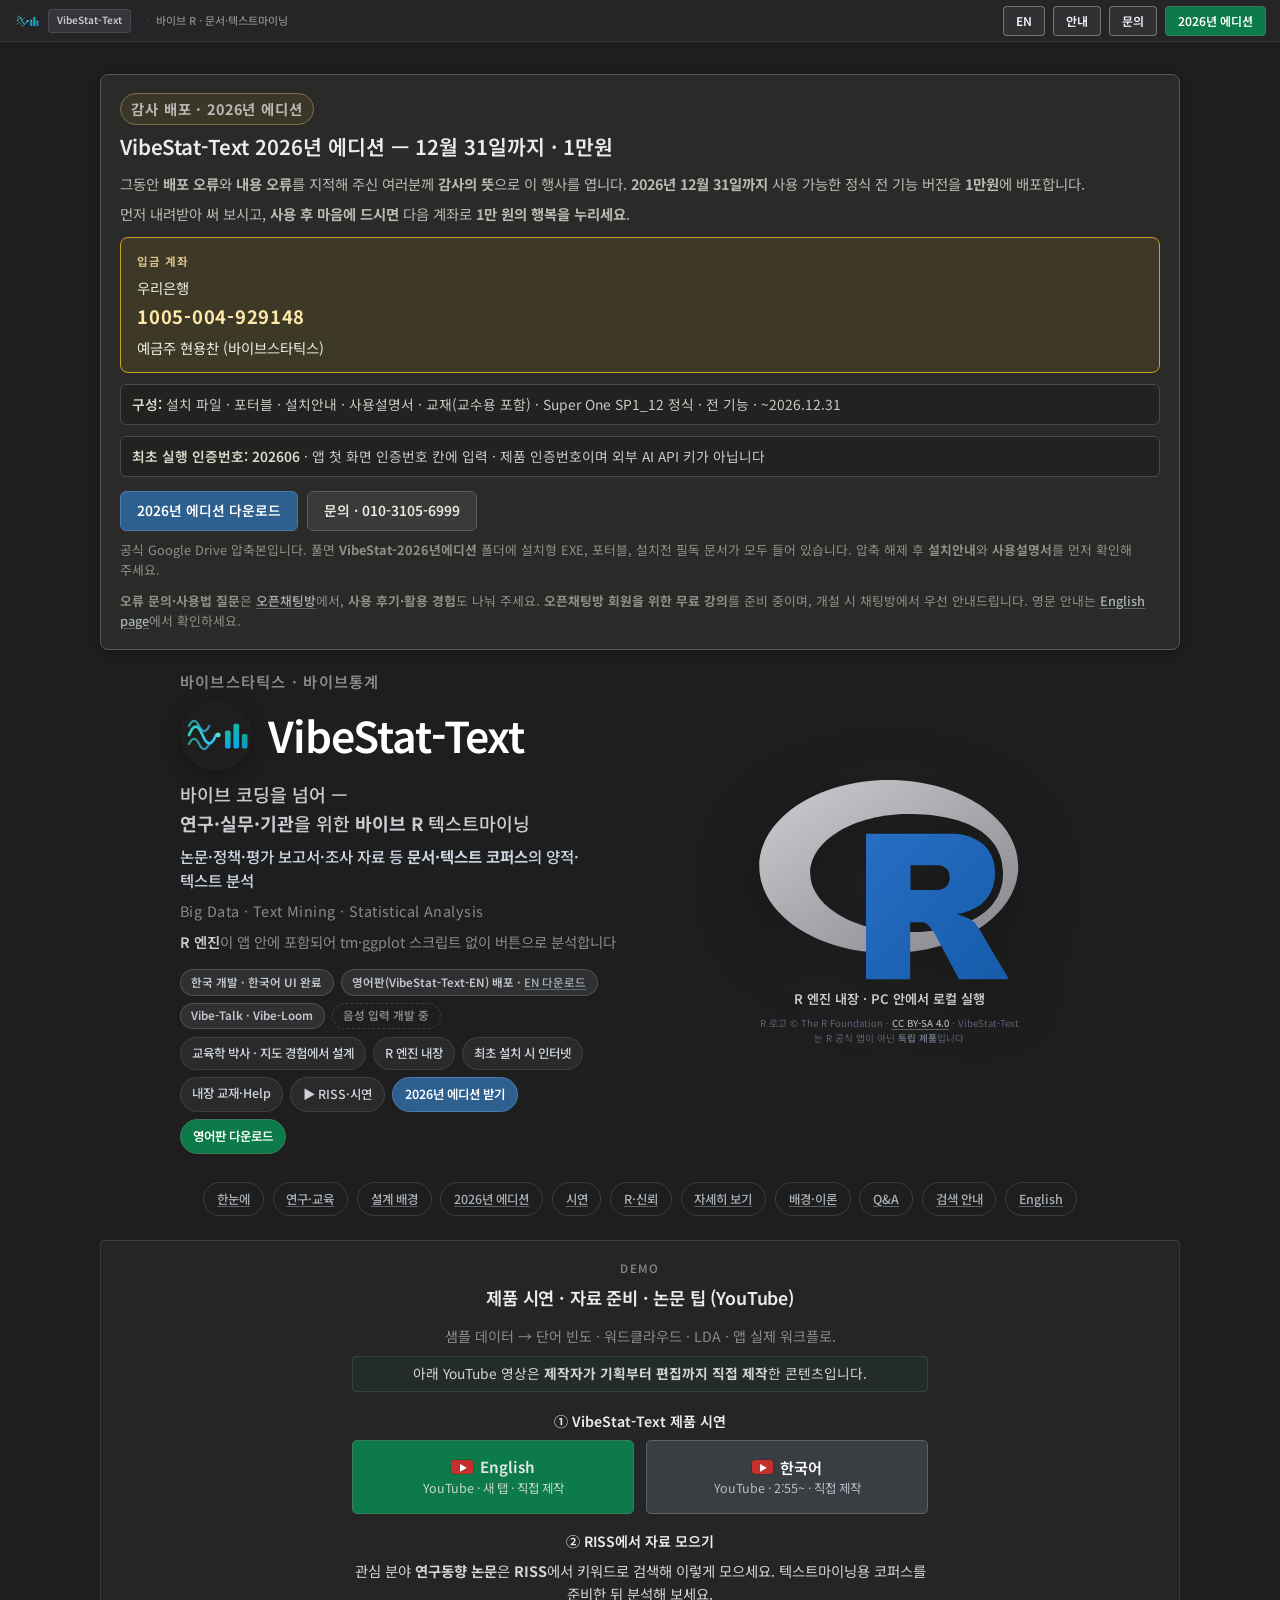
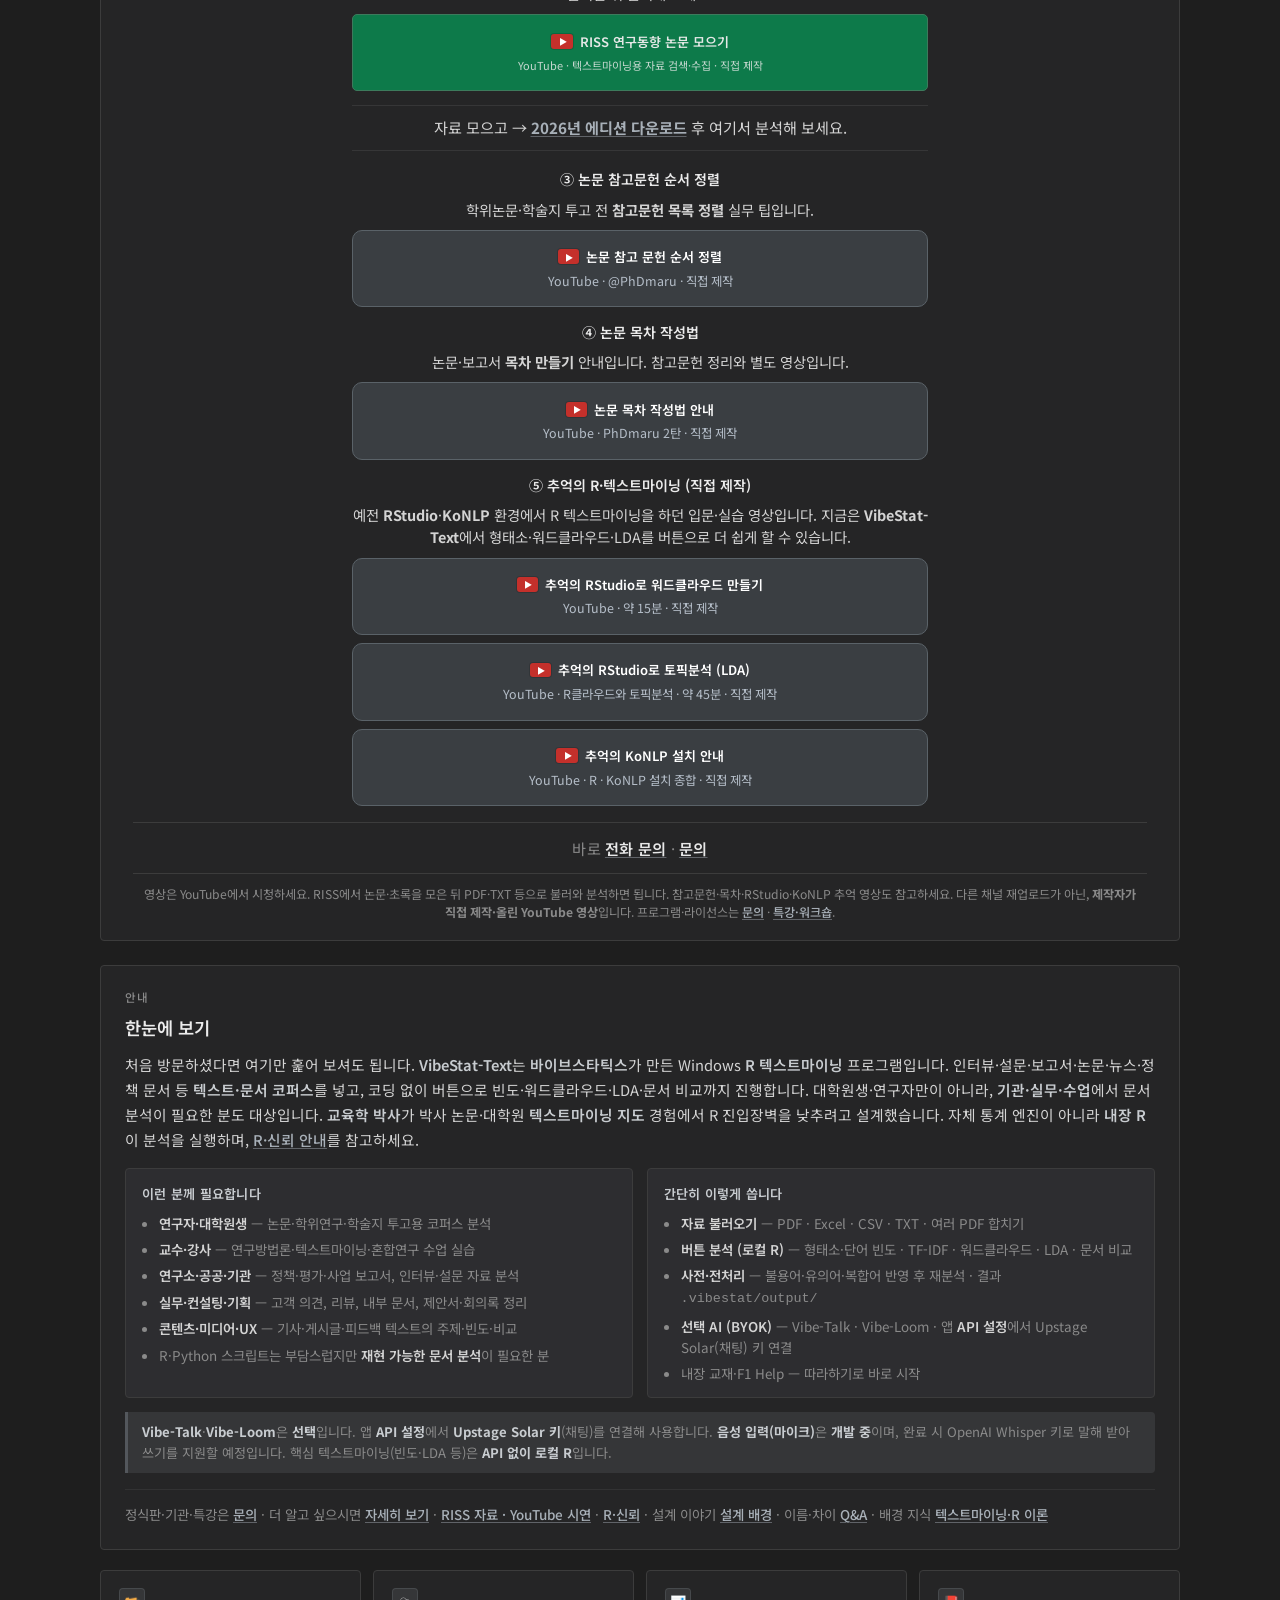
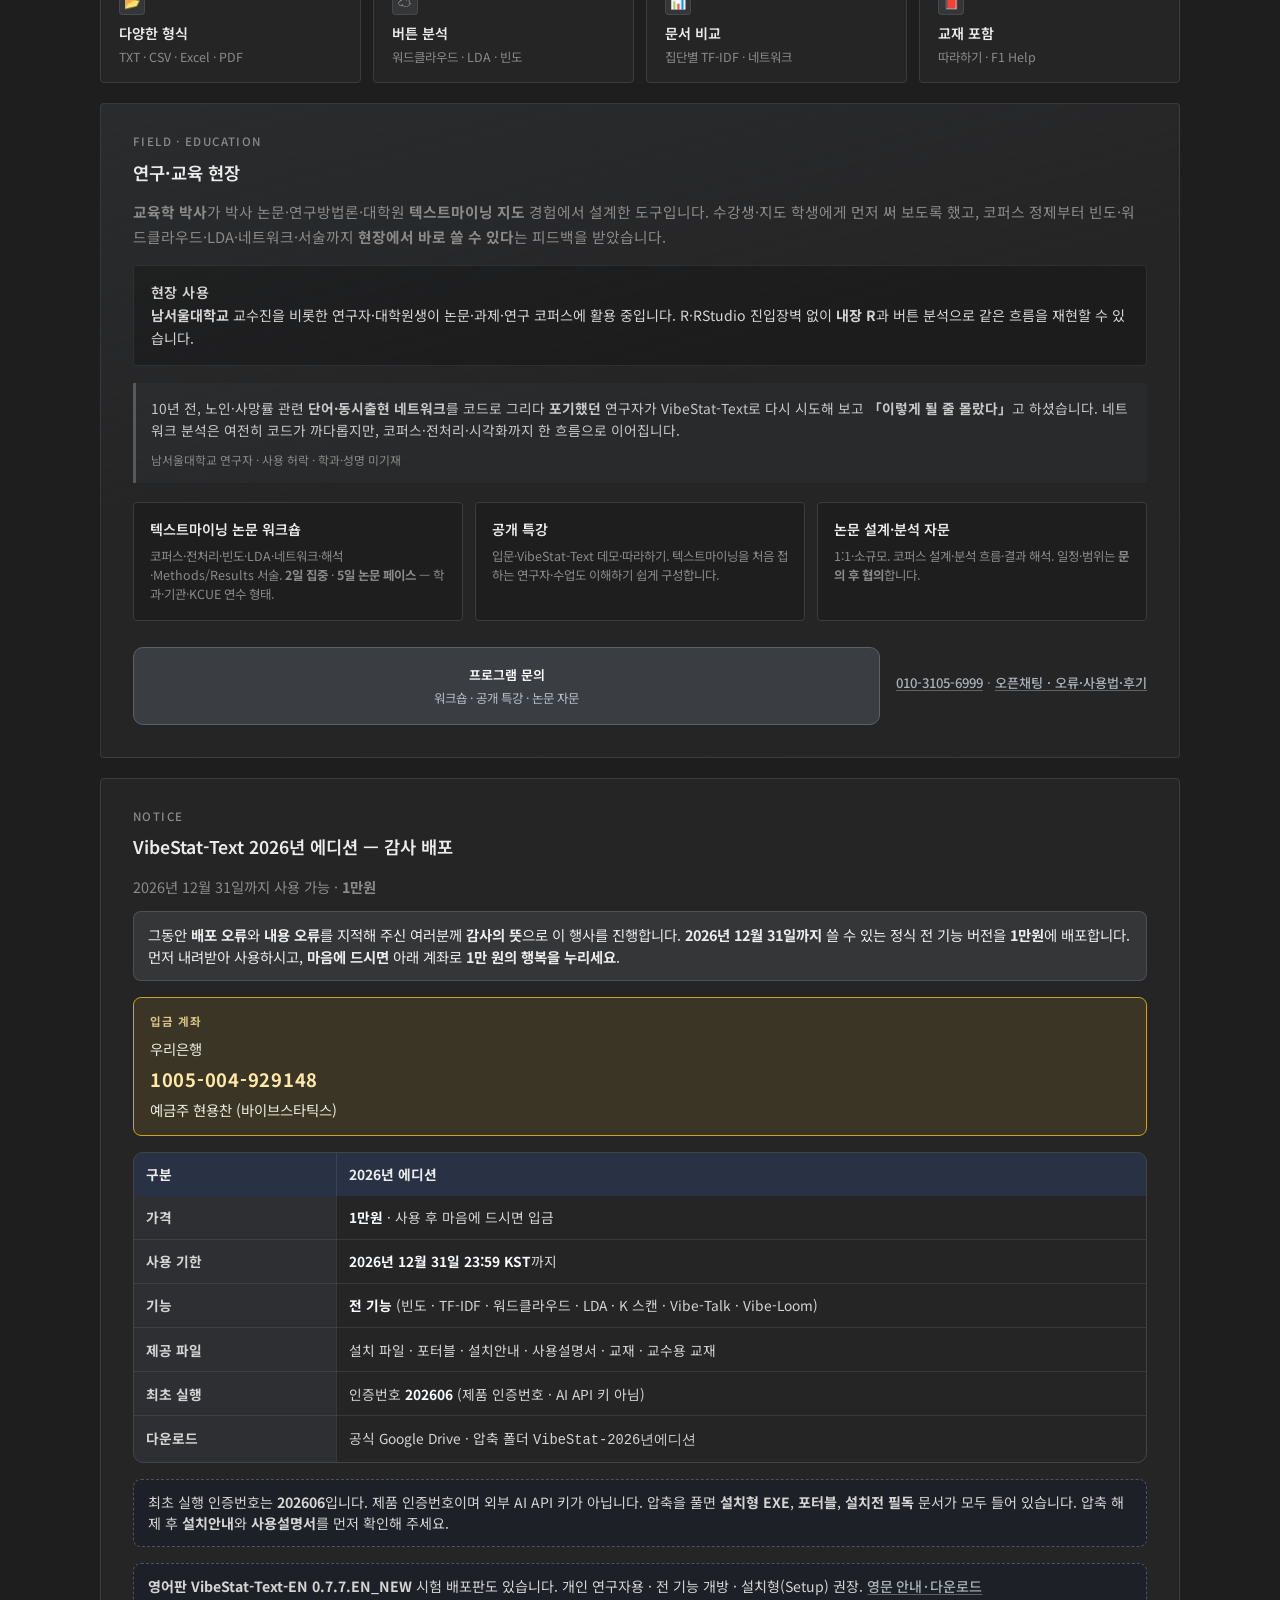
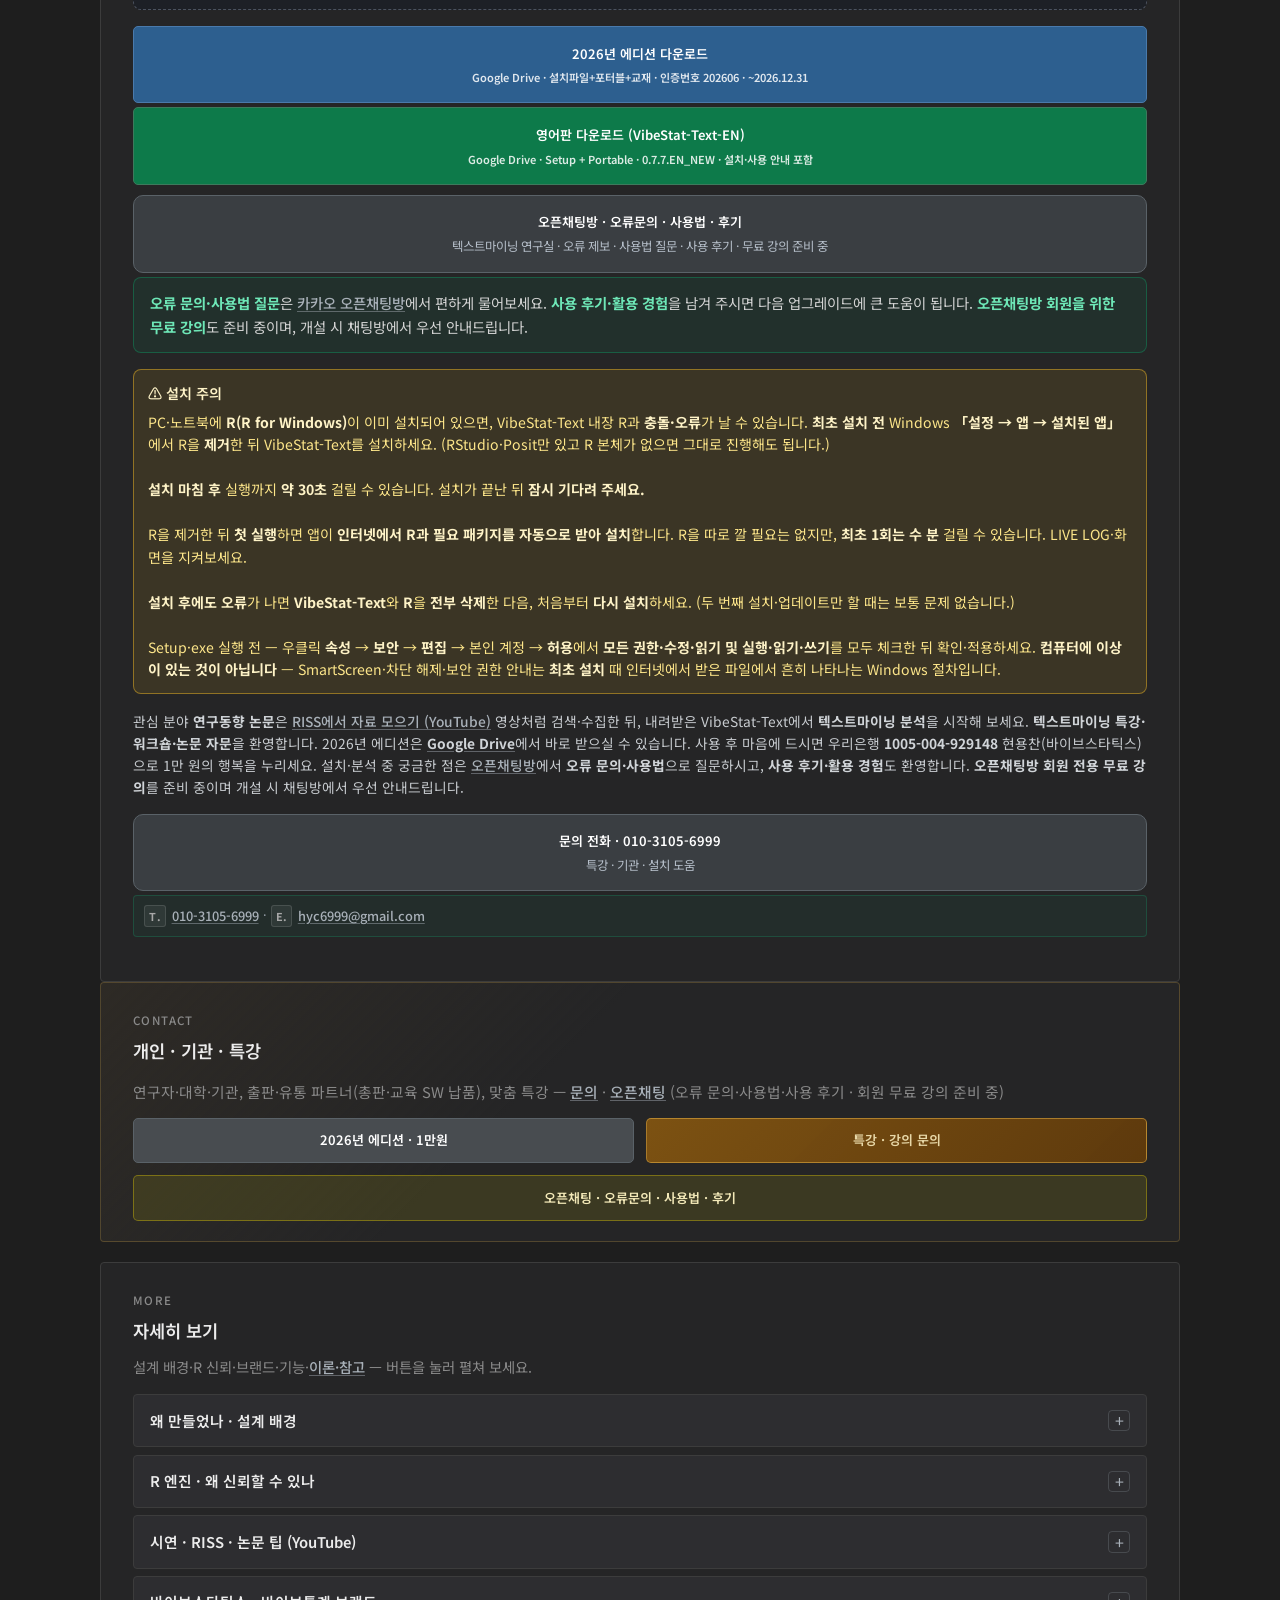
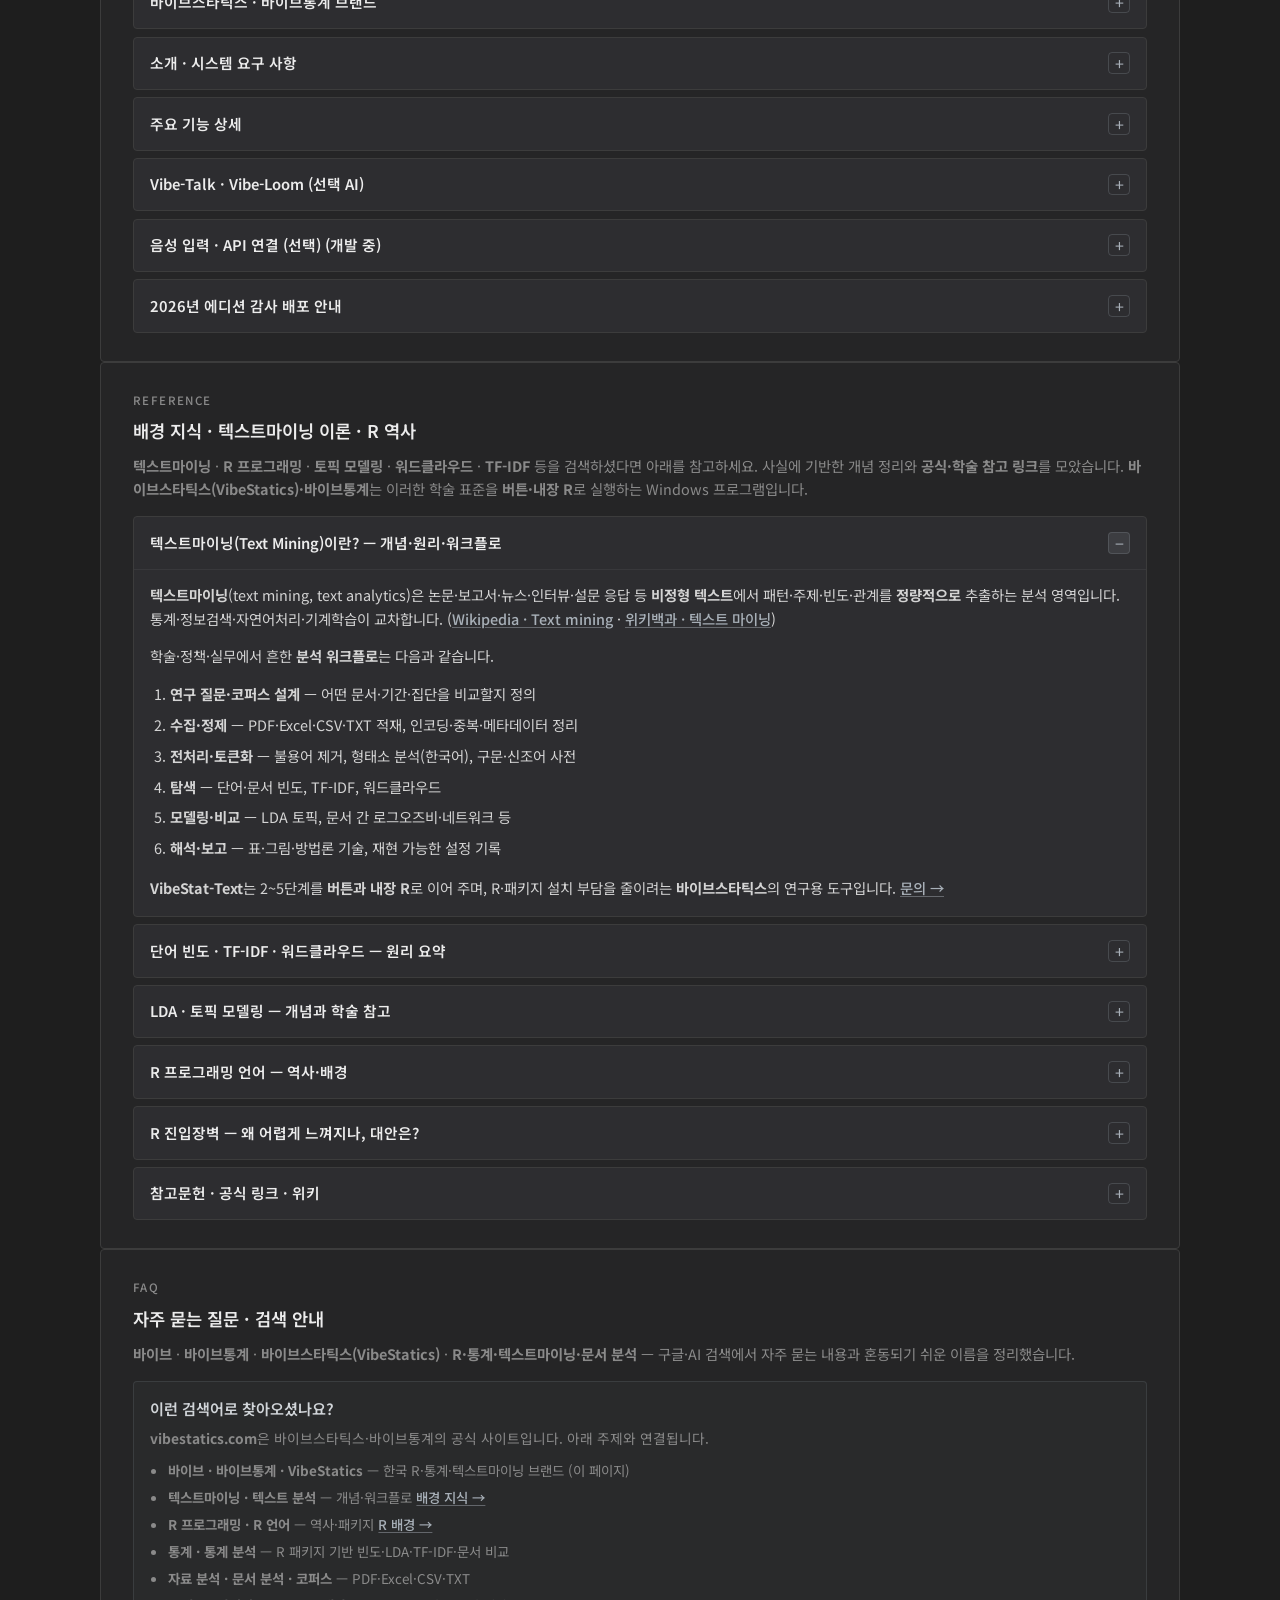
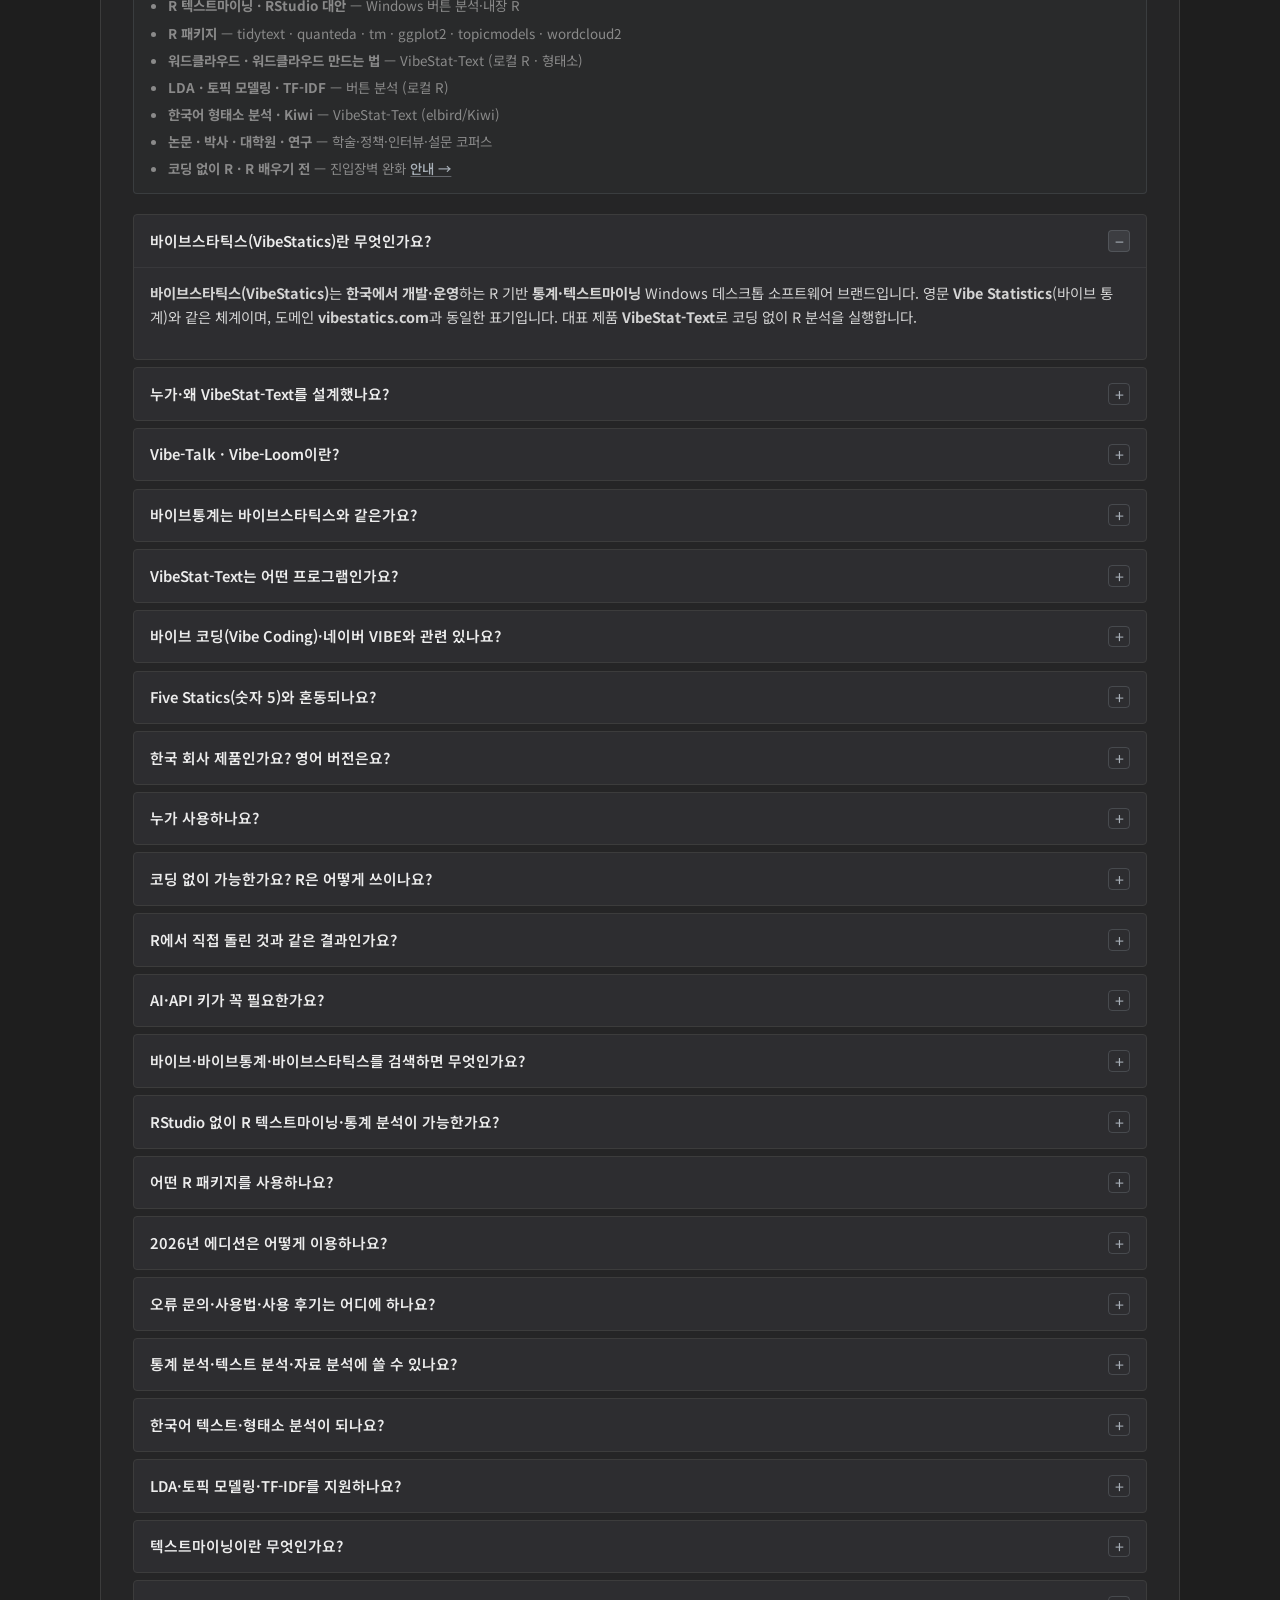
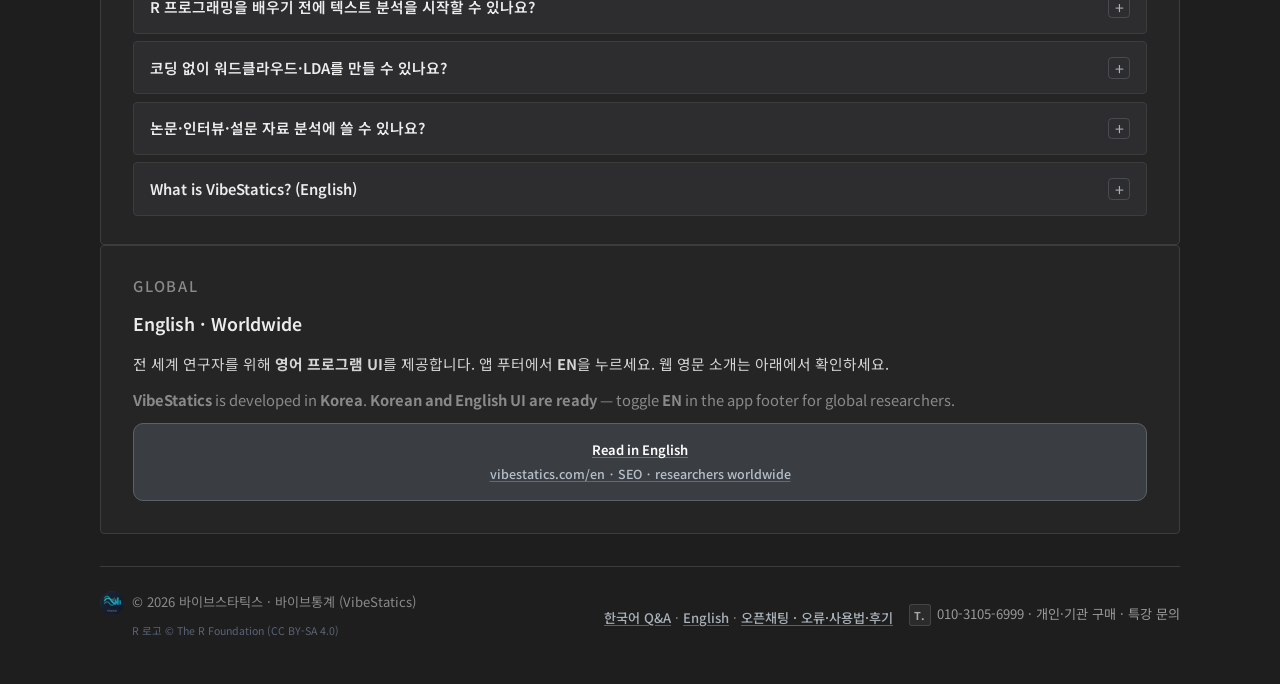
<file: index.html>
<!DOCTYPE html>
<html lang="ko">
<head>
  <meta charset="UTF-8" />
  <meta name="viewport" content="width=device-width, initial-scale=1.0" />
  <meta name="robots" content="index, follow" />
  <meta name="description" content="바이브스타틱스(VibeStatics)·바이브통계 — R·통계·텍스트마이닝·문서 분석 Windows 프로그램 VibeStat-Text. RStudio 없이 tidytext·quanteda·ggplot2 패키지로 로컬 분석. 워드클라우드·LDA·형태소 빈도. 연구·기관·실무. vibestatics.com" />
  <meta name="keywords" content="바이브스타틱스, 바이브통계, 바이브, VibeStatics, Vibe Statistics, VibeStat-Text, 바이브 R, R 텍스트마이닝, RStudio, R 패키지, tidytext, quanteda, ggplot2, topicmodels, 통계, 통계 분석, 텍스트마이닝, 텍스트 분석, 자료 분석, 문서 분석, 워드클라우드, 워드클라우드 만들기, LDA, 토픽 모델링, TF-IDF, 형태소 분석, 한국어 텍스트마이닝, Vibe-Talk, Vibe-Loom, 연구자, 논문, 대학원, 바이브 코딩" />
  <link rel="canonical" href="https://vibestatics.com/" />
  <link rel="alternate" hreflang="ko" href="https://vibestatics.com/" />
  <link rel="alternate" hreflang="en" href="https://vibestatics.com/en/" />
  <link rel="alternate" hreflang="x-default" href="https://vibestatics.com/" />
  <meta property="og:title" content="VibeStat-Text · 바이브통계 · 바이브스타틱스" />
  <meta property="og:description" content="바이브·바이브통계·VibeStatics — R·통계·텍스트 분석·문서 분석. 내장 R·R 패키지 로컬 실행. 워드클라우드·LDA·형태소·TF-IDF. 연구·기관·실무." />
  <meta property="og:url" content="https://vibestatics.com/" />
  <meta property="og:type" content="website" />
  <meta property="og:locale" content="ko_KR" />
  <meta property="og:locale:alternate" content="en_US" />
  <meta property="og:image" content="https://vibestatics.com/assets/app-icon.png?v=5" />
  <meta name="theme-color" content="#1e1e1e" />
  <title>바이브스타틱스 · VibeStatics | VibeStat-Text — R·통계 텍스트마이닝 · 워드클라우드 · 문서 분석</title>
  <link rel="preconnect" href="https://fonts.googleapis.com" />
  <link rel="preconnect" href="https://fonts.gstatic.com" crossorigin />
  <link href="https://fonts.googleapis.com/css2?family=Noto+Sans+KR:wght@400;500;600;700&display=swap" rel="stylesheet" />
  <link rel="icon" href="assets/app-icon.png?v=5" type="image/png" />
  <link rel="stylesheet" href="styles.css?v=98" />
  <script type="application/ld+json">
  {
    "@context": "https://schema.org",
    "@graph": [
      {
        "@type": "WebSite",
        "@id": "https://vibestatics.com/#website",
        "url": "https://vibestatics.com/",
        "name": "VibeStatics",
        "alternateName": ["바이브스타틱스", "바이브통계", "Vibe Statistics", "VibeStat-Text"],
        "publisher": { "@id": "https://vibestatics.com/#organization" },
        "inLanguage": ["ko", "en"]
      },
      {
        "@type": "Organization",
        "@id": "https://vibestatics.com/#organization",
        "name": "VibeStatics",
        "alternateName": ["바이브스타틱스", "바이브통계", "Vibe Statistics"],
        "url": "https://vibestatics.com/",
        "email": "hyc6999@gmail.com",
        "telephone": "+82-10-3105-6999",
        "description": "한국에서 개발한 R 기반 학술 텍스트마이닝·통계 분석 소프트웨어 브랜드(바이브통계). 한국어·영어 UI 완료.",
        "knowsAbout": [
          "R text mining",
          "statistical analysis",
          "word clouds",
          "LDA topic modeling",
          "Korean morphological analysis",
          "document analysis",
          "tidytext",
          "quanteda",
          "RStudio alternative"
        ]
      },
      {
        "@type": "WebPage",
        "@id": "https://vibestatics.com/#webpage",
        "url": "https://vibestatics.com/",
        "name": "바이브스타틱스 · VibeStat-Text — R·통계 텍스트마이닝",
        "description": "바이브·바이브통계·VibeStatics 공식 소개. R 패키지 기반 텍스트마이닝·통계·문서 분석.",
        "isPartOf": { "@id": "https://vibestatics.com/#website" },
        "about": { "@id": "https://vibestatics.com/#vibestat-text" },
        "inLanguage": "ko"
      },
      {
        "@type": "SoftwareApplication",
        "@id": "https://vibestatics.com/#vibestat-text",
        "name": "VibeStat-Text",
        "alternateName": ["바이브통계", "바이브 R", "VibeStatics Text Mining"],
        "applicationCategory": "EducationalApplication",
        "operatingSystem": "Windows 10, Windows 11",
        "inLanguage": ["ko", "en"],
        "offers": [
          {
            "@type": "Offer",
            "name": "VibeStat-Text 2026년 에디션",
            "price": "10000",
            "priceCurrency": "KRW",
            "description": "감사 배포 · 2026년 12월 31일까지 사용 가능 · 최초 실행 인증번호 202606 · 설치파일·포터블·교재·안내 포함 · 사용 후 마음에 드시면 우리은행 1005-004-929148 현용찬(바이브스타틱스)"
          }
        ],
        "publisher": { "@id": "https://vibestatics.com/#organization" },
        "description": "교육학 박사가 박사 논문·대학원 텍스트마이닝 지도 경험에서 설계. 워드클라우드, LDA, 형태소 빈도, 문서 비교, Vibe-Talk, Vibe-Loom. Korean and English UI ready (footer KO/EN toggle).",
        "featureList": [
          "한국어·영문 텍스트 문서 분석",
          "단어 빈도·TF-IDF",
          "워드클라우드",
          "LDA 토픽 모델링",
          "문서 비교",
          "한국어 형태소 분석(elbird/Kiwi)",
          "PDF·Excel·CSV·TXT 불러오기",
          "내장 R 엔진·R 코드 보기"
        ],
        "keywords": "바이브, 바이브통계, 바이브스타틱스, VibeStatics, R 텍스트마이닝, RStudio, R packages, tidytext, quanteda, ggplot2, 통계, 통계 분석, 텍스트 분석, 문서 분석, 워드클라우드, LDA"
      },
      {
        "@type": "FAQPage",
        "@id": "https://vibestatics.com/#faq",
        "mainEntity": [
          {
            "@type": "Question",
            "name": "바이브스타틱스(VibeStatics)란?",
            "acceptedAnswer": {
              "@type": "Answer",
              "text": "바이브스타틱스(VibeStatics)는 한국에서 개발·운영하는 R 기반 통계·텍스트마이닝 Windows 소프트웨어 브랜드입니다. 대표 제품은 VibeStat-Text입니다."
            }
          },
          {
            "@type": "Question",
            "name": "바이브통계는 바이브스타틱스와 같은가요?",
            "acceptedAnswer": {
              "@type": "Answer",
              "text": "네, 같습니다. 바이브통계는 바이브스타틱스의 한국어 약칭이며 고유 상호·제품 브랜드를 가리킵니다."
            }
          },
          {
            "@type": "Question",
            "name": "누가·왜 VibeStat-Text를 설계했나요?",
            "acceptedAnswer": {
              "@type": "Answer",
              "text": "교육학 박사가 박사 논문과 대학원 텍스트마이닝 지도 경험을 바탕으로 설계했습니다. R·패키지·스크립트 진입장벽을 직접 겪고 지도 현장에서도 같은 어려움이 반복되어, 연구자가 코퍼스·질문·해석에 집중하도록 버튼·내장 R·교재를 갖춘 도구를 만들었습니다."
            }
          },
          {
            "@type": "Question",
            "name": "Vibe-Talk과 Vibe-Loom이란?",
            "acceptedAnswer": {
              "@type": "Answer",
              "text": "Vibe-Talk은 대화형 분석 도우미, Vibe-Loom은 논문·보고서 서술 직조를 돕는 선택 AI 기능입니다. 본인 API 키(BYOK)로 사용하며, 핵심 텍스트마이닝은 API 없이 로컬 R로 실행됩니다. 마이크 음성 입력(OpenAI Whisper)은 개발 중입니다."
            }
          },
          {
            "@type": "Question",
            "name": "VibeStat-Text는 어떤 프로그램인가요?",
            "acceptedAnswer": {
              "@type": "Answer",
              "text": "연구·기관·실무용 텍스트마이닝 Windows 프로그램입니다. PDF·Excel·CSV·TXT를 불러와 단어 빈도·워드클라우드·LDA·문서 비교를 버튼으로 실행하며, R 엔진이 앱에 내장되어 로컬 PC에서 동작합니다."
            }
          },
          {
            "@type": "Question",
            "name": "누가 사용하나요?",
            "acceptedAnswer": {
              "@type": "Answer",
              "text": "연구자·대학원생, 교수·강사, 연구소·공공·기관, 실무·컨설팅·콘텐츠·미디어 등 문서·텍스트 코퍼스 분석이 필요한 분을 위한 도구입니다."
            }
          },
          {
            "@type": "Question",
            "name": "바이브 코딩·네이버 VIBE와 다른가요?",
            "acceptedAnswer": {
              "@type": "Answer",
              "text": "네. 바이브스타틱스는 바이브 코딩(AI 코드 생성)이나 네이버 VIBE(음원)와 무관한 독립 데스크톱 연구 소프트웨어 브랜드입니다."
            }
          },
          {
            "@type": "Question",
            "name": "Five Statics(숫자 5)와 혼동되나요?",
            "acceptedAnswer": {
              "@type": "Answer",
              "text": "VibeStatics는 Five Statics가 아닙니다. Vibe(연구 몰입·분석의 흐름)와 Statistics(통계)의 합성어이며 vibestatics.com 도메인과 같은 표기입니다."
            }
          },
          {
            "@type": "Question",
            "name": "코딩 없이 R 텍스트마이닝이 가능한가요?",
            "acceptedAnswer": {
              "@type": "Answer",
              "text": "핵심 분석은 버튼으로 실행됩니다. tm·ggplot 등 R 스크립트를 직접 작성하지 않아도 빈도·워드클라우드·LDA·문서 비교가 가능하며, R 엔진은 앱에 내장되어 PC에서 로컬 실행됩니다."
            }
          },
          {
            "@type": "Question",
            "name": "AI·API 키가 꼭 필요한가요?",
            "acceptedAnswer": {
              "@type": "Answer",
              "text": "아니요. 핵심 텍스트마이닝은 API 키 없이 로컬 R로 실행됩니다. Vibe-Talk·Vibe-Loom은 선택이며, 앱 API 설정에서 Upstage Solar(채팅) 키를 연결합니다. 음성 입력(마이크·Whisper)은 개발 중입니다."
            }
          },
          {
            "@type": "Question",
            "name": "R에서 직접 분석한 것과 같은가요?",
            "acceptedAnswer": {
              "@type": "Answer",
              "text": "핵심 텍스트마이닝은 사용자 PC의 R(Rscript)에서 tidytext·quanteda·topicmodels 등 학술용 패키지로 실행됩니다. 버튼은 UI이며, R 코드·콘솔을 열람할 수 있습니다. 패키지 버전·전처리·시드 설정에 따라 숫자는 달라질 수 있으나, 연산 경로는 표준 R입니다."
            }
          },
          {
            "@type": "Question",
            "name": "영어 UI는 사용할 수 있나요?",
            "acceptedAnswer": {
              "@type": "Answer",
              "text": "네. VibeStat-Text 앱 푸터에서 EN을 누르면 영어 UI·F1 Help·Greenfield 순서 안내를 사용할 수 있습니다. 한국어·영어 UI 모두 완료되었습니다."
            }
          },
          {
            "@type": "Question",
            "name": "바이브·바이브통계·바이브스타틱스를 검색하면 무엇인가요?",
            "acceptedAnswer": {
              "@type": "Answer",
              "text": "바이브스타틱스(VibeStatics)·바이브통계는 같은 한국 R·통계·텍스트마이닝 소프트웨어 브랜드입니다. vibestatics.com이 공식 사이트이며 대표 제품은 VibeStat-Text입니다. 바이브 코딩(AI 코드 생성)이나 네이버 VIBE(음원)와는 무관합니다."
            }
          },
          {
            "@type": "Question",
            "name": "RStudio 없이 R 텍스트마이닝·통계 분석이 가능한가요?",
            "acceptedAnswer": {
              "@type": "Answer",
              "text": "네. VibeStat-Text는 RStudio를 따로 설치하지 않아도 Windows에서 버튼으로 R 텍스트마이닝·통계 분석을 실행합니다. R 엔진과 tidytext·quanteda·ggplot2·topicmodels 등 R 패키지가 앱에 내장되어 PC에서 로컬로 동작합니다. R 코드·콘솔 보기도 가능합니다."
            }
          },
          {
            "@type": "Question",
            "name": "어떤 R 패키지를 사용하나요?",
            "acceptedAnswer": {
              "@type": "Answer",
              "text": "텍스트마이닝·통계 분석에 tm·tidytext·quanteda·topicmodels·wordcloud2·ggplot2 등 학술 현장에서 쓰이는 표준 R 패키지를 사용합니다. 버튼은 UI이며 실제 연산은 사용자 PC의 R(Rscript)에서 실행됩니다. LIVE LOG·콘솔에서 사용 패키지를 확인할 수 있습니다."
            }
          },
          {
            "@type": "Question",
            "name": "2026년 에디션은 어떻게 이용하나요?",
            "acceptedAnswer": {
              "@type": "Answer",
              "text": "그동안 배포 오류와 내용 오류를 지적해 주신 분들께 감사의 뜻으로, 2026년 12월 31일까지 사용 가능한 VibeStat-Text 2026년 에디션(전 기능)을 1만원에 배포합니다. Google Drive에서 바로 내려받으며 설치파일·포터블·설치안내·사용설명서·교재가 모두 들어 있습니다. 최초 실행 인증번호는 202606입니다(제품 인증번호이며 외부 AI API 키가 아닙니다). 사용 후 마음에 드시면 우리은행 1005-004-929148 현용찬(바이브스타틱스)으로 1만 원의 행복을 누리세요."
            }
          },
          {
            "@type": "Question",
            "name": "통계 분석·텍스트 분석·자료 분석에 쓸 수 있나요?",
            "acceptedAnswer": {
              "@type": "Answer",
              "text": "네. 논문·정책 보고서·설문·인터뷰·뉴스·기사 등 텍스트·문서 코퍼스의 빈도·워드클라우드·LDA 토픽·TF-IDF·문서 비교 등 양적·텍스트 분석에 사용합니다. 연구자·대학원생·교수·기관·실무자를 위한 R 기반 통계·텍스트마이닝 도구입니다."
            }
          },
          {
            "@type": "Question",
            "name": "한국어 텍스트·형태소 분석이 되나요?",
            "acceptedAnswer": {
              "@type": "Answer",
              "text": "VibeStat-Text에서는 elbird(Kiwi) 등 한국어 형태소 분석기로 단어 빈도·워드클라우드·LDA를 실행합니다."
            }
          },
          {
            "@type": "Question",
            "name": "LDA·토픽 모델링·TF-IDF를 지원하나요?",
            "acceptedAnswer": {
              "@type": "Answer",
              "text": "네. VibeStat-Text에서 LDA 토픽 모델링·TF-IDF·단어 빈도·워드클라우드·문서 비교를 버튼으로 실행합니다. topicmodels·tidytext·quanteda 등 R 패키지로 로컬 PC에서 처리됩니다."
            }
          },
          {
            "@type": "Question",
            "name": "텍스트마이닝이란 무엇인가요?",
            "acceptedAnswer": {
              "@type": "Answer",
              "text": "텍스트마이닝은 논문·보고서·인터뷰·설문 등 비정형 텍스트에서 빈도·주제·패턴을 정량적으로 추출하는 분석입니다. VibeStat-Text는 빈도·TF-IDF·워드클라우드·LDA·문서 비교를 내장 R로 실행하는 바이브스타틱스 제품입니다."
            }
          },
          {
            "@type": "Question",
            "name": "R 프로그래밍을 배우기 전에 텍스트 분석을 시작할 수 있나요?",
            "acceptedAnswer": {
              "@type": "Answer",
              "text": "VibeStat-Text는 R 스크립트 없이 버튼으로 빈도·워드클라우드·LDA를 실행합니다. 내부는 표준 R 패키지(tidytext·quanteda·topicmodels 등)이며 R 코드·콘솔 열람이 가능합니다."
            }
          },
          {
            "@type": "Question",
            "name": "코딩 없이 워드클라우드·LDA를 만들 수 있나요?",
            "acceptedAnswer": {
              "@type": "Answer",
              "text": "네. VibeStat-Text에서 자료를 불러온 뒤 형태소 분석·빈도·워드클라우드·LDA를 버튼으로 실행합니다. 연산은 PC 안의 내장 R에서 로컬로 처리됩니다."
            }
          },
          {
            "@type": "Question",
            "name": "R 프로그래밍 언어는 어떤 배경에서 만들어졌나요?",
            "acceptedAnswer": {
              "@type": "Answer",
              "text": "R은 1990년대 Ross Ihaka·Robert Gentleman(뉴질랜드 오클랜드 대학)이 개발한 오픈 소스 통계 언어입니다. 1995년 공개, The R Foundation(2000)이 관리합니다. 학술 통계·텍스트마이닝 패키지 생태계(CRAN)가 큽니다."
            }
          }
        ]
      }
    ]
  }
  </script>
  <script async src="https://www.googletagmanager.com/gtag/js?id=G-GG4RV46FB1"></script>
  <script>
    window.dataLayer = window.dataLayer || [];
    function gtag(){dataLayer.push(arguments);}
    gtag("js", new Date());
    gtag("config", "G-GG4RV46FB1");
  </script>
</head>
<body>
  <a class="skip-link" href="#main">본문으로 건너뛰기</a>

  <header class="app-bar">
    <div class="app-bar-left">
      <img src="assets/vibestatics-mark.svg?v=3" alt="" class="app-icon" width="26" height="26" />
      <span class="brand-mark">VibeStat-Text</span>
      <span class="app-bar-slogan">바이브 R · 문서·텍스트마이닝</span>
    </div>
    <div class="app-bar-right">
      <a class="app-bar-cta app-bar-cta-ghost" href="en/" hreflang="en" lang="en">EN</a>
      <a class="app-bar-cta app-bar-cta-ghost" href="#guide">안내</a>
      <a class="app-bar-cta app-bar-cta-ghost" href="#contact">문의</a>
      <a class="app-bar-cta" href="#download">2026년 에디션</a>
    </div>
  </header>

  <main class="page" id="main">
    <header class="hero">
      <div class="hero-free-trial" role="region" aria-label="2026년 에디션 감사 배포 안내">
        <p class="hero-free-trial-kicker">감사 배포 · 2026년 에디션</p>
        <h2>VibeStat-Text 2026년 에디션 — 12월 31일까지 · 1만원</h2>
        <p>
          그동안 <strong>배포 오류</strong>와 <strong>내용 오류</strong>를 지적해 주신 여러분께
          <strong>감사의 뜻</strong>으로 이 행사를 엽니다.
          <strong>2026년 12월 31일까지</strong> 사용 가능한 정식 전 기능 버전을
          <strong>1만원</strong>에 배포합니다.
        </p>
        <p>
          먼저 내려받아 써 보시고, <strong>사용 후 마음에 드시면</strong>
          다음 계좌로 <strong>1만 원의 행복을 누리세요</strong>.
        </p>
        <div class="bank-box" role="group" aria-label="입금 계좌">
          <p class="bank-box-label">입금 계좌</p>
          <p class="bank-box-bank">우리은행</p>
          <p class="bank-box-num">1005-004-929148</p>
          <p class="bank-box-name">예금주 현용찬 (바이브스타틱스)</p>
        </div>
        <p class="hero-free-trial-meta">
          <strong>구성:</strong> 설치 파일 · 포터블 · 설치안내 · 사용설명서 · 교재(교수용 포함)
          · Super One SP1_12 정식 · 전 기능 · ~2026.12.31
        </p>
        <p class="hero-free-trial-meta">
          <strong>최초 실행 인증번호:</strong> <strong>202606</strong>
          · 앱 첫 화면 인증번호 칸에 입력 · 제품 인증번호이며 외부 AI API 키가 아닙니다
        </p>
        <div class="hero-free-trial-actions">
          <a
            class="hero-free-trial-btn hero-free-trial-btn-ko"
            href="https://drive.google.com/file/d/1_cbd0NpLUossLZuX8n1BC9wk6oAOP1hy/view?usp=sharing"
            target="_blank"
            rel="noopener noreferrer"
          >2026년 에디션 다운로드</a>
          <a
            class="hero-free-trial-btn"
            href="tel:01031056999"
          >문의 · 010-3105-6999</a>
        </div>
        <p class="hero-free-trial-note">
          공식 Google Drive 압축본입니다. 풀면 <strong>VibeStat-2026년에디션</strong> 폴더에
          설치형 EXE, 포터블, 설치전 필독 문서가 모두 들어 있습니다.
          압축 해제 후 <strong>설치안내</strong>와 <strong>사용설명서</strong>를 먼저 확인해 주세요.
        </p>
        <p class="hero-free-trial-note hero-free-trial-community">
          <strong>오류 문의·사용법 질문</strong>은 <a href="https://open.kakao.com/o/gbsK4wCi" target="_blank" rel="noopener noreferrer">오픈채팅방</a>에서,
          <strong>사용 후기·활용 경험</strong>도 나눠 주세요.
          <strong>오픈채팅방 회원을 위한 무료 강의</strong>를 준비 중이며, 개설 시 채팅방에서 우선 안내드립니다.
          영문 안내는 <a href="en/#download" hreflang="en" lang="en">English page</a>에서 확인하세요.
        </p>
      </div>
      <div class="hero-grid">
        <div class="hero-copy">
          <p class="hero-brand-ko">바이브스타틱스 · 바이브통계</p>
          <div class="hero-title-row">
            <img src="assets/vibestatics-mark.svg?v=3" alt="" class="hero-icon" width="72" height="72" />
            <h1>VibeStat-Text</h1>
          </div>
          <p class="hero-motto">
            <span class="hero-motto-line">바이브 코딩을 넘어 —</span>
            <span class="hero-motto-line"><strong>연구·실무·기관</strong>을 위한 <strong>바이브 R</strong> 텍스트마이닝</span>
          </p>
          <p class="hero-research">논문·정책·평가 보고서·조사 자료 등 <strong>문서·텍스트 코퍼스</strong>의 양적·텍스트 분석</p>
          <p class="hero-tagline">Big Data · Text Mining · Statistical Analysis</p>
          <p class="hero-audience"><strong>R 엔진</strong>이 앱 안에 포함되어 tm·ggplot 스크립트 없이 버튼으로 분석합니다</p>
          <div class="status-pills" role="list" aria-label="언어·개발 현황">
            <span class="status-pill status-pill-done" role="listitem">한국 개발 · 한국어 UI 완료</span>
            <span class="status-pill status-pill-done" role="listitem">영어판(VibeStat-Text-EN) 배포 · <a href="en/#download" hreflang="en" lang="en">EN 다운로드</a></span>
            <span class="status-pill status-pill-done" role="listitem">Vibe-Talk · Vibe-Loom</span>
            <span class="status-pill status-pill-soon" role="listitem">음성 입력 개발 중</span>
          </div>
          <ul class="hero-chips">
            <li>교육학 박사 · 지도 경험에서 설계</li>
            <li>R 엔진 내장</li>
            <li>최초 설치 시 인터넷</li>
            <li>내장 교재·Help</li>
            <li class="hero-chip hero-chip-try"><a href="#video" class="hero-chip-link">▶ RISS·시연</a></li>
            <li class="hero-chip hero-chip-cta-ko"><a href="#download" class="hero-chip-link">2026년 에디션 받기</a></li>
            <li class="hero-chip hero-chip-cta-en"><a href="en/#download" class="hero-chip-link" hreflang="en" lang="en">영어판 다운로드</a></li>
          </ul>
        </div>
        <div class="hero-preview-wrap">
          <figure class="hero-preview" aria-labelledby="hero-r-caption">
            <img src="assets/r-logo-official.svg" alt="R 로고 (The R Foundation)" width="724" height="561" />
            <p class="hero-r-engine">R 엔진 내장 · PC 안에서 로컬 실행</p>
            <figcaption class="hero-r-credit" id="hero-r-caption">
              R 로고 © The R Foundation ·
              <a href="https://creativecommons.org/licenses/by-sa/4.0/" rel="license noopener">CC BY-SA 4.0</a>
              · VibeStat-Text는 R 공식 앱이 아닌 <strong>독립 제품</strong>입니다
            </figcaption>
          </figure>
        </div>
      </div>
    </header>

    <nav class="page-nav" aria-label="페이지 안내">
      <a href="#guide">한눈에</a>
      <a href="#programs">연구·교육</a>
      <a href="#origin">설계 배경</a>
      <a href="#download">2026년 에디션</a>
      <a href="#video">시연</a>
      <a href="#trust-r">R·신뢰</a>
      <a href="#more">자세히 보기</a>
      <a href="#primer">배경·이론</a>
      <a href="#faq">Q&amp;A</a>
      <a href="#search-topics">검색 안내</a>
      <a href="en/" hreflang="en" lang="en">English</a>
    </nav>

    <section class="card video-spot" id="video" aria-labelledby="demo-heading">
      <header class="demo-duo-header">
        <p class="card-eyebrow">Demo</p>
        <h2 id="demo-heading" class="demo-duo-title">제품 시연 · 자료 준비 · 논문 팁 (YouTube)</h2>
        <p class="demo-duo-lead">
          샘플 데이터 → 단어 빈도 · 워드클라우드 · LDA · 앱 실제 워크플로.
        </p>
        <p class="demo-self-made-note" role="note">
          아래 YouTube 영상은 <strong>제작자가 기획부터 편집까지 직접 제작</strong>한 콘텐츠입니다.
        </p>
      </header>

      <p class="demo-duo-subtitle">① VibeStat-Text 제품 시연</p>
      <div class="demo-youtube-actions">
        <a
          class="btn btn-zip"
          href="https://youtu.be/WgufmI_5kX8"
          target="_blank"
          rel="noopener noreferrer"
        >
          <span class="btn-label"><span class="yt-mark" aria-hidden="true">▶</span> English</span>
          <span class="btn-meta">YouTube · 새 탭 · 직접 제작</span>
        </a>
        <a
          class="btn btn-secondary-outline"
          href="https://youtu.be/WgufmI_5kX8?t=175"
          target="_blank"
          rel="noopener noreferrer"
        >
          <span class="btn-label"><span class="yt-mark" aria-hidden="true">▶</span> 한국어</span>
          <span class="btn-meta">YouTube · 2:55~ · 직접 제작</span>
        </a>
      </div>

      <p class="demo-duo-subtitle">② RISS에서 자료 모으기</p>
      <p class="demo-riss-lead">
        관심 분야 <strong>연구동향 논문</strong>은 <strong>RISS</strong>에서 키워드로 검색해 이렇게 모으세요.
        텍스트마이닝용 코퍼스를 준비한 뒤 분석해 보세요.
      </p>
      <a
        class="btn btn-zip btn-full demo-riss-btn"
        href="https://youtu.be/raVSDAsOsG8"
        target="_blank"
        rel="noopener noreferrer"
      >
        <span class="btn-label"><span class="yt-mark" aria-hidden="true">▶</span> RISS 연구동향 논문 모으기</span>
        <span class="btn-meta">YouTube · 텍스트마이닝용 자료 검색·수집 · 직접 제작</span>
      </a>

      <p class="demo-flow-line">
        자료 모으고 → <a href="#download"><strong>2026년 에디션 다운로드</strong></a> 후 여기서 분석해 보세요.
      </p>

      <p class="demo-duo-subtitle">③ 논문 참고문헌 순서 정렬</p>
      <p class="demo-riss-lead">
        학위논문·학술지 투고 전 <strong>참고문헌 목록 정렬</strong> 실무 팁입니다.
      </p>
      <a
        class="btn btn-secondary-outline btn-full demo-riss-btn"
        href="https://youtu.be/Qu7rHZ--nWI"
        target="_blank"
        rel="noopener noreferrer"
      >
        <span class="btn-label"><span class="yt-mark" aria-hidden="true">▶</span> 논문 참고 문헌 순서 정렬</span>
        <span class="btn-meta">YouTube · @PhDmaru · 직접 제작</span>
      </a>

      <p class="demo-duo-subtitle">④ 논문 목차 작성법</p>
      <p class="demo-riss-lead">
        논문·보고서 <strong>목차 만들기</strong> 안내입니다. 참고문헌 정리와 별도 영상입니다.
      </p>
      <a
        class="btn btn-secondary-outline btn-full demo-riss-btn"
        href="https://youtu.be/BbFxSxg0eBU"
        target="_blank"
        rel="noopener noreferrer"
      >
        <span class="btn-label"><span class="yt-mark" aria-hidden="true">▶</span> 논문 목차 작성법 안내</span>
        <span class="btn-meta">YouTube · PhDmaru 2탄 · 직접 제작</span>
      </a>

      <p class="demo-duo-subtitle">⑤ 추억의 R·텍스트마이닝 (직접 제작)</p>
      <p class="demo-riss-lead">
        예전 <strong>RStudio</strong>·<strong>KoNLP</strong> 환경에서 R 텍스트마이닝을 하던 입문·실습 영상입니다.
        지금은 <strong>VibeStat-Text</strong>에서 형태소·워드클라우드·LDA를 버튼으로 더 쉽게 할 수 있습니다.
      </p>
      <a
        class="btn btn-secondary-outline btn-full demo-riss-btn"
        href="https://youtu.be/8279WvOAPXs"
        target="_blank"
        rel="noopener noreferrer"
      >
        <span class="btn-label"><span class="yt-mark" aria-hidden="true">▶</span> 추억의 RStudio로 워드클라우드 만들기</span>
        <span class="btn-meta">YouTube · 약 15분 · 직접 제작</span>
      </a>
      <a
        class="btn btn-secondary-outline btn-full demo-riss-btn"
        href="https://youtu.be/tfK-uUIwrPw"
        target="_blank"
        rel="noopener noreferrer"
      >
        <span class="btn-label"><span class="yt-mark" aria-hidden="true">▶</span> 추억의 RStudio로 토픽분석 (LDA)</span>
        <span class="btn-meta">YouTube · R클라우드와 토픽분석 · 약 45분 · 직접 제작</span>
      </a>
      <a
        class="btn btn-secondary-outline btn-full demo-riss-btn"
        href="https://youtu.be/f-58_cwwFn8"
        target="_blank"
        rel="noopener noreferrer"
      >
        <span class="btn-label"><span class="yt-mark" aria-hidden="true">▶</span> 추억의 KoNLP 설치 안내</span>
        <span class="btn-meta">YouTube · R · KoNLP 설치 종합 · 직접 제작</span>
      </a>

      <p class="demo-contact-line">
        바로 <a href="tel:01031056999"><strong>전화 문의</strong></a>
        · <a href="#contact"><strong>문의</strong></a>
      </p>
      <p class="demo-duo-footnote">
        영상은 YouTube에서 시청하세요. RISS에서 논문·초록을 모은 뒤 PDF·TXT 등으로 불러와 분석하면 됩니다.
        참고문헌·목차·RStudio·KoNLP 추억 영상도 참고하세요.
        다른 채널 재업로드가 아닌, <strong>제작자가 직접 제작·올린 YouTube 영상</strong>입니다.
        프로그램·라이선스는 <a href="#contact">문의</a> · <a href="#programs">특강·워크숍</a>.
      </p>
    </section>

    <section class="card visitor-guide" id="guide" aria-labelledby="guide-heading">
      <p class="card-eyebrow">안내</p>
      <h2 id="guide-heading">한눈에 보기</h2>
      <p class="guide-lead">
        처음 방문하셨다면 여기만 훑어 보셔도 됩니다.
        <strong>VibeStat-Text</strong>는 <strong>바이브스타틱스</strong>가 만든 Windows
        <strong>R 텍스트마이닝</strong> 프로그램입니다.
        인터뷰·설문·보고서·논문·뉴스·정책 문서 등 <strong>텍스트·문서 코퍼스</strong>를 넣고,
        코딩 없이 버튼으로 빈도·워드클라우드·LDA·문서 비교까지 진행합니다.
        대학원생·연구자만이 아니라, <strong>기관·실무·수업</strong>에서 문서 분석이 필요한 분도 대상입니다.
        <strong>교육학 박사</strong>가 박사 논문·대학원 <strong>텍스트마이닝 지도</strong> 경험에서 R 진입장벽을 낮추려고 설계했습니다.
        자체 통계 엔진이 아니라 <strong>내장 R</strong>이 분석을 실행하며, <a href="#trust-r">R·신뢰 안내</a>를 참고하세요.
      </p>
      <div class="guide-grid">
        <div class="guide-block">
          <h3>이런 분께 필요합니다</h3>
          <ul class="guide-list">
            <li><strong>연구자·대학원생</strong> — 논문·학위연구·학술지 투고용 코퍼스 분석</li>
            <li><strong>교수·강사</strong> — 연구방법론·텍스트마이닝·혼합연구 수업 실습</li>
            <li><strong>연구소·공공·기관</strong> — 정책·평가·사업 보고서, 인터뷰·설문 자료 분석</li>
            <li><strong>실무·컨설팅·기획</strong> — 고객 의견, 리뷰, 내부 문서, 제안서·회의록 정리</li>
            <li><strong>콘텐츠·미디어·UX</strong> — 기사·게시글·피드백 텍스트의 주제·빈도·비교</li>
            <li>R·Python 스크립트는 부담스럽지만 <strong>재현 가능한 문서 분석</strong>이 필요한 분</li>
          </ul>
        </div>
        <div class="guide-block">
          <h3>간단히 이렇게 씁니다</h3>
          <ul class="guide-list">
            <li><strong>자료 불러오기</strong> — PDF · Excel · CSV · TXT · 여러 PDF 합치기</li>
            <li><strong>버튼 분석 (로컬 R)</strong> — 형태소·단어 빈도 · TF-IDF · 워드클라우드 · LDA · 문서 비교</li>
            <li><strong>사전·전처리</strong> — 불용어·유의어·복합어 반영 후 재분석 · 결과 <code>.vibestat/output/</code></li>
              <li><strong>선택 AI (BYOK)</strong> — Vibe-Talk · Vibe-Loom · 앱 <strong>API 설정</strong>에서 Upstage Solar(채팅) 키 연결</li>
            <li>내장 교재·F1 Help — 따라하기로 바로 시작</li>
          </ul>
        </div>
      </div>
      <p class="guide-vibe-note">
        <strong>Vibe-Talk</strong>·<strong>Vibe-Loom</strong>은 <strong>선택</strong>입니다.
        앱 <strong>API 설정</strong>에서 <strong>Upstage Solar 키</strong>(채팅)를 연결해 사용합니다.
        <strong>음성 입력(마이크)</strong>은 <strong>개발 중</strong>이며, 완료 시 OpenAI Whisper 키로 말해 받아쓰기를 지원할 예정입니다.
        핵심 텍스트마이닝(빈도·LDA 등)은 <strong>API 없이 로컬 R</strong>입니다.
      </p>
      <p class="guide-next">
        정식판·기관·특강은 <a href="#contact">문의</a>
        · 더 알고 싶으시면 <a href="#more">자세히 보기</a>
        · <a href="#video">RISS 자료 · YouTube 시연</a>
        · <a href="#trust-r">R·신뢰</a>
        · 설계 이야기 <a href="#origin">설계 배경</a>
        · 이름·차이 <a href="#faq">Q&amp;A</a>
        · 배경 지식 <a href="#primer">텍스트마이닝·R 이론</a>
      </p>
    </section>

    <section class="highlights">
      <article class="highlight-card">
        <span class="highlight-icon" aria-hidden="true">📂</span>
        <h3>다양한 형식</h3>
        <p>TXT · CSV · Excel · PDF</p>
      </article>
      <article class="highlight-card">
        <span class="highlight-icon" aria-hidden="true">☁️</span>
        <h3>버튼 분석</h3>
        <p>워드클라우드 · LDA · 빈도</p>
      </article>
      <article class="highlight-card">
        <span class="highlight-icon" aria-hidden="true">📊</span>
        <h3>문서 비교</h3>
        <p>집단별 TF-IDF · 네트워크</p>
      </article>
      <article class="highlight-card">
        <span class="highlight-icon" aria-hidden="true">📕</span>
        <h3>교재 포함</h3>
        <p>따라하기 · F1 Help</p>
      </article>
    </section>

    <section class="card programs-hub" id="programs" aria-labelledby="programs-heading">
      <p class="card-eyebrow">Field · Education</p>
      <h2 id="programs-heading">연구·교육 현장</h2>
      <p class="programs-lead">
        <strong>교육학 박사</strong>가 박사 논문·연구방법론·대학원 <strong>텍스트마이닝 지도</strong> 경험에서 설계한 도구입니다.
        수강생·지도 학생에게 먼저 써 보도록 했고, 코퍼스 정제부터 빈도·워드클라우드·LDA·네트워크·서술까지
        <strong>현장에서 바로 쓸 수 있다</strong>는 피드백을 받았습니다.
      </p>

      <div class="programs-field">
        <p class="programs-field-label">현장 사용</p>
        <p>
          <strong>남서울대학교</strong> 교수진을 비롯한 연구자·대학원생이 논문·과제·연구 코퍼스에 활용 중입니다.
          R·RStudio 진입장벽 없이 <strong>내장 R</strong>과 버튼 분석으로 같은 흐름을 재현할 수 있습니다.
        </p>
      </div>

      <blockquote class="programs-quote">
        <p>
          10년 전, 노인·사망률 관련 <strong>단어·동시출현 네트워크</strong>를 코드로 그리다
          <strong>포기했던</strong> 연구자가 VibeStat-Text로 다시 시도해 보고
          <strong>「이렇게 될 줄 몰랐다」</strong>고 하셨습니다.
          네트워크 분석은 여전히 코드가 까다롭지만, 코퍼스·전처리·시각화까지 한 흐름으로 이어집니다.
        </p>
        <cite>남서울대학교 연구자 · 사용 허락 · 학과·성명 미기재</cite>
      </blockquote>

      <div class="programs-grid" role="list">
        <article class="program-card" role="listitem">
          <h3>텍스트마이닝 논문 워크숍</h3>
          <p>
            코퍼스·전처리·빈도·LDA·네트워크·해석·Methods/Results 서술.
            <strong>2일 집중</strong> · <strong>5일 논문 페이스</strong> — 학과·기관·KCUE 연수 형태.
          </p>
        </article>
        <article class="program-card" role="listitem">
          <h3>공개 특강</h3>
          <p>
            입문·VibeStat-Text 데모·따라하기.
            텍스트마이닝을 처음 접하는 연구자·수업도 이해하기 쉽게 구성합니다.
          </p>
        </article>
        <article class="program-card" role="listitem">
          <h3>논문 설계·분석 자문</h3>
          <p>
            1:1·소규모. 코퍼스 설계·분석 흐름·결과 해석.
            일정·범위는 <strong>문의 후 협의</strong>합니다.
          </p>
        </article>
      </div>

      <p class="programs-cta">
        <a
          class="btn btn-secondary-outline btn-full"
          href="mailto:hyc6999@gmail.com?subject=VibeStat-Text%20%EC%97%B0%EA%B5%AC%C2%B7%EA%B5%90%EC%9C%A1%20%ED%94%84%EB%A1%9C%EA%B7%B8%EB%9E%A8%20%EB%AC%B8%EC%9D%98"
        >
          <span class="btn-label">프로그램 문의</span>
          <span class="btn-meta">워크숍 · 공개 특강 · 논문 자문</span>
        </a>
        <span>
          <a href="tel:01031056999">010-3105-6999</a>
          · <a href="https://open.kakao.com/o/gbsK4wCi" target="_blank" rel="noopener noreferrer">오픈채팅 · 오류·사용법·후기</a>
        </span>
      </p>
    </section>

    <section class="card download" id="download">
      <p class="card-eyebrow">Notice</p>
      <h2>VibeStat-Text 2026년 에디션 — 감사 배포</h2>
      <p class="download-version">2026년 12월 31일까지 사용 가능 · <strong>1만원</strong></p>
      <p class="policy-notice">
        그동안 <strong>배포 오류</strong>와 <strong>내용 오류</strong>를 지적해 주신 여러분께
        <strong>감사의 뜻</strong>으로 이 행사를 진행합니다.
        <strong>2026년 12월 31일까지</strong> 쓸 수 있는 정식 전 기능 버전을
        <strong>1만원</strong>에 배포합니다.
        먼저 내려받아 사용하시고, <strong>마음에 드시면</strong> 아래 계좌로
        <strong>1만 원의 행복을 누리세요</strong>.
      </p>
      <div class="bank-box bank-box-download" role="group" aria-label="입금 계좌">
        <p class="bank-box-label">입금 계좌</p>
        <p class="bank-box-bank">우리은행</p>
        <p class="bank-box-num">1005-004-929148</p>
        <p class="bank-box-name">예금주 현용찬 (바이브스타틱스)</p>
      </div>
      <div class="edition-table-wrap">
        <table class="edition-table">
          <thead>
            <tr><th>구분</th><th>2026년 에디션</th></tr>
          </thead>
          <tbody>
            <tr><th>가격</th><td><strong>1만원</strong> · 사용 후 마음에 드시면 입금</td></tr>
            <tr><th>사용 기한</th><td><strong>2026년 12월 31일 23:59 KST</strong>까지</td></tr>
            <tr><th>기능</th><td><strong>전 기능</strong> (빈도 · TF-IDF · 워드클라우드 · LDA · K 스캔 · Vibe-Talk · Vibe-Loom)</td></tr>
            <tr><th>제공 파일</th><td>설치 파일 · 포터블 · 설치안내 · 사용설명서 · 교재 · 교수용 교재</td></tr>
            <tr><th>최초 실행</th><td>인증번호 <strong>202606</strong> (제품 인증번호 · AI API 키 아님)</td></tr>
            <tr><th>다운로드</th><td>공식 Google Drive · 압축 폴더 <code>VibeStat-2026년에디션</code></td></tr>
          </tbody>
        </table>
      </div>
      <p class="trial-closed-banner" role="status">
        최초 실행 인증번호는 <strong>202606</strong>입니다. 제품 인증번호이며 외부 AI API 키가 아닙니다.
        압축을 풀면 <strong>설치형 EXE</strong>, <strong>포터블</strong>, <strong>설치전 필독</strong> 문서가 모두 들어 있습니다.
        압축 해제 후 <strong>설치안내</strong>와 <strong>사용설명서</strong>를 먼저 확인해 주세요.
      </p>
      <p class="trial-closed-banner" role="status">
        <strong>영어판 VibeStat-Text-EN 0.7.7.EN_NEW</strong> 시험 배포판도 있습니다.
        개인 연구자용 · 전 기능 개방 · 설치형(Setup) 권장.
        <a href="en/#download" hreflang="en" lang="en">영문 안내·다운로드</a>
      </p>
      <a
        class="btn btn-download-ko btn-full"
        href="https://drive.google.com/file/d/1_cbd0NpLUossLZuX8n1BC9wk6oAOP1hy/view?usp=sharing"
        target="_blank"
        rel="noopener noreferrer"
      >
        <span class="btn-label">2026년 에디션 다운로드</span>
        <span class="btn-meta">Google Drive · 설치파일+포터블+교재 · 인증번호 202606 · ~2026.12.31</span>
      </a>
      <a
        class="btn btn-download-en btn-full"
        href="https://drive.google.com/file/d/1rgOI2YuMMpxhPO3rRdHUky1-0p44yR5y/view?usp=sharing"
        target="_blank"
        rel="noopener noreferrer"
      >
        <span class="btn-label">영어판 다운로드 (VibeStat-Text-EN)</span>
        <span class="btn-meta">Google Drive · Setup + Portable · 0.7.7.EN_NEW · 설치·사용 안내 포함</span>
      </a>
      <a
        class="btn btn-secondary-outline btn-full"
        href="https://open.kakao.com/o/gbsK4wCi"
        target="_blank"
        rel="noopener noreferrer"
      >
        <span class="btn-label">오픈채팅방 · 오류문의 · 사용법 · 후기</span>
        <span class="btn-meta">텍스트마이닝 연구실 · 오류 제보 · 사용법 질문 · 사용 후기 · 무료 강의 준비 중</span>
      </a>
      <p class="community-banner" role="note">
        <strong>오류 문의·사용법 질문</strong>은
        <a href="https://open.kakao.com/o/gbsK4wCi" target="_blank" rel="noopener noreferrer">카카오 오픈채팅방</a>에서 편하게 물어보세요.
        <strong>사용 후기·활용 경험</strong>을 남겨 주시면 다음 업그레이드에 큰 도움이 됩니다.
        <strong>오픈채팅방 회원을 위한 무료 강의</strong>도 준비 중이며, 개설 시 채팅방에서 우선 안내드립니다.
      </p>
      <p class="install-caution" role="note">
        <span class="install-caution-title">⚠ 설치 주의</span>
        PC·노트북에 <strong>R(R for Windows)</strong>이 이미 설치되어 있으면, VibeStat-Text 내장 R과
        <strong>충돌·오류</strong>가 날 수 있습니다.
        <strong>최초 설치 전</strong> Windows <strong>「설정 → 앱 → 설치된 앱」</strong>에서 R을
        <strong>제거</strong>한 뒤 VibeStat-Text를 설치하세요. (RStudio·Posit만 있고 R 본체가 없으면 그대로 진행해도 됩니다.)
        <br /><br />
        <strong>설치 마침 후</strong> 실행까지 <strong>약 30초</strong> 걸릴 수 있습니다.
        설치가 끝난 뒤 <strong>잠시 기다려 주세요.</strong>
        <br /><br />
        R을 제거한 뒤 <strong>첫 실행</strong>하면 앱이 <strong>인터넷에서 R과 필요 패키지를 자동으로 받아 설치</strong>합니다.
        R을 따로 깔 필요는 없지만, <strong>최초 1회는 수 분</strong> 걸릴 수 있습니다. LIVE LOG·화면을 지켜보세요.
        <br /><br />
        <strong>설치 후에도 오류</strong>가 나면 <strong>VibeStat-Text</strong>와 <strong>R</strong>을
        <strong>전부 삭제</strong>한 다음, 처음부터 <strong>다시 설치</strong>하세요.
        (두 번째 설치·업데이트만 할 때는 보통 문제 없습니다.)
        <br /><br />
        Setup·exe 실행 전 — 우클릭 <strong>속성</strong> → <strong>보안</strong> → <strong>편집</strong> →
        본인 계정 → <strong>허용</strong>에서 <strong>모든 권한·수정·읽기 및 실행·읽기·쓰기</strong>를
        모두 체크한 뒤 확인·적용하세요.
        <strong>컴퓨터에 이상이 있는 것이 아닙니다</strong> — SmartScreen·차단 해제·보안 권한 안내는
        <strong>최초 설치</strong> 때 인터넷에서 받은 파일에서 흔히 나타나는 Windows 절차입니다.
      </p>
      <p class="download-recommend">
        관심 분야 <strong>연구동향 논문</strong>은
        <a href="https://youtu.be/raVSDAsOsG8" target="_blank" rel="noopener noreferrer">RISS에서 자료 모으기 (YouTube)</a>
        영상처럼 검색·수집한 뒤, 내려받은 VibeStat-Text에서 <strong>텍스트마이닝 분석</strong>을 시작해 보세요.
        <strong>텍스트마이닝 특강·워크숍·논문 자문</strong>을 환영합니다.
        2026년 에디션은 <a href="https://drive.google.com/file/d/1_cbd0NpLUossLZuX8n1BC9wk6oAOP1hy/view?usp=sharing" target="_blank" rel="noopener noreferrer"><strong>Google Drive</strong></a>에서 바로 받으실 수 있습니다.
        사용 후 마음에 드시면 우리은행 <strong>1005-004-929148</strong> 현용찬(바이브스타틱스)으로 1만 원의 행복을 누리세요.
        설치·분석 중 궁금한 점은 <a href="https://open.kakao.com/o/gbsK4wCi" target="_blank" rel="noopener noreferrer">오픈채팅방</a>에서
        <strong>오류 문의·사용법</strong>으로 질문하시고, <strong>사용 후기·활용 경험</strong>도 환영합니다.
        <strong>오픈채팅방 회원 전용 무료 강의</strong>를 준비 중이며 개설 시 채팅방에서 우선 안내드립니다.
      </p>
      <a class="btn btn-secondary-outline btn-full" id="btn-license-consult" href="tel:01031056999">
        <span class="btn-label">문의 전화 · 010-3105-6999</span>
        <span class="btn-meta">특강 · 기관 · 설치 도움</span>
      </a>
      <p class="download-trust">
        <span class="contact-item"><span class="contact-kind" aria-hidden="true">T.</span><a href="tel:01031056999">010-3105-6999</a></span>
        · <span class="contact-item"><span class="contact-kind" aria-hidden="true">E.</span><a href="mailto:hyc6999@gmail.com">hyc6999@gmail.com</a></span>
      </p>
    </section>

    <section class="card inquiry inquiry-compact" id="contact">
      <p class="card-eyebrow">Contact</p>
      <h2>개인 · 기관 · 특강</h2>
      <p class="inquiry-teaser">
        연구자·대학·기관, 출판·유통 파트너(총판·교육 SW 납품), 맞춤 특강 — <a href="#contact">문의</a>
        · <a href="https://open.kakao.com/o/gbsK4wCi" target="_blank" rel="noopener noreferrer">오픈채팅</a>
        (오류 문의·사용법·사용 후기 · 회원 무료 강의 준비 중)
      </p>
      <div class="inquiry-actions">
        <a class="inquiry-btn inquiry-btn-purchase" id="btn-license-contact" href="#download">2026년 에디션 · 1만원</a>
        <a class="inquiry-btn inquiry-btn-lecture" href="mailto:hyc6999@gmail.com?subject=VibeStat-Text%20특강%20강의%20문의">특강 · 강의 문의</a>
        <a class="inquiry-btn inquiry-btn-community" href="https://open.kakao.com/o/gbsK4wCi" target="_blank" rel="noopener noreferrer">오픈채팅 · 오류문의 · 사용법 · 후기</a>
      </div>
    </section>

    <section class="card expand-hub" id="more" aria-labelledby="more-heading">
      <p class="card-eyebrow">More</p>
      <h2 id="more-heading">자세히 보기</h2>
      <p class="expand-lead">설계 배경·R 신뢰·브랜드·기능·<a href="#primer">이론·참고</a> — 버튼을 눌러 펼쳐 보세요.</p>

      <div class="fold-list">
        <details class="fold-item" id="origin">
          <summary class="fold-q">왜 만들었나 · 설계 배경</summary>
          <div class="fold-a origin-story">
            <p>
              <strong>VibeStat-Text</strong>는 기능 목록만으로 만든 프로그램이 아닙니다.
              <strong>교육학 박사</strong>가 <strong>박사 논문</strong>을 쓸 때 텍스트·문서 분석을 중심에 두고,
              당시에는 지금 이 도구가 제공하는 것보다 <strong>훨씬 수동에 가까운 길</strong>로 연구를 진행했습니다.
              R·패키지·환경 설정·스크립트를 <strong>혼자 익히며</strong> 여러 번 포기하고 싶을 만큼 진입장벽이 높았습니다.
            </p>
            <p>
              이후 <strong>박사과정·대학원생 텍스트마이닝 지도</strong>를 하면서도 같은 장면이 반복되었습니다.
              코퍼스를 설계하고 질문을 세우고 해석해야 하는데, 정작 시간과 에너지가 설치·코딩·환경 문제에 쓰이는 것을
              너무 많이 보았습니다. 그 경험이 <strong>개발의 직접적인 동기</strong>가 되었습니다.
            </p>
            <p>
              그래서 VibeStat-Text는 <strong>연구 질문 → 코퍼스 → 분석 → 해석</strong>의 흐름을 살리려고 설계했습니다.
              <strong>내장 R 엔진</strong>과 <strong>버튼 분석</strong>, <strong>사전·전처리</strong>, <strong>내장 교재·Help</strong>로
              재현 가능한 문서 분석을 돕고, 선택적으로 <strong>Vibe-Talk</strong>·<strong>Vibe-Loom</strong>으로 해석·서술을 보조합니다.
            </p>
            <p class="origin-note">
              당시 본인 논문 때보다 <strong>풍부한 탐색·재현</strong>이 가능하도록 만든 도구이지만,
              분석의 질과 해석은 여전히 연구자의 몫입니다. 학생용 숙제 툴이 아니라
              <strong>연구·기관·실무</strong>에서 쓰는 <strong>문서·텍스트 분석</strong> 프로그램을 목표로 합니다.
            </p>
          </div>
        </details>

        <details class="fold-item" id="trust-r">
          <summary class="fold-q">R 엔진 · 왜 신뢰할 수 있나</summary>
          <div class="fold-a trust-story">
            <p>
              VibeStat-Text는 엑셀 매크로나 블랙박스 통계 엔진이 <strong>아닙니다</strong>.
              분석 연산은 사용자 PC 안의 <strong>R(Rscript.exe)</strong>에서 실행됩니다.
              버튼을 누르면 내부적으로 <strong>검증된 R 스크립트</strong>가 생성·실행되며,
              <strong>R 코드/콘솔 보기</strong>에서 실행 내용과 출력을 확인할 수 있습니다.
            </p>
            <p>
              텍스트마이닝은 <strong>tidytext · quanteda · topicmodels · wordcloud2</strong> 등
              학술 현장에서 쓰이는 <strong>표준 R 패키지</strong> 경로로 처리됩니다.
              RStudio에서 같은 패키지·같은 전처리·같은 설정으로 스크립트를 돌린 것과
              <strong>동일한 R 연산</strong>에 가깝습니다.
              (패키지 버전·불용어·시드 등 설정이 다르면 숫자는 달라질 수 있습니다.)
            </p>
            <ul class="fold-ul trust-list">
              <li><strong>로컬 실행</strong> — 원문 코퍼스는 핵심 분석 시 클라우드 LLM으로 보내지 않음</li>
              <li><strong>결과 파일</strong> — CSV·이미지 등이 <code>.vibestat/output/</code>에 저장되어 보고서·논문에 인용 가능</li>
              <li><strong>재현 보조</strong> — 사전·전처리·세션 저장으로 같은 조건에서 다시 분석하기 쉬움</li>
              <li><strong>한글 형태소</strong> — elbird(Kiwi) 등; LIVE LOG·콘솔에 실제 사용 분석기 기록</li>
              <li><strong>독립 제품</strong> — R Foundation 공식 앱은 아니나, R 로고·엔진 사용은 출처 표기와 함께 명시</li>
            </ul>
            <p class="origin-note">
              바이브 코딩(AI가 코드를 대신 짜 주는 방식)과 달리,
              VibeStat-Text는 <strong>재현 가능한 R 기반 텍스트마이닝</strong>을 UI로 돕습니다.
              AI(<strong>Vibe-Talk</strong>·<strong>Vibe-Loom</strong>)는 해석·서술 <strong>선택 보조</strong>이며, 본체는 로컬 R입니다.
            </p>
          </div>
        </details>

        <details class="fold-item">
          <summary class="fold-q">시연 · RISS · 논문 팁 (YouTube)</summary>
          <div class="fold-a">
            <p><strong>① VibeStat-Text</strong> — 샘플 데이터 → 단어 빈도 · 워드클라우드 · LDA</p>
            <p>
              <a href="https://youtu.be/WgufmI_5kX8" target="_blank" rel="noopener noreferrer">YouTube · English</a>
              · <a href="https://youtu.be/WgufmI_5kX8?t=175" target="_blank" rel="noopener noreferrer">YouTube · 한국어</a>
              · <a href="#video">시연 안내 →</a>
            </p>
            <p><strong>② RISS</strong> — 관심 분야 연구동향 논문 검색·수집 (텍스트마이닝용 코퍼스)</p>
            <p>
              <a href="https://youtu.be/raVSDAsOsG8" target="_blank" rel="noopener noreferrer">YouTube · RISS 자료 모으기</a>
              · <a href="#download">2026년 에디션 다운로드 →</a>
            </p>
            <p><strong>③ 참고문헌</strong> — 논문 참고 문헌 순서 정렬</p>
            <p>
              <a href="https://youtu.be/Qu7rHZ--nWI" target="_blank" rel="noopener noreferrer">YouTube · 참고문헌 정렬</a>
            </p>
            <p><strong>④ 목차</strong> — 논문 목차 작성법 안내</p>
            <p>
              <a href="https://youtu.be/BbFxSxg0eBU" target="_blank" rel="noopener noreferrer">YouTube · 목차 작성법</a>
            </p>
            <p><strong>⑤ 추억의 R·텍스트마이닝</strong> — RStudio 워드클라우드 · 토픽분석 · KoNLP 설치</p>
            <p>
              <a href="https://youtu.be/8279WvOAPXs" target="_blank" rel="noopener noreferrer">YouTube · R 워드클라우드</a>
              · <a href="https://youtu.be/tfK-uUIwrPw" target="_blank" rel="noopener noreferrer">YouTube · 토픽분석 (45분)</a>
              · <a href="https://youtu.be/f-58_cwwFn8" target="_blank" rel="noopener noreferrer">YouTube · KoNLP 설치</a>
              · <a href="#download">2026년 에디션 다운로드 →</a>
            </p>
          </div>
        </details>

        <details class="fold-item">
          <summary class="fold-q">바이브스타틱스 · 바이브통계 브랜드</summary>
          <div class="fold-a">
            <p>
              <strong>VibeStatics</strong>(바이브스타틱스)는 <strong>한국에서 개발·운영</strong>하는
              R 기반 <strong>통계·텍스트마이닝</strong> Windows 소프트웨어 브랜드입니다.
              국문 별칭 <strong>바이브통계</strong>와 대표 제품 <strong>VibeStat-Text</strong>는 같은 체계입니다.
              <strong>교육학 박사</strong>가 <strong>박사 논문·대학원 텍스트마이닝 지도</strong> 경험에서 설계했으며,
              <strong>연구·기관·실무</strong>의 문서·텍스트 분석을 돕습니다.
            </p>
            <div class="brand-grid">
              <article class="brand-item">
                <h3>바이브 코딩 (Vibe Coding)</h3>
                <p>AI와 대화하며 R·Python <strong>스크립트를 생성</strong>하는 방식. 코퍼스 설계·전처리·재현성·통계 해석은 연구자의 몫입니다.</p>
              </article>
              <article class="brand-item">
                <h3>Vibe + Statistics (VibeStatics)</h3>
                <p>Five(숫자 5) Statics가 아닌 <strong>Vibe Statics</strong>. 바이브 코딩 <strong>을 넘어</strong> 버튼과 내장 R로 <strong>연구 질문 → 코퍼스 → 분석 → 해석</strong>까지 이어집니다.</p>
              </article>
            </div>
          </div>
        </details>

        <details class="fold-item">
          <summary class="fold-q">소개 · 시스템 요구 사항</summary>
          <div class="fold-a">
            <p>
              VibeStat-Text는 <strong>연구·기관·실무</strong>를 위한 <strong>바이브 R</strong> 텍스트마이닝 Windows 프로그램입니다.
              논문·정책·평가 보고서·조사 자료 등 <strong>문서·텍스트 코퍼스</strong>를 불러와
              버튼만으로 <strong>워드클라우드 · LDA · 형태소 빈도 · 문서 비교</strong>까지 — 코딩 없이 시작할 수 있습니다.
            </p>
            <ul class="intro-list">
              <li>Windows 10/11 · <strong>최초 설치 시 인터넷 연결 필요</strong></li>
              <li><strong>최초 설치 전</strong> — PC에 <strong>R(R for Windows)</strong>이 있으면 <strong>제거 후</strong> 설치 (내장 R과 충돌 방지)</li>
              <li><strong>설치 마침 후</strong> — 실행까지 <strong>약 30초</strong> · 설치 끝난 뒤 <strong>잠시 기다리세요</strong></li>
              <li><strong>첫 실행</strong> — R·패키지를 앱이 <strong>자동 다운로드·설치</strong> · <strong>최초 1회 수 분</strong> · 인터넷 필요</li>
              <li><strong>설치 후 오류</strong> — <strong>VibeStat-Text</strong>와 <strong>R</strong>을 <strong>전부 삭제</strong> 후 처음부터 재설치</li>
              <li><strong>보안 권한</strong> — Setup·exe 우클릭 → <strong>속성 → 보안 → 편집</strong> → 본인 계정 → <strong>허용</strong>에서 <strong>모든 권한·수정·읽기 및 실행·읽기·쓰기</strong> 체크 · <strong>최초 설치</strong> 시 흔한 Windows 절차(컴퓨터 이상 아님)</li>
              <li>내장 R 엔진 — API 키 없이 핵심 텍스트마이닝 · AI는 선택(BYOK)</li>
              <li><strong>2026년 에디션</strong> — 2026년 12월 31일까지 · 전 기능 · 최초 실행 인증번호 <strong>202606</strong></li>
              <li>감사 배포 <strong>1만원</strong> · 사용 후 마음에 드시면 우리은행 1005-004-929148 현용찬(바이브스타틱스)</li>
            </ul>
          </div>
        </details>

        <details class="fold-item">
          <summary class="fold-q">주요 기능 상세</summary>
          <div class="fold-a">
            <div class="feature-tiles">
              <article class="feature-tile">
                <span class="feature-tile-icon">📄</span>
                <h3>데이터 적재</h3>
                <p>TXT · CSV · Excel · PDF · 여러 PDF 합치기</p>
              </article>
              <article class="feature-tile">
                <span class="feature-tile-icon">🔤</span>
                <h3>형태소·빈도</h3>
                <p>한글 형태소 분석 · 단어·문서 빈도 · TF-IDF</p>
              </article>
              <article class="feature-tile">
                <span class="feature-tile-icon">☁️</span>
                <h3>시각화</h3>
                <p>워드클라우드 · LDA 토픽 · 네트워크 그래프</p>
              </article>
              <article class="feature-tile">
                <span class="feature-tile-icon">⚖️</span>
                <h3>문서 비교</h3>
                <p>집단별 코퍼스 비교 · 비교 표 · 오프라인 R</p>
              </article>
            </div>
            <ul class="fold-ul">
              <li>사전 관리 — 불용어 · 유의어 · 신조어·복합어 반영 후 재분석</li>
              <li>결과 저장 — <code>.vibestat/output/</code> CSV·이미지</li>
              <li>선택 AI — Vibe-Talk · Vibe-Loom</li>
            </ul>
          </div>
        </details>

        <details class="fold-item">
          <summary class="fold-q">Vibe-Talk · Vibe-Loom (선택 AI)</summary>
          <div class="fold-a">
            <p>
              <strong>Vibe-Talk</strong>은 분석 맥락 안에서 질문하고 정리하는 <strong>대화형 도우미</strong>입니다.
              <strong>Vibe-Loom</strong>은 논문·보고서의 서술·직조(문단 흐름, 표·그림 인용 안내 등)를
              <strong>보조</strong>하는 기능입니다. 둘 다 <strong>선택</strong>이며 <strong>본인 API 키(BYOK)</strong>가 필요합니다.
            </p>
            <p>
              <strong>음성 입력</strong> (개발 중) — 마이크로 말해 받아쓰기 기능을 준비 중입니다.
              완료 시 채팅창 <strong>마이크 버튼</strong>으로 말하면 텍스트로 받아쓸 수 있을 예정입니다(OpenAI Whisper · 선택).
              핵심 분석(R 빈도·LDA 등)과는 별개의 <strong>선택 기능</strong>입니다.
            </p>
            <p><strong>API 연결 요약</strong> (앱 <strong>API 설정</strong>):</p>
            <ol class="fold-ol api-setup-steps">
              <li><strong>AI 채팅</strong> — <a href="https://console.upstage.ai/" target="_blank" rel="noopener noreferrer">Upstage Console</a>에서 API 키 발급 → 앱에 붙여넣기 · 모델 <strong>solar-pro</strong> 권장</li>
              <li><strong>마이크(Whisper)</strong> (개발 중) — OpenAI Whisper 기반 음성 입력을 준비 중입니다. 완료 시 「<strong>OpenAI 키 별도</strong>」로 연결 예정</li>
            </ol>
            <p>
              <strong>VibeStat-Text</strong>의 본체는 <strong>로컬 R 텍스트마이닝</strong>입니다.
              빈도·워드클라우드·LDA·문서 비교 등 핵심 기능은 <strong>API 없이</strong> PC 안에서 실행됩니다.
              Talk·Loom은 바이브 코딩(스크립트 생성)과 달리, <strong>이미 만든 분석 결과</strong>를 바탕으로
              연구 흐름을 이어 주는 <strong>바이브 R</strong> 경험의 확장입니다.
            </p>
          </div>
        </details>

        <details class="fold-item">
          <summary class="fold-q">음성 입력 · API 연결 (선택) (개발 중)</summary>
          <div class="fold-a">
            <p>
              <strong>빈도·워드클라우드·LDA·문서 비교</strong> 등 핵심 분석은 <strong>API 키 없이</strong> 로컬 R입니다.
              아래는 <strong>Vibe-Talk · Vibe-Loom</strong> 채팅 연결과 <strong>음성 입력(마이크)</strong> 안내입니다.
              <strong>음성 입력은 현재 개발 중</strong>이며, 완료 후 업데이트될 예정입니다.
            </p>
            <p><strong>참고서·사용설명서</strong></p>
            <ul class="fold-ol api-setup-steps">
              <li><a href="#" class="api-guide-link">API 연결 3단계 그림 안내서</a> (설치파일 내 PDF)</li>
              <li><a href="#" class="api-guide-link">Upstage Solar 연결 영상</a> (YouTube)</li>
            </ul>
            <ol class="fold-ol api-setup-steps">
              <li>앱에서 <strong>API 설정</strong>을 엽니다 (상단 메뉴 또는 Vibe-Talk 첫 사용 시).</li>
              <li><strong>Upstage Solar API 키</strong> — <a href="https://console.upstage.ai/" target="_blank" rel="noopener noreferrer">console.upstage.ai</a> 가입 → API Keys → 키 생성 → 앱에 붙여넣기 · 모델 <strong>solar-pro</strong>.</li>
              <li><strong>음성(마이크)</strong> (개발 중) — OpenAI Whisper 기반 말해 받아쓰기를 준비 중입니다. 완료 시 「음성」에서 <strong>OpenAI 키 별도 (Whisper)</strong>로 연결할 예정입니다.</li>
            </ol>
            <p class="fold-note">음성 입력이 완료되면 Talk·Loom 입력창 <strong>마이크</strong> 버튼으로 말해 받아쓰기를 사용할 수 있습니다. 지금은 Vibe-Talk·Vibe-Loom 채팅(타이핑)만 이용 가능합니다.</p>
          </div>
        </details>

        <details class="fold-item">
          <summary class="fold-q">2026년 에디션 감사 배포 안내</summary>
          <div class="fold-a">
            <p>
              그동안 <strong>배포 오류</strong>와 <strong>내용 오류</strong>를 지적해 주신 여러분께
              <strong>감사의 뜻</strong>으로, <strong>2026년 12월 31일까지</strong> 사용 가능한
              VibeStat-Text <strong>2026년 에디션</strong>(전 기능)을 <strong>1만원</strong>에 배포합니다.
              먼저 <a href="#download">내려받아</a> 사용하시고, 최초 실행 인증번호는 <strong>202606</strong>입니다.
              (제품 인증번호이며 외부 AI API 키가 아닙니다.) <strong>마음에 드시면</strong>
              우리은행 <strong>1005-004-929148</strong> 현용찬(바이브스타틱스)으로
              <strong>1만 원의 행복을 누리세요</strong>.
            </p>
            <p>
              압축본에는 <strong>설치 파일 · 포터블 · 설치안내 · 사용설명서 · 교재(교수용 포함)</strong>이 모두 들어 있습니다.
              <strong>VibeStat-Text-EN 0.7.7.EN_NEW</strong> 영어 시험 배포판도 있습니다.
              <a href="https://drive.google.com/file/d/1rgOI2YuMMpxhPO3rRdHUky1-0p44yR5y/view?usp=sharing" target="_blank" rel="noopener noreferrer">영어판 다운로드</a>
              · <a href="en/#download" hreflang="en" lang="en">영문 안내</a>.
              텍스트마이닝 특강·워크숍은 <a href="#programs">연구·교육 프로그램</a>을 참고해 주세요.
            </p>
            <p>
              배포 파일은 VibeStatics 공식 Google Drive에서 제공하는 안전한 공식 배포판입니다.
              압축 해제 후 설치안내·사용설명서·교재를 확인해 주세요.
              <strong>오류 문의·사용법 질문</strong>은
              <a href="https://open.kakao.com/o/gbsK4wCi" target="_blank" rel="noopener noreferrer">텍스트마이닝 연구실 오픈채팅방</a>에서,
              <strong>사용 후기·활용 경험</strong>도 나눠 주세요.
              공유해 주신 내용이 다음 업그레이드에 도움이 되길 바랍니다.
              <strong>오픈채팅방 회원을 위한 무료 강의</strong>를 준비 중이며, 개설 시 채팅방에서 우선 안내드립니다.
            </p>
            <p class="install-caution" role="note">
              <span class="install-caution-title">⚠ 설치 주의</span>
              이미 <strong>R</strong>이 설치된 노트북·PC에는 <strong>R 제거 후</strong> VibeStat-Text를 설치하세요.
              <strong>설치 마침 후</strong> 실행까지 <strong>약 30초</strong> 걸릴 수 있으니, 설치가 끝난 뒤 <strong>잠시 기다려 주세요.</strong>
              <strong>첫 실행</strong> 시 R·패키지를 앱이 자동으로 받아 설치하므로 <strong>최초 1회는 수 분</strong> 걸릴 수 있습니다.
              <strong>설치 후에도 오류</strong>가 나면 <strong>VibeStat-Text</strong>와 <strong>R</strong>을
              <strong>전부 삭제</strong>한 뒤 처음부터 <strong>다시 설치</strong>하세요.
              Setup·exe — <strong>속성 → 보안 → 편집</strong> → 본인 계정 → <strong>허용</strong>에서
              <strong>모든 권한·수정·읽기 및 실행·읽기·쓰기</strong> 체크.
              <strong>컴퓨터 이상 아님</strong> — <strong>최초 설치</strong> 시 Windows 보안 절차입니다.
            </p>
            <p>국내 유통·파트너 검토 중 — 교육·출판·기관 사업 관심 업체는 <a href="mailto:hyc6999@gmail.com">이메일 문의</a></p>
          </div>
        </details>
      </div>
    </section>

    <section class="card primer-hub" id="primer" aria-labelledby="primer-heading">
      <p class="card-eyebrow">Reference</p>
      <h2 id="primer-heading">배경 지식 · 텍스트마이닝 이론 · R 역사</h2>
      <p class="expand-lead">
        <strong>텍스트마이닝</strong> · <strong>R 프로그래밍</strong> · <strong>토픽 모델링</strong> ·
        <strong>워드클라우드</strong> · <strong>TF-IDF</strong> 등을 검색하셨다면 아래를 참고하세요.
        사실에 기반한 개념 정리와 <strong>공식·학술 참고 링크</strong>를 모았습니다.
        <strong>바이브스타틱스(VibeStatics)·바이브통계</strong>는 이러한 학술 표준을
        <strong>버튼·내장 R</strong>로 실행하는 Windows 프로그램입니다.
      </p>

      <div class="fold-list">
        <details class="fold-item" open>
          <summary class="fold-q">텍스트마이닝(Text Mining)이란? — 개념·원리·워크플로</summary>
          <div class="fold-a primer-body">
            <p>
              <strong>텍스트마이닝</strong>(text mining, text analytics)은
              논문·보고서·뉴스·인터뷰·설문 응답 등 <strong>비정형 텍스트</strong>에서
              패턴·주제·빈도·관계를 <strong>정량적으로</strong> 추출하는 분석 영역입니다.
              통계·정보검색·자연어처리·기계학습이 교차합니다.
              (<a href="https://en.wikipedia.org/wiki/Text_mining" target="_blank" rel="noopener noreferrer">Wikipedia · Text mining</a>
              · <a href="https://ko.wikipedia.org/wiki/%ED%85%8D%EC%8A%A4%ED%8A%B8_%EB%A7%88%EC%9D%B4%EB%8B%9D" target="_blank" rel="noopener noreferrer">위키백과 · 텍스트 마이닝</a>)
            </p>
            <p>학술·정책·실무에서 흔한 <strong>분석 워크플로</strong>는 다음과 같습니다.</p>
            <ol class="workflow-steps">
              <li><strong>연구 질문·코퍼스 설계</strong> — 어떤 문서·기간·집단을 비교할지 정의</li>
              <li><strong>수집·정제</strong> — PDF·Excel·CSV·TXT 적재, 인코딩·중복·메타데이터 정리</li>
              <li><strong>전처리·토큰화</strong> — 불용어 제거, 형태소 분석(한국어), 구문·신조어 사전</li>
              <li><strong>탐색</strong> — 단어·문서 빈도, TF-IDF, 워드클라우드</li>
              <li><strong>모델링·비교</strong> — LDA 토픽, 문서 간 로그오즈비·네트워크 등</li>
              <li><strong>해석·보고</strong> — 표·그림·방법론 기술, 재현 가능한 설정 기록</li>
            </ol>
            <p>
              <strong>VibeStat-Text</strong>는 2~5단계를 <strong>버튼과 내장 R</strong>로 이어 주며,
              R·패키지 설치 부담을 줄이려는 <strong>바이브스타틱스</strong>의 연구용 도구입니다.
              <a href="#contact">문의 →</a>
            </p>
          </div>
        </details>

        <details class="fold-item">
          <summary class="fold-q">단어 빈도 · TF-IDF · 워드클라우드 — 원리 요약</summary>
          <div class="fold-a primer-body">
            <p>
              <strong>단어 빈도(word frequency)</strong>는 코퍼스에서 단어가 나타난 횟수입니다.
              가장 기본적인 텍스트 요약이며, 전처리(불용어·형태소)에 따라 결과가 달라집니다.
            </p>
            <p>
              <strong>TF-IDF</strong>(term frequency–inverse document frequency)는
              한 문서에서 두드러지는 단어를 찾기 위해
              문서 내 빈도(TF)와 전체 코퍼스에서의 희소성(IDF)을 결합합니다.
              (<a href="https://en.wikipedia.org/wiki/Tf%E2%80%93idf" target="_blank" rel="noopener noreferrer">Wikipedia · TF-IDF</a>)
            </p>
            <p>
              <strong>워드클라우드</strong>는 빈도·가중치에 비례해 단어 크기를 배치한 시각화입니다.
              논문·보고서의 <strong>보조 Figure</strong>로 쓰이며, 해석은 빈도 표·맥락과 함께 제시하는 것이 좋습니다.
              VibeStat-Text는 <strong>wordcloud2</strong> 등 R 패키지 경로로 생성합니다.
            </p>
          </div>
        </details>

        <details class="fold-item">
          <summary class="fold-q">LDA · 토픽 모델링 — 개념과 학술 참고</summary>
          <div class="fold-a primer-body">
            <p>
              <strong>LDA</strong>(Latent Dirichlet Allocation)는 문서 집합이
              여러 <strong>잠재 주제(topic)</strong>의 단어 혼합으로 생성되었다고 가정하는
              확률적 토픽 모델입니다.
              각 문서가 어떤 주제 비율을 갖는지, 각 주제가 어떤 단어를 선호하는지 추정합니다.
              (<a href="https://en.wikipedia.org/wiki/Latent_Dirichlet_allocation" target="_blank" rel="noopener noreferrer">Wikipedia · LDA</a>)
            </p>
            <p>
              대표 논문: Blei, Ng &amp; Jordan (2003),
              <cite>Latent Dirichlet Allocation</cite>, <em>Journal of Machine Learning Research</em>.
              (<a href="https://www.jmlr.org/papers/volume3/blei03a/blei03a.pdf" target="_blank" rel="noopener noreferrer">JMLR PDF</a>)
            </p>
            <p>
              VibeStat-Text는 <strong>topicmodels</strong>·<strong>tidytext</strong> 등
              <a href="https://cran.r-project.org/package=topicmodels" target="_blank" rel="noopener noreferrer">CRAN topicmodels</a>
              경로로 LDA를 로컬 R에서 실행합니다.
              주제 수 K 선택·해석은 연구자의 판단이 필요합니다.
            </p>
          </div>
        </details>

        <details class="fold-item" id="r-history">
          <summary class="fold-q">R 프로그래밍 언어 — 역사·배경</summary>
          <div class="fold-a primer-body">
            <p>
              <strong>R</strong>은 1990년대 뉴질랜드 오클랜드 대학의
              <strong>Ross Ihaka</strong>·<strong>Robert Gentleman</strong>이 개발한
              <strong>통계 계산·그래픽</strong>용 오픈 소스 언어입니다.
              1995년 첫 공개, 2000년 <strong>The R Foundation</strong> 설립.
              S 언어의 오픈 구현 계열로, 학술·공공·산업에서 널리 쓰입니다.
              (<a href="https://www.r-project.org/about.html" target="_blank" rel="noopener noreferrer">The R Project · About</a>
              · <a href="https://en.wikipedia.org/wiki/R_(programming_language)" target="_blank" rel="noopener noreferrer">Wikipedia · R</a>
              · <a href="https://ko.wikipedia.org/wiki/R_(%ED%94%84%EB%A1%9C%EA%B7%B8%EB%9E%98%EB%B0%8D)" target="_blank" rel="noopener noreferrer">위키백과 · R</a>)
            </p>
            <p>
              R은 <strong>패키지 생태계</strong>(CRAN 등)로 확장됩니다.
              텍스트마이닝에는 <strong>tm</strong>, <strong>tidytext</strong>, <strong>quanteda</strong>,
              <strong>topicmodels</strong>, <strong>wordcloud2</strong>, <strong>ggplot2</strong> 등이
              학술 현장에서 자주 인용됩니다.
              VibeStat-Text는 이들을 <strong>내장 R</strong>로 묶어 Windows에서 버튼으로 실행합니다.
            </p>
            <p class="primer-note">
              R 로고 © <a href="https://www.rfoundation.org/" target="_blank" rel="noopener noreferrer">The R Foundation</a>.
              VibeStat-Text는 R 공식 앱이 아닌 <strong>독립 제품</strong>이며, R 엔진·패키지를 활용합니다.
            </p>
          </div>
        </details>

        <details class="fold-item">
          <summary class="fold-q">R 진입장벽 — 왜 어렵게 느껴지나, 대안은?</summary>
          <div class="fold-a primer-body">
            <p>
              R을 처음 접하는 연구자·대학원생이 흔히 겪는 어려움은 다음과 같습니다.
            </p>
            <ul class="fold-ul">
              <li><strong>환경 설치</strong> — R 본체, RStudio(현 <a href="https://posit.co/" target="_blank" rel="noopener noreferrer">Posit</a>), 패키지 의존성</li>
              <li><strong>스크립트 문법</strong> — 데이터 구조, 파이프, 에러 메시지 해석</li>
              <li><strong>재현성</strong> — 전처리·시드·패키지 버전 기록</li>
              <li><strong>한국어 전처리</strong> — 형태소 분석기 선택·사전 관리</li>
            </ul>
            <p>
              <strong>바이브스타틱스</strong>의 <strong>VibeStat-Text</strong>는
              「R을 쓰고 싶지만 코딩·환경에서 막혔던」 연구자를 위해
              <strong>내장 R + 버튼 UI + 사전·교재</strong>로 위 장벽을 낮추는 것을 목표로 합니다.
              핵심 연산은 여전히 <strong>표준 R 패키지</strong>에서 실행되므로
              방법론·재현성 논의와 맞닿아 있습니다. <a href="#trust-r">R·신뢰 안내 →</a>
            </p>
            <p>
              IDE 없이 R을 쓰는 다른 경로로는 스크립트·노트북·전용 GUI 등이 있으며,
              VibeStat-Text는 <strong>텍스트·문서 코퍼스 분석</strong>에 특화된
              <strong>RStudio 대안</strong> 성격의 데스크톱 도구입니다.
            </p>
          </div>
        </details>

        <details class="fold-item" id="references">
          <summary class="fold-q">참고문헌 · 공식 링크 · 위키</summary>
          <div class="fold-a primer-body">
            <p class="ref-intro">
              아래 링크는 2026년 기준 공식·학술 출처입니다. 개념 학습·방법론 인용 시 원문을 확인하세요.
            </p>
            <ul class="ref-biblio">
              <li>
                <span class="ref-type">R · 공식</span><br />
                <a href="https://www.r-project.org/" target="_blank" rel="noopener noreferrer">The R Project for Statistical Computing</a>
                · <a href="https://www.rfoundation.org/" target="_blank" rel="noopener noreferrer">The R Foundation</a>
                · <a href="https://cran.r-project.org/" target="_blank" rel="noopener noreferrer">CRAN</a>
              </li>
              <li>
                <span class="ref-type">R · 위키</span><br />
                <a href="https://en.wikipedia.org/wiki/R_(programming_language)" target="_blank" rel="noopener noreferrer">Wikipedia · R (programming language)</a>
                · <a href="https://ko.wikipedia.org/wiki/R_(%ED%94%84%EB%A1%9C%EA%B7%B8%EB%9E%98%EB%B0%8D)" target="_blank" rel="noopener noreferrer">위키백과 · R</a>
              </li>
              <li>
                <span class="ref-type">텍스트마이닝 · 위키</span><br />
                <a href="https://en.wikipedia.org/wiki/Text_mining" target="_blank" rel="noopener noreferrer">Wikipedia · Text mining</a>
                · <a href="https://ko.wikipedia.org/wiki/%ED%85%8D%EC%8A%A4%ED%8A%B8_%EB%A7%88%EC%9D%B4%EB%8B%9D" target="_blank" rel="noopener noreferrer">위키백과 · 텍스트 마이닝</a>
              </li>
              <li>
                <span class="ref-type">정보검색 · 교재</span><br />
                Manning, Raghavan &amp; Schütze,
                <cite>Introduction to Information Retrieval</cite>
                (<a href="https://nlp.stanford.edu/IR-book/" target="_blank" rel="noopener noreferrer">Stanford IR Book</a>)
              </li>
              <li>
                <span class="ref-type">LDA · 논문</span><br />
                Blei, D. M., Ng, A. Y., &amp; Jordan, M. I. (2003).
                Latent Dirichlet Allocation. <em>JMLR</em>, 3, 993–1022.
                (<a href="https://www.jmlr.org/papers/volume3/blei03a/blei03a.pdf" target="_blank" rel="noopener noreferrer">PDF</a>
                · <a href="https://en.wikipedia.org/wiki/Latent_Dirichlet_allocation" target="_blank" rel="noopener noreferrer">Wikipedia · LDA</a>)
              </li>
              <li>
                <span class="ref-type">R 패키지 · CRAN</span><br />
                <a href="https://cran.r-project.org/package=tidytext" target="_blank" rel="noopener noreferrer">tidytext</a>
                · <a href="https://cran.r-project.org/package=quanteda" target="_blank" rel="noopener noreferrer">quanteda</a>
                · <a href="https://cran.r-project.org/package=tm" target="_blank" rel="noopener noreferrer">tm</a>
                · <a href="https://cran.r-project.org/package=topicmodels" target="_blank" rel="noopener noreferrer">topicmodels</a>
                · <a href="https://cran.r-project.org/package=wordcloud2" target="_blank" rel="noopener noreferrer">wordcloud2</a>
                · <a href="https://cran.r-project.org/package=ggplot2" target="_blank" rel="noopener noreferrer">ggplot2</a>
              </li>
              <li>
                <span class="ref-type">한국어 형태소</span><br />
                Kiwi (<a href="https://github.com/bab2min/Kiwi" target="_blank" rel="noopener noreferrer">bab2min/Kiwi · GitHub</a>)
                — VibeStat-Text에서는 elbird 등 경로로 연동
              </li>
              <li>
                <span class="ref-type">바이브스타틱스 · 제품</span><br />
                <a href="https://vibestatics.com/">vibestatics.com</a> (공식)
                · <a href="https://youtu.be/raVSDAsOsG8" target="_blank" rel="noopener noreferrer">YouTube · RISS 자료</a>
                · <a href="https://youtu.be/Qu7rHZ--nWI" target="_blank" rel="noopener noreferrer">YouTube · 참고문헌</a>
                · <a href="https://youtu.be/BbFxSxg0eBU" target="_blank" rel="noopener noreferrer">YouTube · 목차</a>
                · <a href="https://youtu.be/8279WvOAPXs" target="_blank" rel="noopener noreferrer">YouTube · RStudio 워드클라우드</a>
                · <a href="https://youtu.be/tfK-uUIwrPw" target="_blank" rel="noopener noreferrer">YouTube · RStudio 토픽분석</a>
                · <a href="https://youtu.be/f-58_cwwFn8" target="_blank" rel="noopener noreferrer">YouTube · KoNLP 설치</a>
                · <a href="https://youtu.be/WgufmI_5kX8" target="_blank" rel="noopener noreferrer">YouTube 시연</a>
                · <a href="#contact">문의</a>
              </li>
            </ul>
          </div>
        </details>
      </div>
    </section>

    <section class="card faq-hub" id="faq" aria-labelledby="faq-heading">
      <p class="card-eyebrow">FAQ</p>
      <h2 id="faq-heading">자주 묻는 질문 · 검색 안내</h2>
      <p class="expand-lead">
        <strong>바이브</strong> · <strong>바이브통계</strong> · <strong>바이브스타틱스(VibeStatics)</strong> ·
        <strong>R·통계·텍스트마이닝·문서 분석</strong> —
        구글·AI 검색에서 자주 묻는 내용과 혼동되기 쉬운 이름을 정리했습니다.
      </p>

      <div class="search-topics" id="search-topics" aria-labelledby="search-topics-heading">
        <h3 class="search-topics-heading" id="search-topics-heading">이런 검색어로 찾아오셨나요?</h3>
        <p class="search-topics-lead">
          <strong>vibestatics.com</strong>은 바이브스타틱스·바이브통계의 공식 사이트입니다.
          아래 주제와 연결됩니다.
        </p>
        <ul class="search-topic-list">
          <li><strong>바이브 · 바이브통계 · VibeStatics</strong> — 한국 R·통계·텍스트마이닝 브랜드 (이 페이지)</li>
          <li><strong>텍스트마이닝 · 텍스트 분석</strong> — 개념·워크플로 <a href="#primer">배경 지식 →</a></li>
          <li><strong>R 프로그래밍 · R 언어</strong> — 역사·패키지 <a href="#r-history">R 배경 →</a></li>
          <li><strong>통계 · 통계 분석</strong> — R 패키지 기반 빈도·LDA·TF-IDF·문서 비교</li>
          <li><strong>자료 분석 · 문서 분석 · 코퍼스</strong> — PDF·Excel·CSV·TXT</li>
          <li><strong>R 텍스트마이닝 · RStudio 대안</strong> — Windows 버튼 분석·내장 R</li>
          <li><strong>R 패키지</strong> — tidytext · quanteda · tm · ggplot2 · topicmodels · wordcloud2</li>
          <li><strong>워드클라우드 · 워드클라우드 만드는 법</strong> — VibeStat-Text (로컬 R · 형태소)</li>
          <li><strong>LDA · 토픽 모델링 · TF-IDF</strong> — 버튼 분석 (로컬 R)</li>
          <li><strong>한국어 형태소 분석 · Kiwi</strong> — VibeStat-Text (elbird/Kiwi)</li>
          <li><strong>논문 · 박사 · 대학원 · 연구</strong> — 학술·정책·인터뷰·설문 코퍼스</li>
          <li><strong>코딩 없이 R · R 배우기 전</strong> — 진입장벽 완화 <a href="#primer">안내 →</a></li>
        </ul>
      </div>

      <div class="fold-list">
        <details class="fold-item" open>
          <summary class="fold-q">바이브스타틱스(VibeStatics)란 무엇인가요?</summary>
          <div class="fold-a">
            <p>
              <strong>바이브스타틱스(VibeStatics)</strong>는 <strong>한국에서 개발·운영</strong>하는
              R 기반 <strong>통계·텍스트마이닝</strong> Windows 데스크톱 소프트웨어 브랜드입니다.
              영문 <strong>Vibe Statistics</strong>(바이브 통계)와 같은 체계이며, 도메인 <strong>vibestatics.com</strong>과 동일한 표기입니다.
              대표 제품 <strong>VibeStat-Text</strong>로 코딩 없이 R 분석을 실행합니다.
            </p>
          </div>
        </details>

        <details class="fold-item">
          <summary class="fold-q">누가·왜 VibeStat-Text를 설계했나요?</summary>
          <div class="fold-a">
            <p>
              <strong>교육학 박사</strong>가 <strong>박사 논문</strong>과
              <strong>박사과정·대학원 텍스트마이닝 지도</strong> 경험을 바탕으로 설계했습니다.
              R·패키지·스크립트 진입장벽을 직접 겪었고, 지도 현장에서도 같은 어려움이 반복되어
              연구자가 <strong>코퍼스·질문·해석</strong>에 집중하도록 도구를 만들었습니다.
            </p>
            <p><a href="#origin">설계 배경 전문 보기 →</a></p>
          </div>
        </details>

        <details class="fold-item">
          <summary class="fold-q">Vibe-Talk · Vibe-Loom이란?</summary>
          <div class="fold-a">
            <p>
              <strong>Vibe-Talk</strong> — 대화형 분석 도우미.
              <strong>Vibe-Loom</strong> — 논문·보고서 서술·직조 보조.
              <strong>마이크 음성 입력</strong> (개발 중) — OpenAI Whisper 기반 말해 받아쓰기를 준비 중입니다.
              둘 다 <strong>선택 AI</strong>(본인 API 키)이며, 핵심 텍스트마이닝은 <strong>로컬 R</strong>로 API 없이 실행됩니다.
            </p>
          </div>
        </details>

        <details class="fold-item">
          <summary class="fold-q">바이브통계는 바이브스타틱스와 같은가요?</summary>
          <div class="fold-a">
            <p>
              <strong>네, 같습니다.</strong> <strong>바이브통계</strong>는 바이브스타틱스의 <strong>한국어 약칭</strong>입니다.
              일반적인 「바이브 통계」 표현과 달리 <strong>고유 상호·제품 브랜드</strong>를 가리킵니다.
            </p>
          </div>
        </details>

        <details class="fold-item">
          <summary class="fold-q">VibeStat-Text는 어떤 프로그램인가요?</summary>
          <div class="fold-a">
            <p>
              <strong>연구·기관·실무·교육</strong>을 위한 <strong>텍스트마이닝 전용</strong> Windows 프로그램입니다.
              PDF·Excel·CSV·TXT → 단어 빈도 · 워드클라우드 · LDA · TF-IDF · 문서 비교.
              <strong>내장 R 엔진</strong>으로 로컬 PC에서 실행되며, R 공식 앱이 아닌 <strong>독립 제품</strong>입니다.
              <a href="#trust-r">R·신뢰 안내 →</a>
            </p>
          </div>
        </details>

        <details class="fold-item">
          <summary class="fold-q">바이브 코딩(Vibe Coding)·네이버 VIBE와 관련 있나요?</summary>
          <div class="fold-a">
            <p>
              <strong>아니요, 무관합니다.</strong>
              바이브 코딩은 AI로 R·Python 스크립트를 생성하는 방식이고, 네이버 VIBE는 음원 서비스입니다.
              <strong>바이브스타틱스</strong>는 연구자용 <strong>데스크톱 텍스트마이닝 소프트웨어</strong> 브랜드입니다.
              바이브스타틱스는 바이브 코딩 <strong>을 넘어</strong> 코퍼스 설계부터 분석·해석까지 연구 흐름을 돕습니다.
            </p>
          </div>
        </details>

        <details class="fold-item">
          <summary class="fold-q">Five Statics(숫자 5)와 혼동되나요?</summary>
          <div class="fold-a">
            <p>
              <strong>VibeStatics</strong>는 Five(5) Statics가 아닙니다.
              <strong>Vibe</strong>(연구 몰입·분석의 흐름) + <strong>Statistics</strong>(통계)의 합성어이며,
              <strong>Vibe Statics</strong> → <strong>vibestatics.com</strong> 도메인과 같은 표기입니다.
            </p>
          </div>
        </details>

        <details class="fold-item">
          <summary class="fold-q">한국 회사 제품인가요? 영어 버전은요?</summary>
          <div class="fold-a">
            <p>
              <strong>바이브스타틱스(VibeStatics)</strong>는 <strong>한국에서 개발</strong>한 소프트웨어 브랜드입니다.
              <strong>한국어 UI</strong>는 현재 정식 개발이 <strong>완료</strong>되어 연구·교육에 사용할 수 있습니다.
            </p>
            <p lang="en">
              The <strong>English UI</strong> is available — toggle <strong>EN</strong> in the app footer.
              F1 Help, the Greenfield step guide, and core workflows are localized for global researchers using
              <strong>VibeStatics</strong> — made in Korea — for R text mining.
            </p>
          </div>
        </details>

        <details class="fold-item">
          <summary class="fold-q">누가 사용하나요?</summary>
          <div class="fold-a">
            <p>
              <strong>연구자·대학원생</strong>(논문·학위연구), <strong>교수·강사</strong>(연구방법론·텍스트마이닝 수업),
              <strong>연구소·공공·기관</strong>(정책·평가·조사 보고서), <strong>실무·컨설팅·콘텐츠·미디어</strong> 등
              <strong>문서·텍스트 코퍼스</strong> 분석이 필요한 분을 위한 도구입니다.
              학생용 과제 툴이 아니라, R 패키지·스크립트 앞에서 멈췄던 분에게
              <strong>다시 시작할 수 있는 로컬 R 분석</strong>을 제공합니다.
            </p>
          </div>
        </details>

        <details class="fold-item">
          <summary class="fold-q">코딩 없이 가능한가요? R은 어떻게 쓰이나요?</summary>
          <div class="fold-a">
            <p>
              핵심 분석은 <strong>버튼</strong>으로 실행됩니다. tm·ggplot 등 R 스크립트를 직접 작성하지 않아도
              빈도·워드클라우드·LDA·문서 비교가 가능합니다. <strong>R 엔진은 앱에 내장</strong>되어 PC에서 로컬 실행됩니다.
              (고급 사용자는 R 코드·콘솔 보기도 선택 가능)
            </p>
          </div>
        </details>

        <details class="fold-item">
          <summary class="fold-q">R에서 직접 돌린 것과 같은 결과인가요?</summary>
          <div class="fold-a">
            <p>
              핵심 분석은 PC 안 <strong>R(Rscript)</strong>에서 <strong>tidytext · quanteda · topicmodels</strong> 등
              학술용 패키지로 실행됩니다. 버튼은 그 앞단 UI이며, <strong>R 코드·콘솔</strong>에서 스크립트와 출력을 볼 수 있습니다.
              같은 패키지·전처리·설정이면 RStudio에서 직접 실행한 것과 <strong>동일한 연산 경로</strong>입니다.
            </p>
            <p>
              다만 패키지 버전, 불용어·사전, LDA 시드 등이 다르면 숫자는 달라질 수 있습니다.
              논문·보고서 Methods에는 LIVE LOG·콘솔에 나온 <strong>실제 패키지·분석기</strong>를 기재하는 것을 권장합니다.
            </p>
            <p><a href="#trust-r">R 엔진 · 신뢰 안내 전문 →</a></p>
          </div>
        </details>

        <details class="fold-item">
          <summary class="fold-q">AI·API 키가 꼭 필요한가요?</summary>
          <div class="fold-a">
            <p>
              <strong>아니요.</strong> 핵심 텍스트마이닝은 <strong>API 키 없이</strong> 로컬 R로 실행됩니다.
              <strong>Vibe-Talk · Vibe-Loom</strong>은 선택이며, 앱 <strong>API 설정</strong>에서
              <strong>Upstage Solar</strong>(채팅) 키를 연결합니다.
              <strong>음성 입력(마이크·Whisper)</strong>은 <strong>개발 중</strong>입니다.
              자세한 순서는 <a href="#more">자세히 보기 → 음성 입력 · API 연결</a>을 참고하세요.
            </p>
          </div>
        </details>

        <details class="fold-item">
          <summary class="fold-q">바이브·바이브통계·바이브스타틱스를 검색하면 무엇인가요?</summary>
          <div class="fold-a">
            <p>
              <strong>바이브스타틱스(VibeStatics)</strong> · <strong>바이브통계</strong>는 같은
              <strong>한국 R·통계·텍스트마이닝</strong> 소프트웨어 브랜드입니다.
              <strong>vibestatics.com</strong>이 공식 사이트이며 대표 제품은 <strong>VibeStat-Text</strong>입니다.
              <strong>바이브 코딩</strong>(AI 코드 생성)이나 <strong>네이버 VIBE</strong>(음원)와는 <strong>무관</strong>합니다.
            </p>
          </div>
        </details>

        <details class="fold-item">
          <summary class="fold-q">RStudio 없이 R 텍스트마이닝·통계 분석이 가능한가요?</summary>
          <div class="fold-a">
            <p>
              <strong>네.</strong> VibeStat-Text는 <strong>RStudio를 따로 설치하지 않아도</strong>
              Windows에서 버튼으로 <strong>R 텍스트마이닝·통계 분석</strong>을 실행합니다.
              <strong>R 엔진</strong>과 <strong>tidytext · quanteda · ggplot2 · topicmodels</strong> 등
              <strong>R 패키지</strong>가 앱에 내장되어 PC에서 <strong>로컬</strong>로 동작합니다.
              <strong>R 코드·콘솔 보기</strong>도 가능합니다. <a href="#trust-r">R·신뢰 안내 →</a>
            </p>
          </div>
        </details>

        <details class="fold-item">
          <summary class="fold-q">어떤 R 패키지를 사용하나요?</summary>
          <div class="fold-a">
            <p>
              텍스트마이닝·통계 분석에 <strong>tm · tidytext · quanteda · topicmodels · wordcloud2 · ggplot2</strong> 등
              학술 현장에서 쓰이는 <strong>표준 R 패키지</strong>를 사용합니다.
              버튼은 UI이며 실제 연산은 사용자 PC의 <strong>R(Rscript)</strong>에서 실행됩니다.
              LIVE LOG·콘솔에서 사용 패키지를 확인할 수 있습니다.
            </p>
          </div>
        </details>

        <details class="fold-item">
          <summary class="fold-q">2026년 에디션은 어떻게 이용하나요?</summary>
          <div class="fold-a">
            <p>
              <a href="#download">Google Drive에서 2026년 에디션</a>을 내려받으세요.
              설치 파일·포터블·설치안내·사용설명서·교재가 한 압축에 들어 있습니다.
              최초 실행 인증번호는 <strong>202606</strong>입니다(제품 인증번호이며 AI API 키가 아닙니다).
              <strong>2026년 12월 31일까지</strong> 전 기능을 사용할 수 있습니다.
              사용 후 마음에 드시면 우리은행 <strong>1005-004-929148</strong> 현용찬(바이브스타틱스)으로
              <strong>1만 원의 행복을 누리세요</strong>.
              문의는 <a href="tel:01031056999"><strong>010-3105-6999</strong></a>입니다.
            </p>
          </div>
        </details>

        <details class="fold-item">
          <summary class="fold-q">오류 문의·사용법·사용 후기는 어디에 하나요?</summary>
          <div class="fold-a">
            <p>
              <strong>카카오 오픈채팅방</strong>
              (<a href="https://open.kakao.com/o/gbsK4wCi" target="_blank" rel="noopener noreferrer">텍스트마이닝 연구실</a>)에서
              <strong>오류 문의·사용법 질문</strong>을 하시고, <strong>사용 후기·활용 경험</strong>도 나눠 주세요.
              공유해 주신 내용은 다음 업그레이드에 큰 도움이 됩니다.
              <strong>오픈채팅방 회원을 위한 무료 강의</strong>를 준비 중이며, 개설 시 채팅방에서 우선 안내드립니다.
            </p>
          </div>
        </details>

        <details class="fold-item">
          <summary class="fold-q">통계 분석·텍스트 분석·자료 분석에 쓸 수 있나요?</summary>
          <div class="fold-a">
            <p>
              <strong>네.</strong> 논문·정책 보고서·설문·인터뷰·뉴스·기사 등
              <strong>텍스트·문서 코퍼스</strong>의 빈도·워드클라우드·LDA 토픽·TF-IDF·문서 비교 등
              <strong>양적·텍스트 분석</strong>에 사용합니다.
              연구자·대학원생·교수·기관·실무자를 위한 <strong>R 기반 통계·텍스트마이닝</strong> 도구입니다.
            </p>
          </div>
        </details>

        <details class="fold-item">
          <summary class="fold-q">한국어 텍스트·형태소 분석이 되나요?</summary>
          <div class="fold-a">
            <p>
              VibeStat-Text에서는 <strong>elbird(Kiwi)</strong> 등
              <strong>한국어 형태소 분석기</strong>로 단어 빈도·워드클라우드·LDA를 실행합니다.
            </p>
          </div>
        </details>

        <details class="fold-item">
          <summary class="fold-q">LDA·토픽 모델링·TF-IDF를 지원하나요?</summary>
          <div class="fold-a">
            <p>
              <strong>네.</strong> VibeStat-Text에서 <strong>LDA 토픽 모델링 · TF-IDF · 단어 빈도 · 워드클라우드 · 문서 비교</strong>를
              버튼으로 실행합니다. <strong>topicmodels · tidytext · quanteda</strong> 등 R 패키지로
              <strong>로컬 PC</strong>에서 처리됩니다.
            </p>
          </div>
        </details>

        <details class="fold-item">
          <summary class="fold-q">텍스트마이닝이란 무엇인가요?</summary>
          <div class="fold-a">
            <p>
              <strong>텍스트마이닝</strong>은 문서·기사·인터뷰·설문 등 텍스트에서
              빈도·주제·패턴을 정량적으로 추출하는 분석입니다.
              빈도 → TF-IDF → 워드클라우드 → LDA → 문서 비교 순으로 확장하는 경우가 많습니다.
              <a href="#primer">배경 지식·이론 전문 →</a>
            </p>
          </div>
        </details>

        <details class="fold-item">
          <summary class="fold-q">R 프로그래밍을 배우기 전에 텍스트 분석을 시작할 수 있나요?</summary>
          <div class="fold-a">
            <p>
              <strong>부분적으로 가능합니다.</strong> VibeStat-Text는 R 스크립트를 직접 작성하지 않아도
              빈도·워드클라우드·LDA 등을 <strong>버튼</strong>으로 실행합니다.
              내부에서는 <strong>표준 R 패키지</strong>가 돌아가며, R 코드·콘솔을 열람할 수 있습니다.
              방법론을 깊이 익히려면 R·통계 기초 학습을 병행하는 것이 좋습니다.
              <a href="#primer">R 역사·진입장벽 안내 →</a>
            </p>
          </div>
        </details>

        <details class="fold-item">
          <summary class="fold-q">코딩 없이 워드클라우드·LDA를 만들 수 있나요?</summary>
          <div class="fold-a">
            <p>
              <strong>네.</strong> 관심 분야 연구동향 논문은
              <a href="https://youtu.be/raVSDAsOsG8" target="_blank" rel="noopener noreferrer">RISS에서 자료 모으기</a>
              영상을 참고해 수집한 뒤, VibeStat-Text에서 PDF·Excel·CSV·TXT를 불러와
              형태소 분석(한국어) → 빈도 → 워드클라우드·LDA를 버튼으로 실행합니다.
              연산은 PC 안의 <strong>내장 R</strong>에서 이루어집니다.
              <a href="#video">RISS·시연 안내 →</a>
              · <a href="#download">2026년 에디션 다운로드 →</a>
              · <a href="#contact">문의 →</a>
            </p>
          </div>
        </details>

        <details class="fold-item">
          <summary class="fold-q">논문·인터뷰·설문 자료 분석에 쓸 수 있나요?</summary>
          <div class="fold-a">
            <p>
              <strong>네.</strong> 학위논문·학술지·정책보고서·평가보고서·인터뷰 전사·설문 서술형 응답 등
              <strong>문서·텍스트 코퍼스</strong>를 넣고 집단·시기별 비교, LDA 주제 추출, TF-IDF 특이어 분석이 가능합니다.
              연구자·기관·수업 실습 모두 대상입니다.
            </p>
          </div>
        </details>

        <details class="fold-item">
          <summary class="fold-q">What is VibeStatics? (English)</summary>
          <div class="fold-a" lang="en">
            <p>
              <strong>VibeStatics</strong> (바이브스타틱스) is a <strong>Korean software brand</strong> for
              <strong>R-based text mining</strong> on Windows. <strong>VibeStat-Text</strong> offers button-driven
              word frequency, word clouds, LDA, and document comparison with a <strong>built-in R engine</strong>.
              <strong>Korean and English UI are ready</strong> (footer KO/EN toggle).
              Not related to Vibe Coding or Naver VIBE.
            </p>
            <p><a href="en/" hreflang="en">Read full English page → vibestatics.com/en</a></p>
          </div>
        </details>
      </div>
    </section>

    <section class="card lang-promo" id="global" aria-labelledby="global-heading">
      <p class="card-eyebrow">Global</p>
      <h2 id="global-heading">English · Worldwide</h2>
      <p>
        전 세계 연구자를 위해 <strong>영어 프로그램 UI</strong>를 제공합니다. 앱 푸터에서 <strong>EN</strong>을 누르세요. 웹 영문 소개는 아래에서 확인하세요.
      </p>
      <p lang="en">
        <strong>VibeStatics</strong> is developed in <strong>Korea</strong>.
        <strong>Korean and English UI are ready</strong> — toggle <strong>EN</strong> in the app footer for global researchers.
      </p>
      <a class="btn btn-secondary-outline btn-full" href="en/" hreflang="en" lang="en">
        <span class="btn-label">Read in English</span>
        <span class="btn-meta">vibestatics.com/en · SEO · researchers worldwide</span>
      </a>
    </section>

    <footer class="footer">
      <div class="footer-brand">
        <img src="assets/app-icon.png?v=5" alt="" width="24" height="24" />
        <p class="footer-copy">© 2026 바이브스타틱스 · 바이브통계 (VibeStatics)</p>
        <p class="footer-trademark">R 로고 © The R Foundation (CC BY-SA 4.0)</p>
      </div>
      <p class="footer-lang">
        <a href="#faq">한국어 Q&amp;A</a> · <a href="en/" hreflang="en" lang="en">English</a>
        · <a href="https://open.kakao.com/o/gbsK4wCi" target="_blank" rel="noopener noreferrer">오픈채팅 · 오류·사용법·후기</a>
      </p>
      <a class="footer-inquiry" href="tel:01031056999"><span class="contact-kind contact-kind-inline" aria-hidden="true">T.</span> 010-3105-6999 · 개인·기관 구매 · 특강 문의</a>
    </footer>
  </main>
  <script src="landing.js" defer></script>
</body>
</html>
</file>
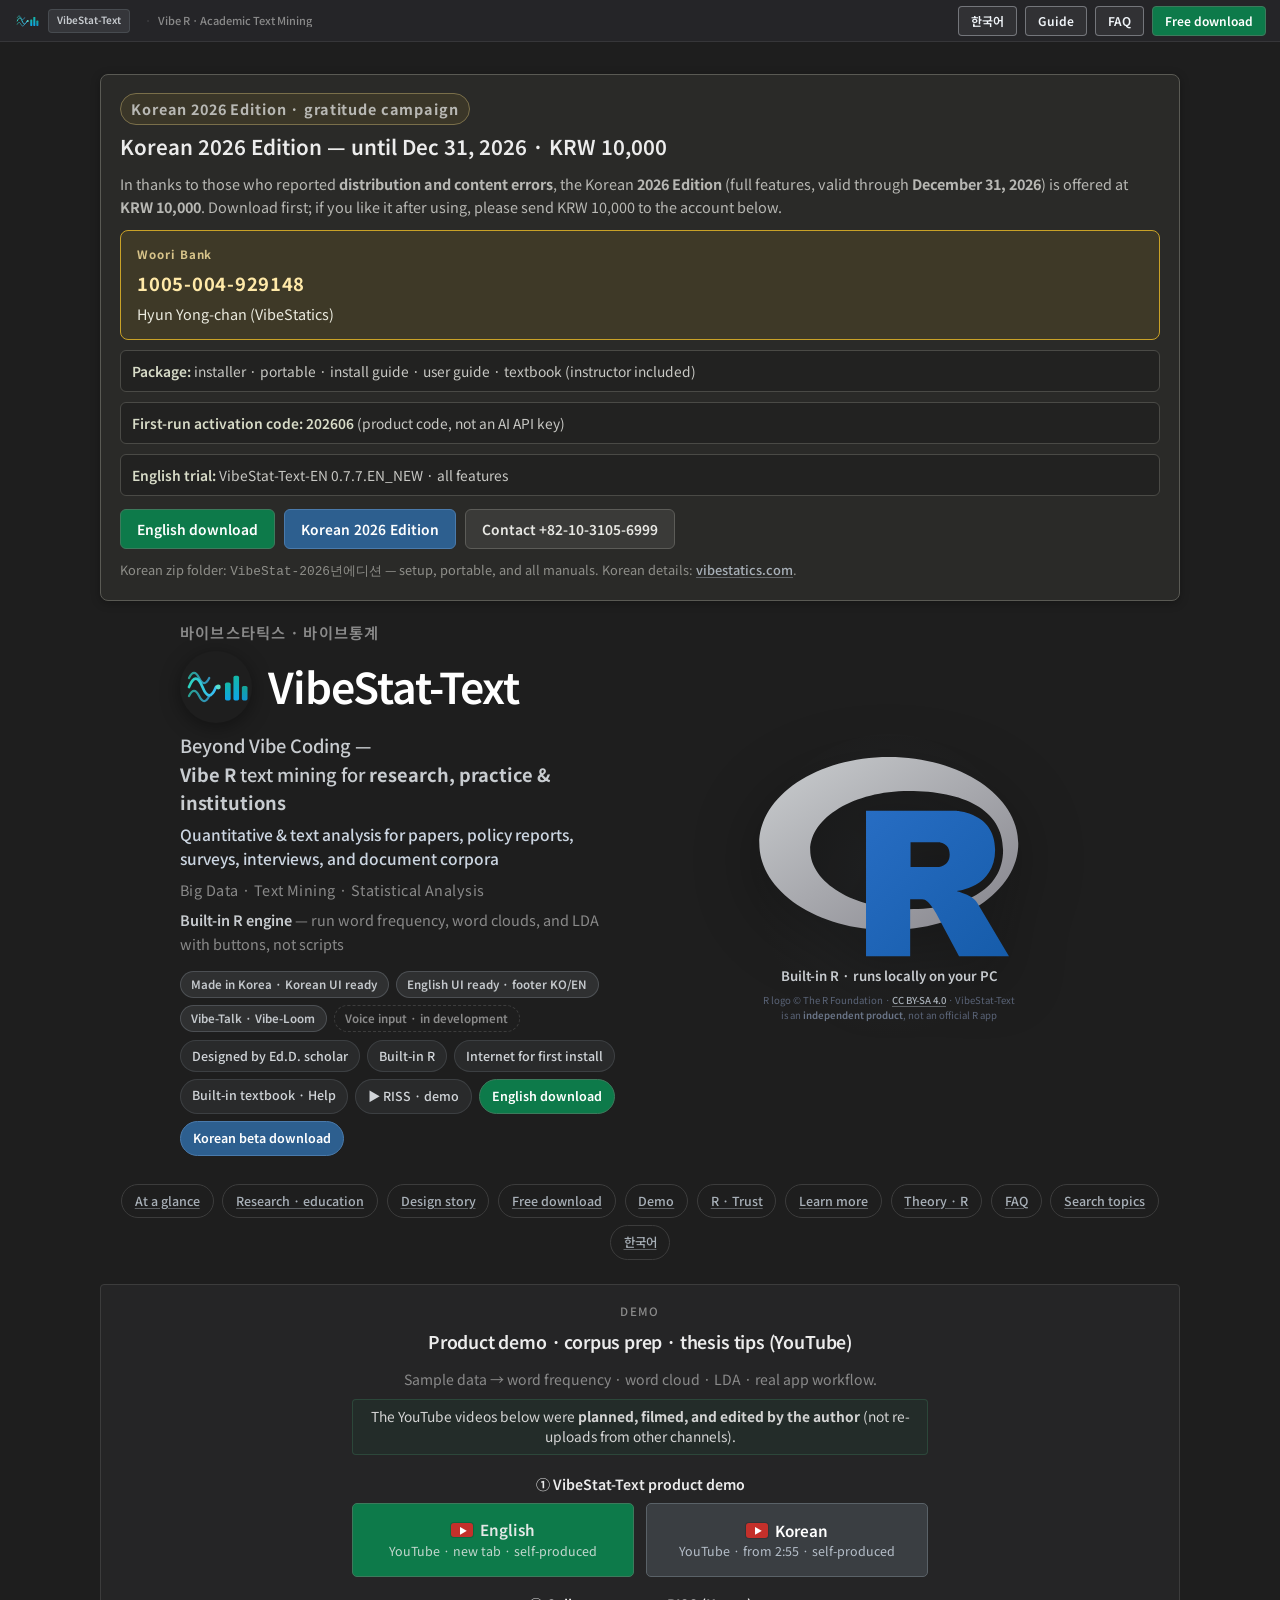
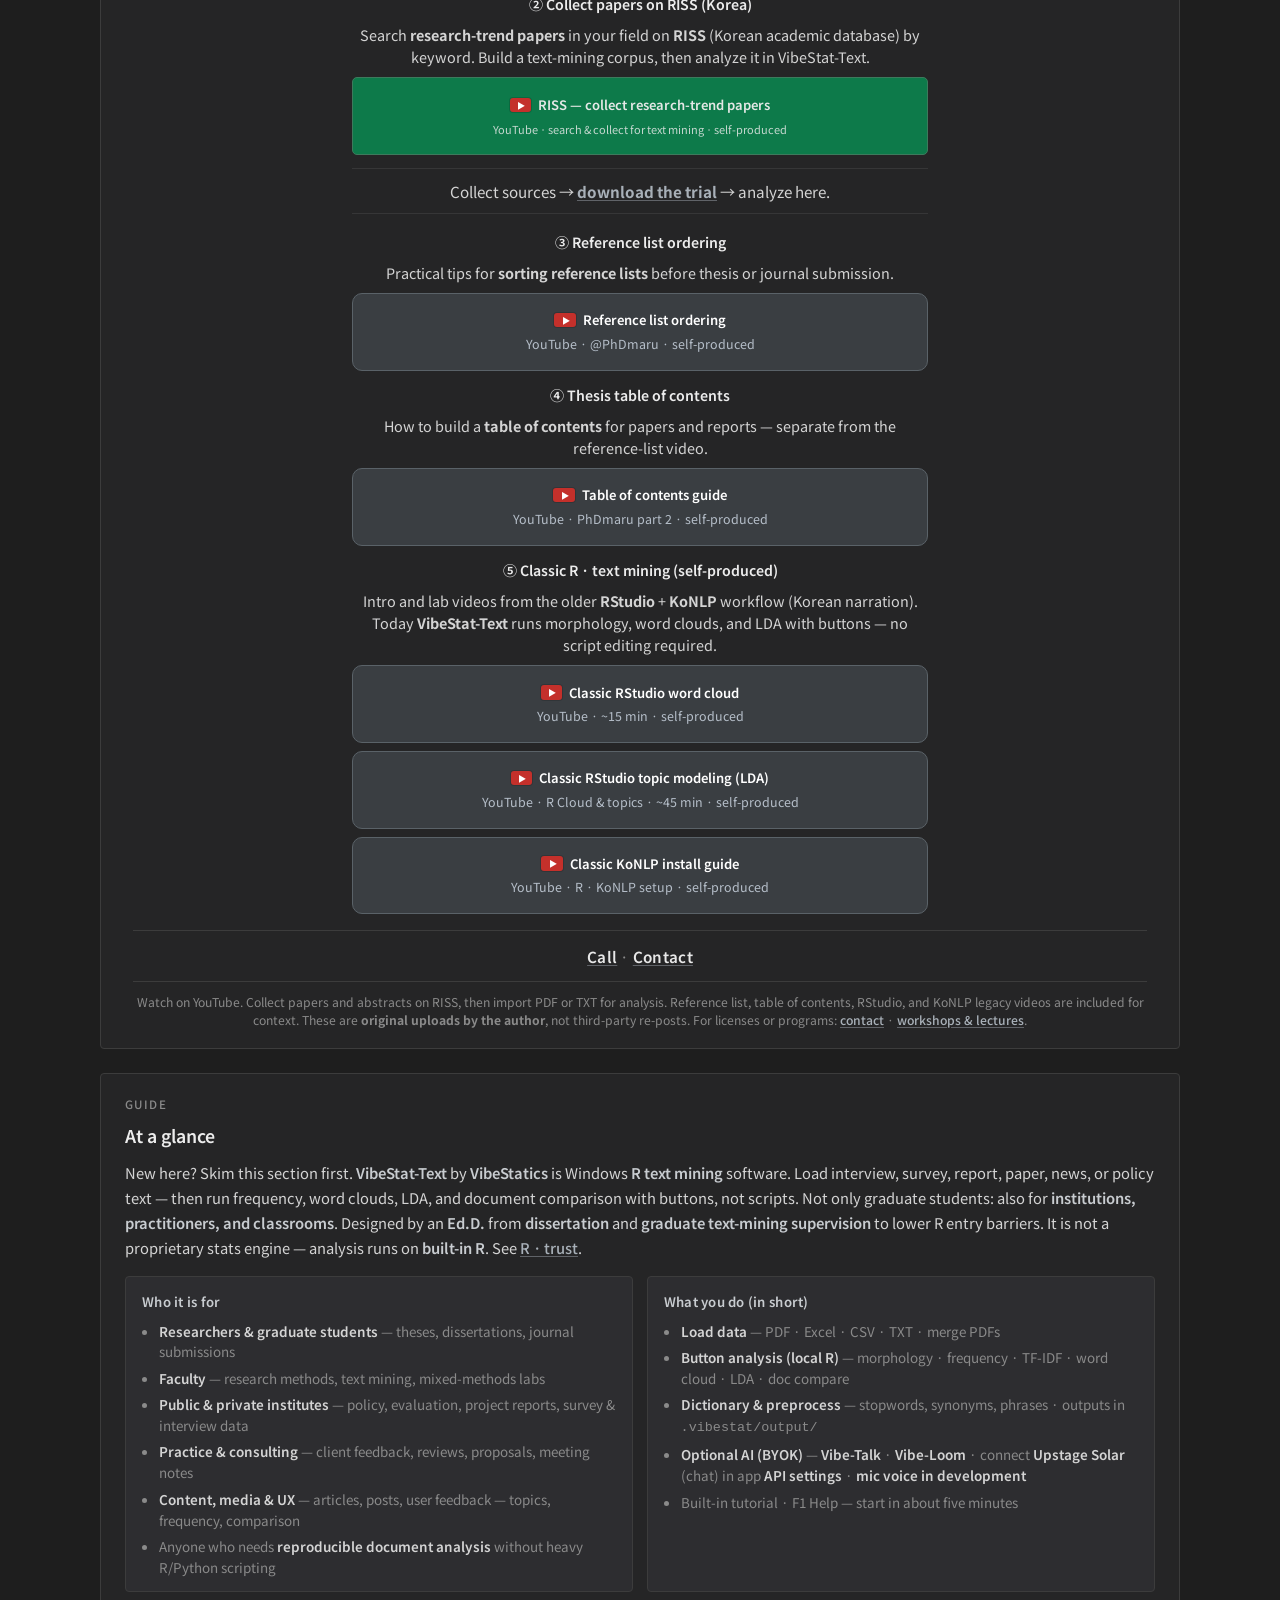
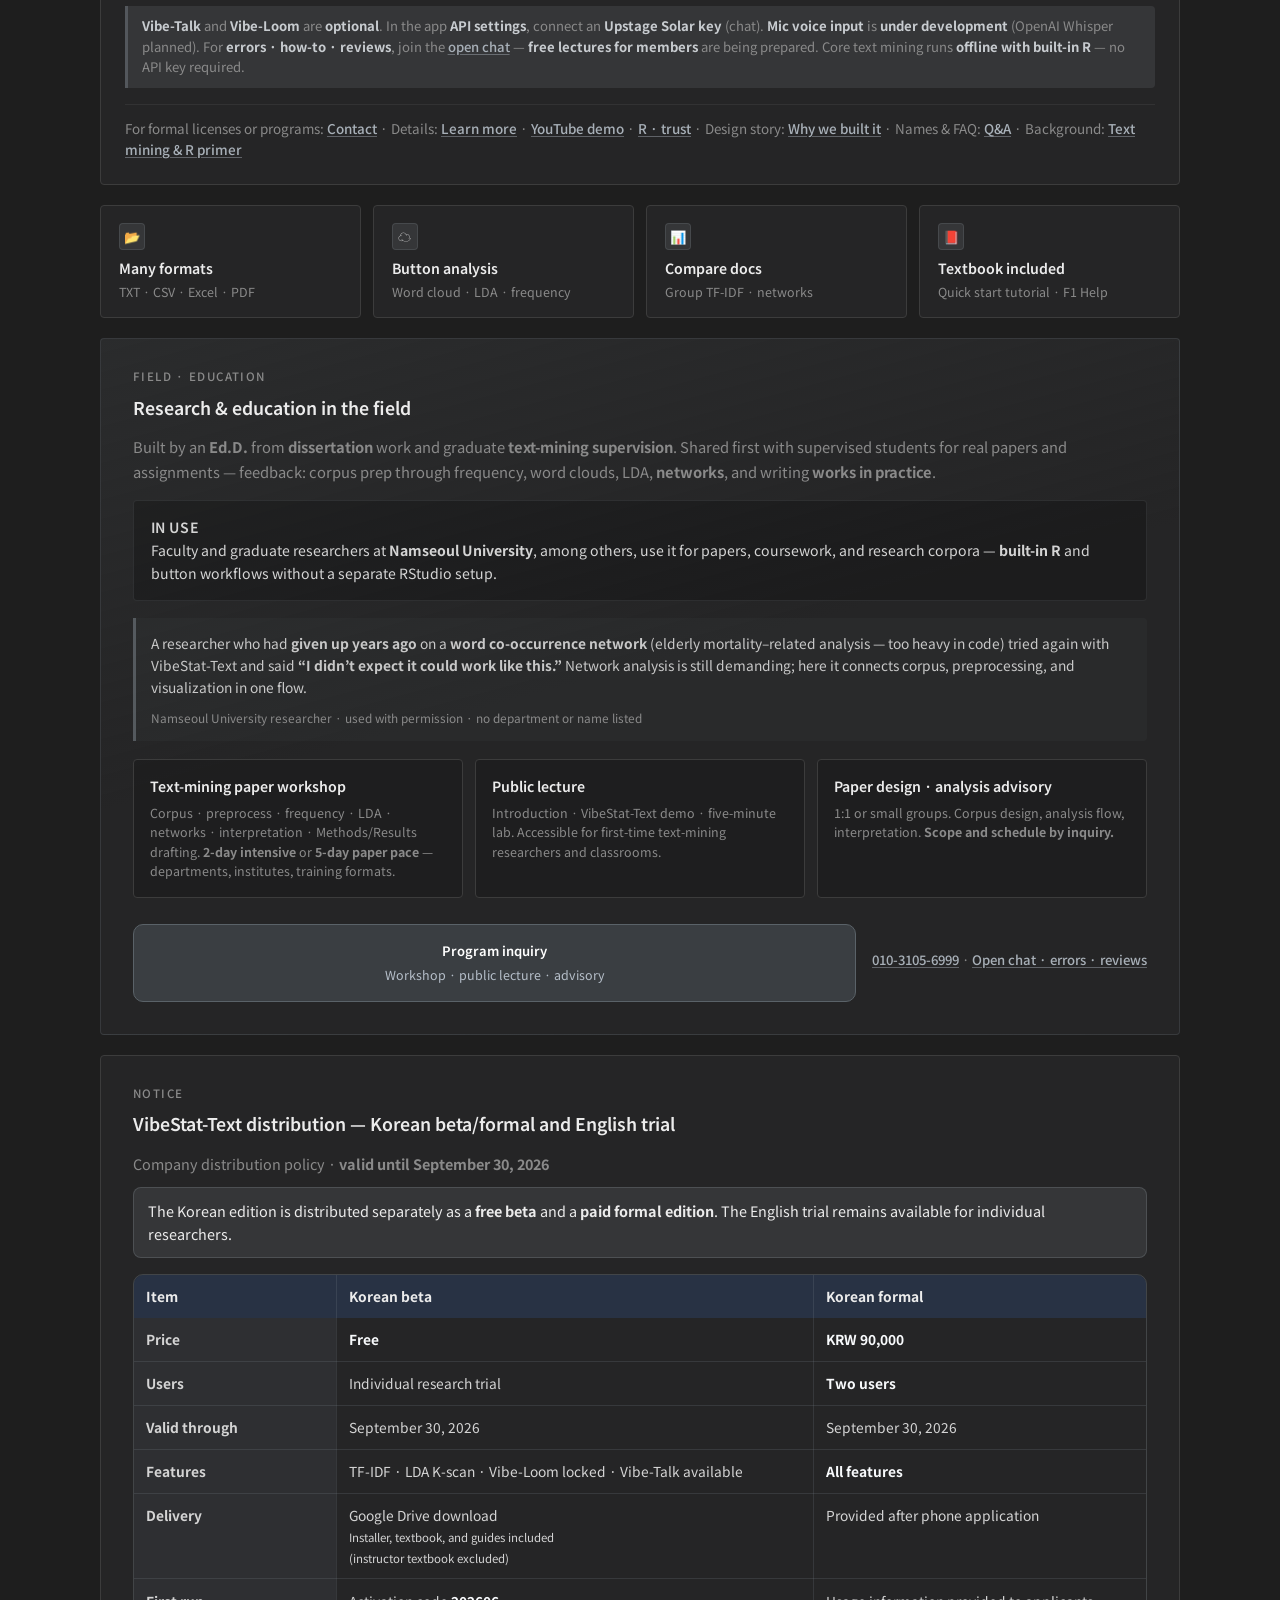
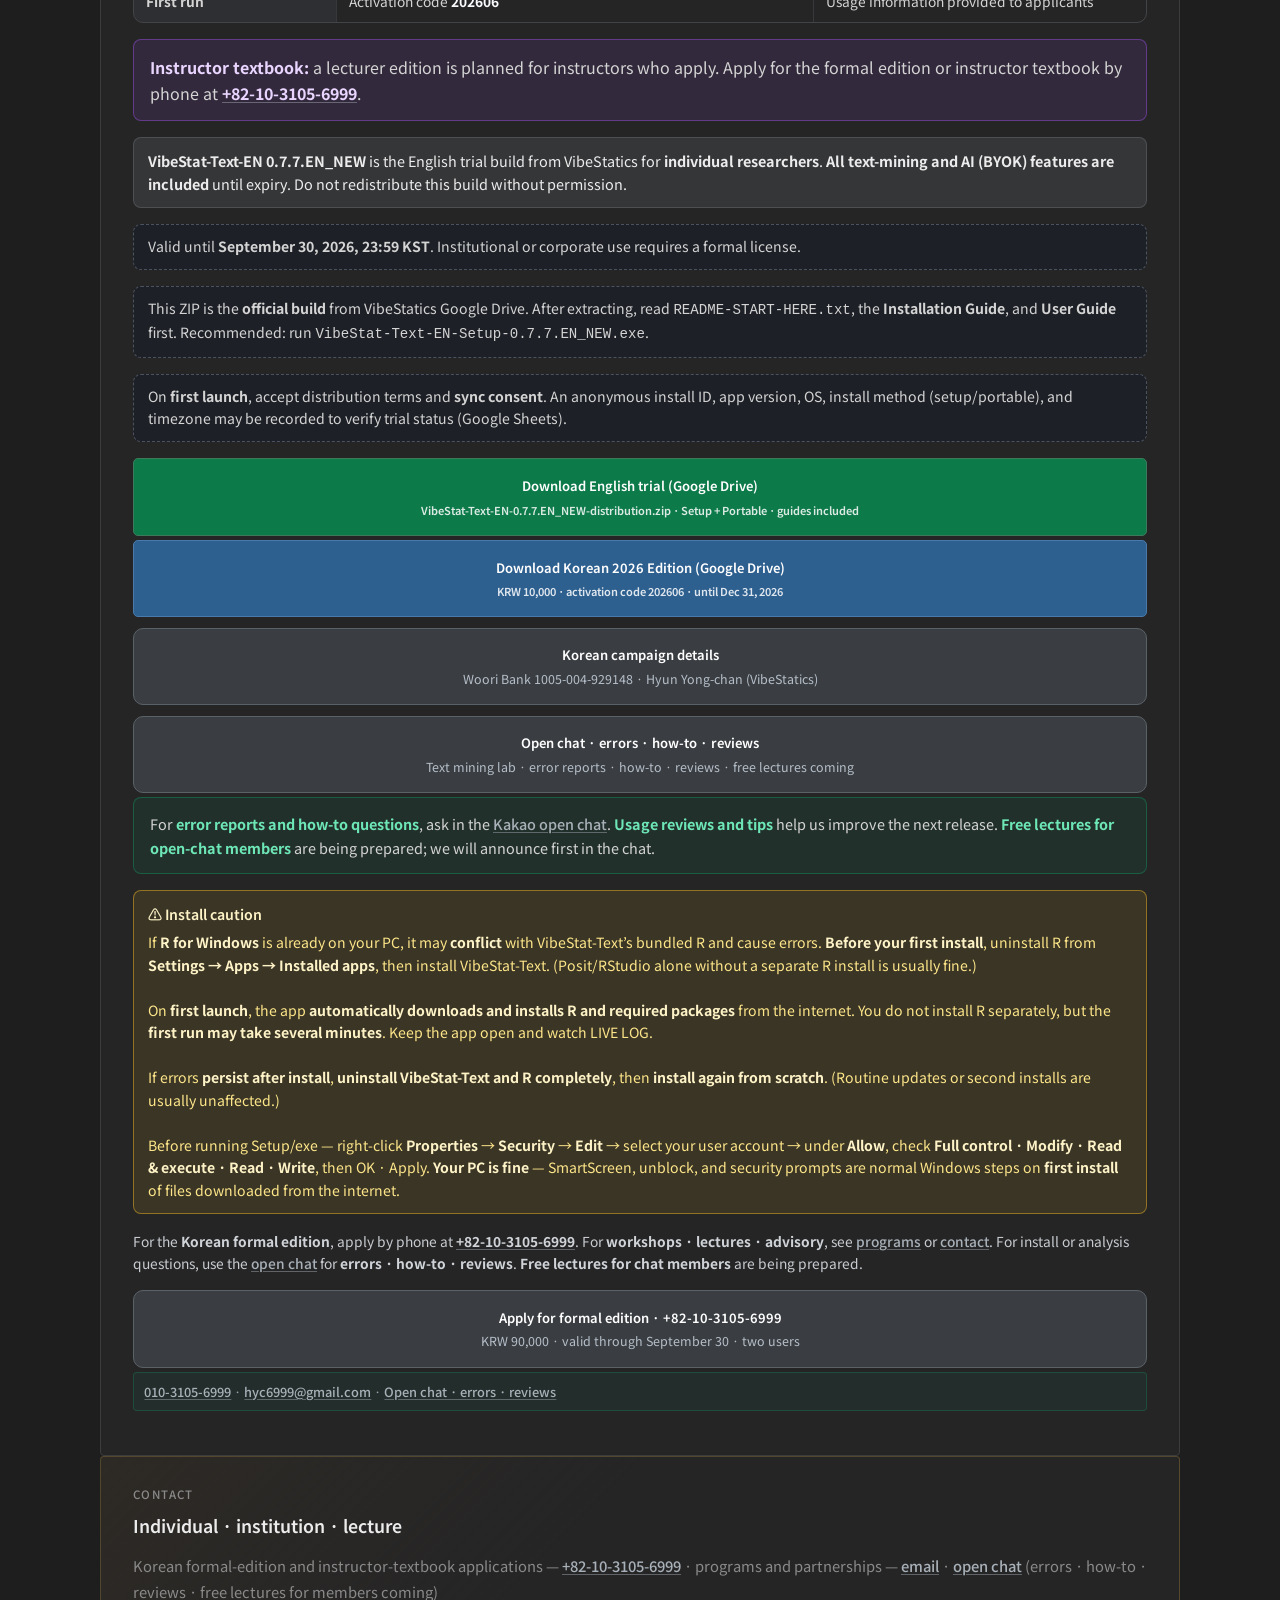
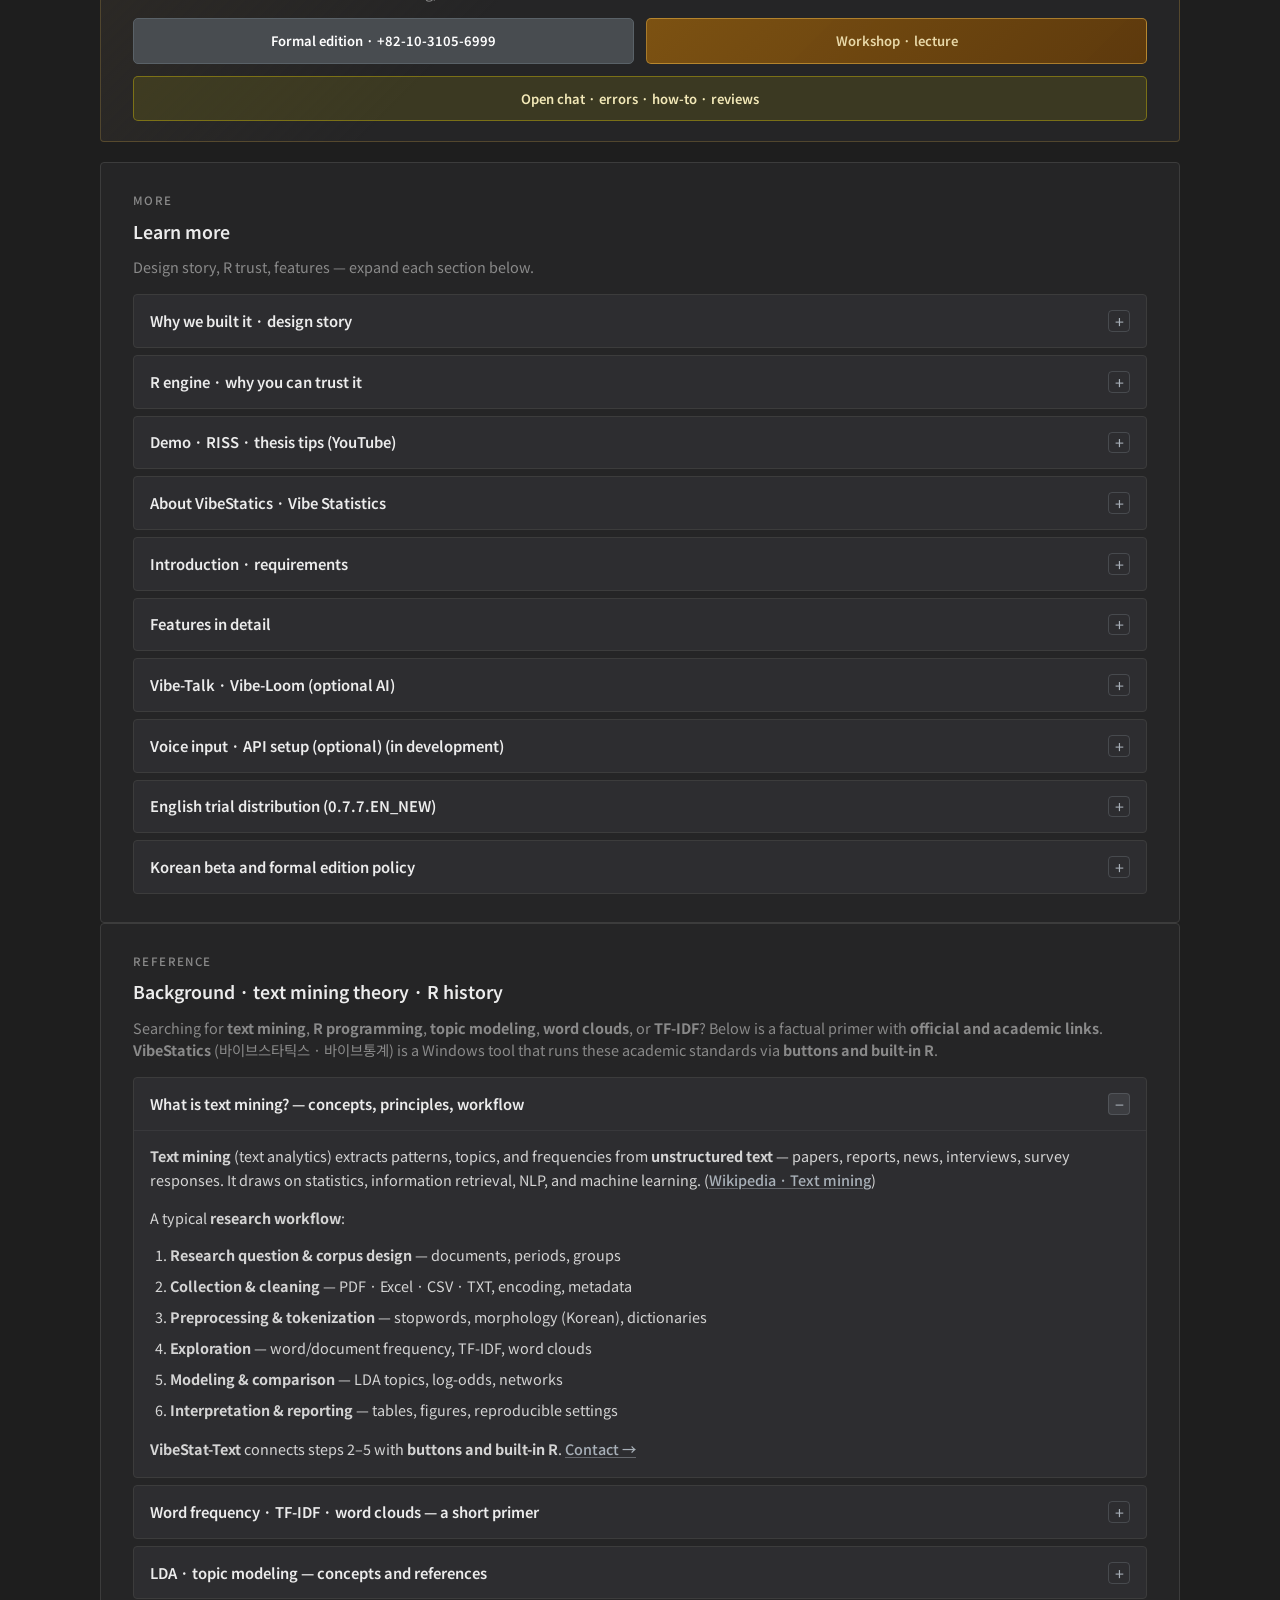
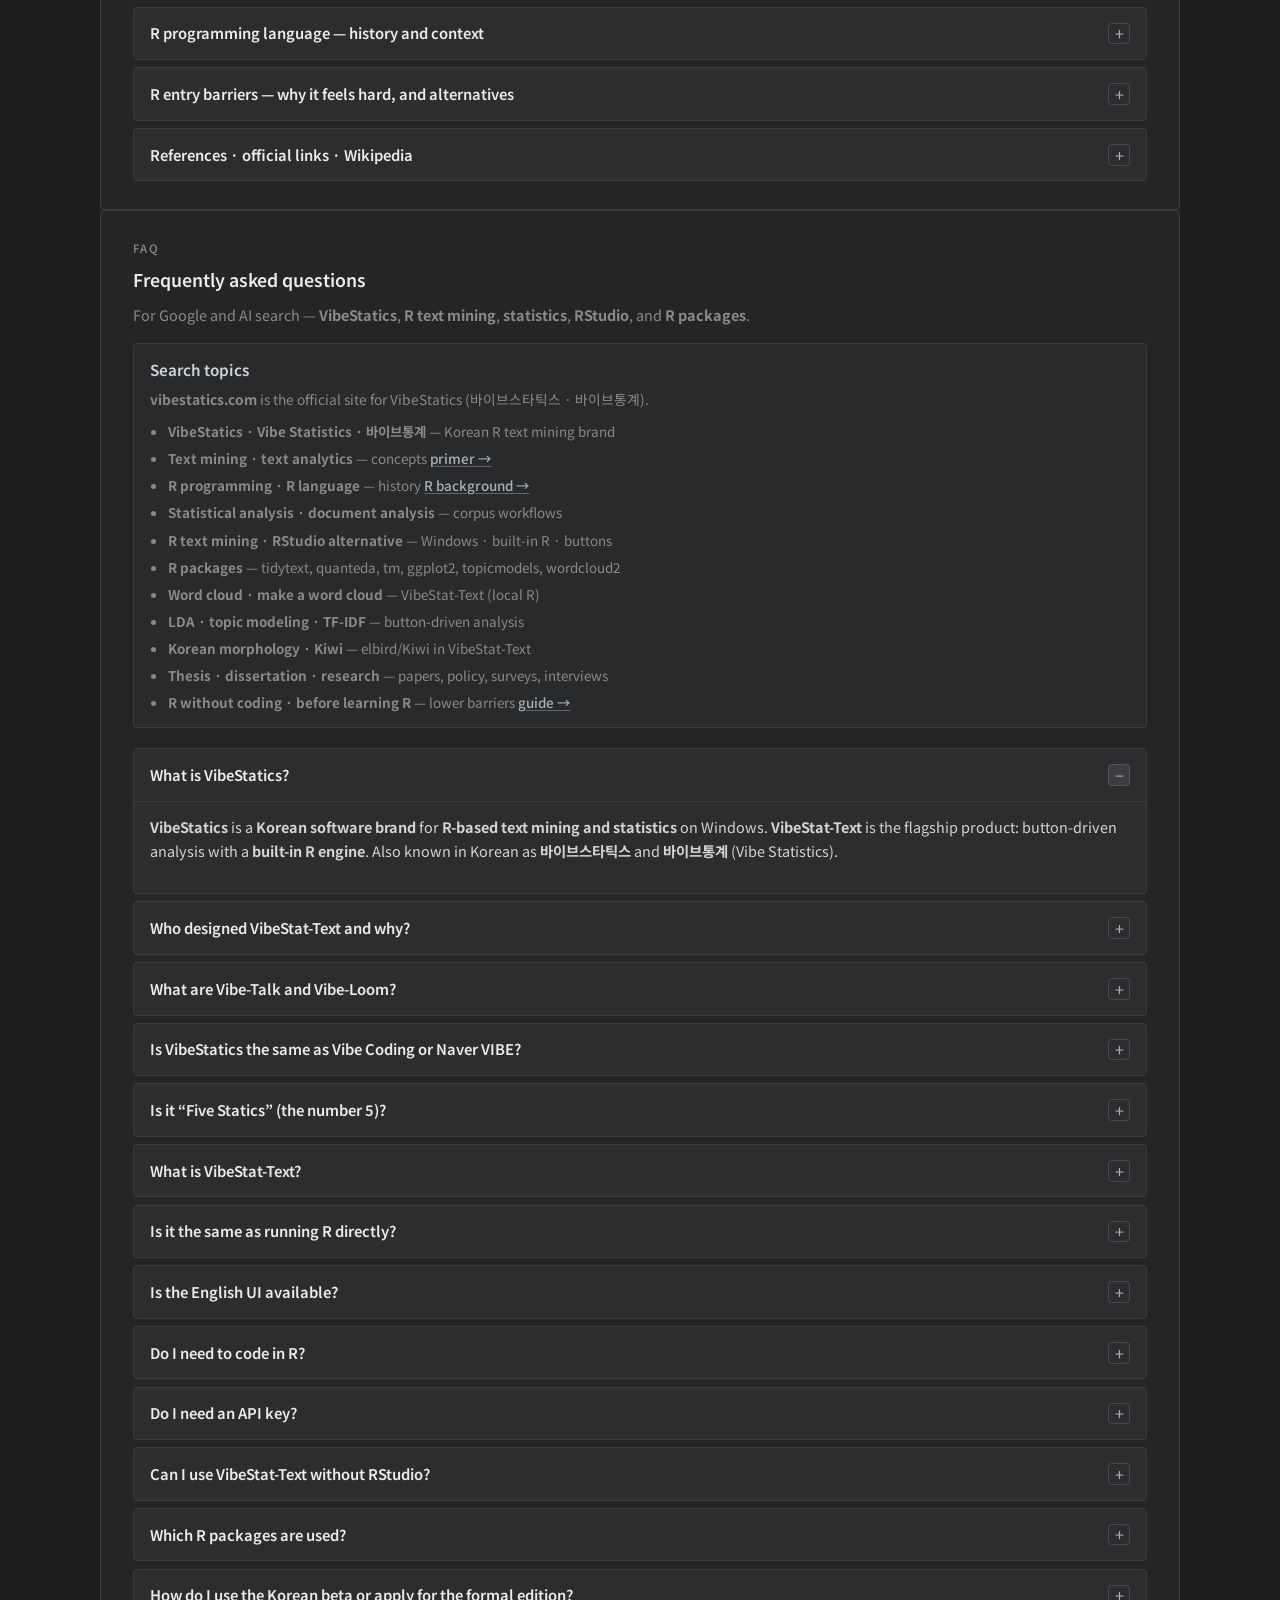
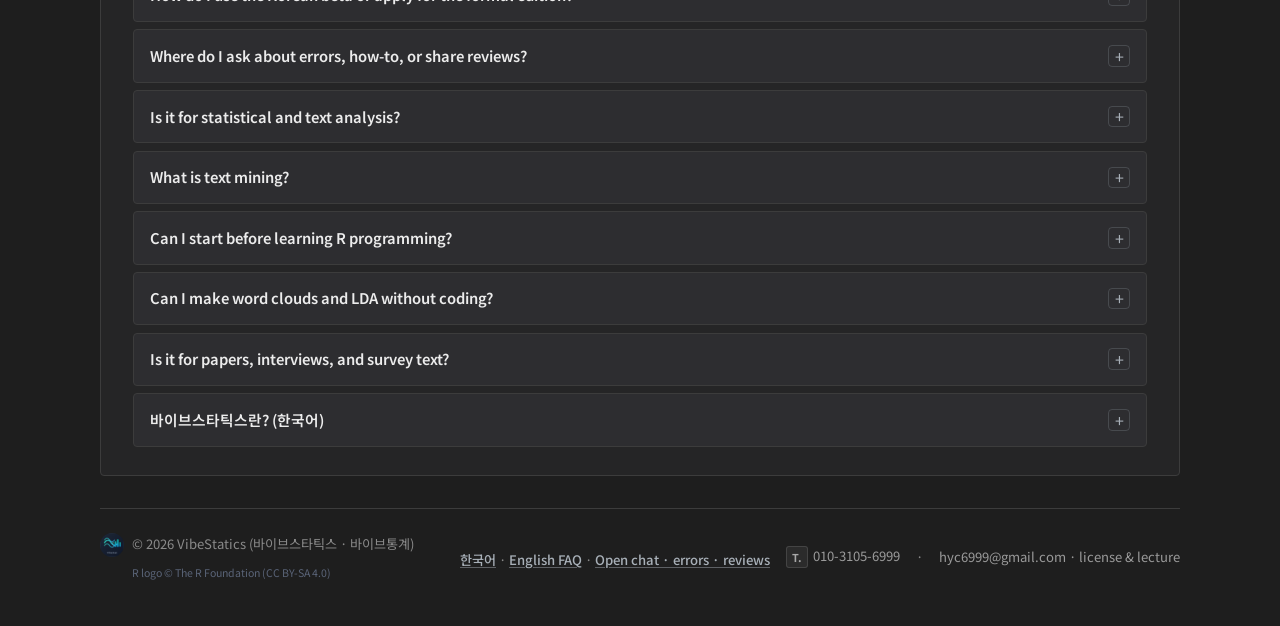
<file: en/index.html>
<!DOCTYPE html>
<html lang="en">
<head>
  <meta charset="UTF-8" />
  <meta name="viewport" content="width=device-width, initial-scale=1.0" />
  <meta name="robots" content="index, follow" />
  <meta name="description" content="VibeStatics — VibeStat-Text: R text mining &amp; statistical analysis for research. Built-in R packages (tidytext, quanteda, ggplot2, topicmodels). RStudio alternative on Windows. Word cloud, LDA, document analysis. Made in Korea. vibestatics.com" />
  <meta name="keywords" content="VibeStatics, Vibe Statistics, VibeStat-Text, 바이브스타틱스, 바이브통계, R text mining, RStudio, R packages, tidytext, quanteda, ggplot2, topicmodels, statistical analysis, text analysis, document analysis, word cloud, LDA, topic modeling, TF-IDF, Korea, made in Korea, Vibe-Talk, Vibe-Loom" />
  <link rel="canonical" href="https://vibestatics.com/en/" />
  <link rel="alternate" hreflang="ko" href="https://vibestatics.com/" />
  <link rel="alternate" hreflang="en" href="https://vibestatics.com/en/" />
  <link rel="alternate" hreflang="x-default" href="https://vibestatics.com/" />
  <meta property="og:type" content="website" />
  <meta property="og:url" content="https://vibestatics.com/en/" />
  <meta property="og:title" content="VibeStatics | VibeStat-Text — R Text Mining for Researchers" />
  <meta property="og:description" content="VibeStatics — R text mining &amp; statistics on Windows. Built-in R packages. Word clouds, LDA, document analysis. Korean &amp; English UI ready." />
  <meta property="og:image" content="https://vibestatics.com/assets/app-icon.png?v=5" />
  <meta property="og:locale" content="en_US" />
  <meta property="og:locale:alternate" content="ko_KR" />
  <meta name="theme-color" content="#1e1e1e" />
  <title>VibeStatics | VibeStat-Text — R Text Mining · Statistics · Word Cloud · Made in Korea</title>
  <link rel="preconnect" href="https://fonts.googleapis.com" />
  <link rel="preconnect" href="https://fonts.gstatic.com" crossorigin />
  <link href="https://fonts.googleapis.com/css2?family=Noto+Sans+KR:wght@400;500;600;700&display=swap" rel="stylesheet" />
  <link rel="icon" href="../assets/app-icon.png?v=5" type="image/png" />
  <link rel="stylesheet" href="../styles.css?v=98" />
  <script type="application/ld+json">
  {
    "@context": "https://schema.org",
    "@graph": [
      {
        "@type": "WebSite",
        "@id": "https://vibestatics.com/#website",
        "url": "https://vibestatics.com/",
        "name": "VibeStatics",
        "alternateName": ["바이브스타틱스", "바이브통계", "Vibe Statistics", "VibeStat-Text"],
        "publisher": { "@id": "https://vibestatics.com/#organization" },
        "inLanguage": ["ko", "en"]
      },
      {
        "@type": "Organization",
        "@id": "https://vibestatics.com/#organization",
        "name": "VibeStatics",
        "alternateName": ["바이브스타틱스", "바이브통계", "Vibe Statistics"],
        "url": "https://vibestatics.com/",
        "email": "hyc6999@gmail.com",
        "telephone": "+82-10-3105-6999",
        "description": "Korean software brand for R-based academic text mining and statistics on Windows.",
        "knowsAbout": [
          "R text mining",
          "statistical analysis",
          "word clouds",
          "LDA topic modeling",
          "tidytext",
          "quanteda",
          "RStudio alternative"
        ]
      },
      {
        "@type": "SoftwareApplication",
        "name": "VibeStat-Text",
        "applicationCategory": "EducationalApplication",
        "operatingSystem": "Windows 10, Windows 11",
        "inLanguage": ["ko", "en"],
        "offers": [
          { "@type": "Offer", "name": "Korean beta edition", "price": "0", "priceCurrency": "KRW", "description": "Free beta · first-run activation code 202606 · installer, textbook, and guides included (instructor textbook excluded) · valid until Sep 30, 2026" },
          { "@type": "Offer", "name": "Korean formal edition", "price": "90000", "priceCurrency": "KRW", "description": "KRW 90,000 · valid until Sep 30, 2026 · two users · apply by phone +82-10-3105-6999" },
          { "@type": "Offer", "name": "English trial edition", "price": "0", "priceCurrency": "KRW", "description": "VibeStat-Text-EN 0.7.7.EN_NEW trial · all features · free until Sep 30, 2026" }
        ],
        "description": "Designed by Ed.D. from dissertation and graduate text-mining supervision. Word clouds, LDA, document comparison, Vibe-Talk, Vibe-Loom. Korean and English UI ready for research and teaching.",
        "featureList": [
          "Document and corpus text analysis",
          "Word frequency and TF-IDF",
          "Word clouds",
          "LDA topic modeling",
          "Document comparison",
          "Built-in R engine with code view"
        ],
        "keywords": "VibeStatics, Vibe Statistics, R text mining, RStudio, R packages, tidytext, quanteda, ggplot2, statistical analysis, word cloud, LDA, document analysis",
        "publisher": { "@id": "https://vibestatics.com/#organization" }
      },
      {
        "@type": "FAQPage",
        "mainEntity": [
          {
            "@type": "Question",
            "name": "What is VibeStatics?",
            "acceptedAnswer": {
              "@type": "Answer",
              "text": "VibeStatics is a Korean software brand for R-based text mining on Windows. VibeStat-Text offers button-driven analysis with a built-in R engine."
            }
          },
          {
            "@type": "Question",
            "name": "Who designed VibeStat-Text and why?",
            "acceptedAnswer": {
              "@type": "Answer",
              "text": "An Ed.D. scholar designed it from their own dissertation experience and graduate text-mining supervision. High barriers in R, packages, and scripting led to a tool with built-in R, buttons, and textbooks so researchers can focus on corpus, questions, and interpretation."
            }
          },
          {
            "@type": "Question",
            "name": "What are Vibe-Talk and Vibe-Loom?",
            "acceptedAnswer": {
              "@type": "Answer",
              "text": "Vibe-Talk is a conversational analysis assistant; Vibe-Loom helps weave paper and report drafts. Both are optional (BYOK). Core text mining runs offline with built-in R. Mic voice input (OpenAI Whisper) is under development."
            }
          },
          {
            "@type": "Question",
            "name": "Is VibeStatics related to Vibe Coding or Naver VIBE?",
            "acceptedAnswer": {
              "@type": "Answer",
              "text": "No. VibeStatics is independent desktop research software, not AI code generation (Vibe Coding) or Naver's music service."
            }
          },
          {
            "@type": "Question",
            "name": "Who uses VibeStat-Text?",
            "acceptedAnswer": {
              "@type": "Answer",
              "text": "Researchers, graduate students, faculty, institutions, and professionals who need document and corpus analysis — papers, policy reports, surveys, interviews, and content text."
            }
          },
          {
            "@type": "Question",
            "name": "Can I run text mining without coding?",
            "acceptedAnswer": {
              "@type": "Answer",
              "text": "Yes. Core analysis runs via buttons with a built-in R engine on your PC — word frequency, word clouds, LDA, and document comparison without writing tm or ggplot scripts."
            }
          },
          {
            "@type": "Question",
            "name": "Is an API key required?",
            "acceptedAnswer": {
              "@type": "Answer",
              "text": "No for core text mining. Optional Vibe-Talk and Vibe-Loom use your Upstage Solar (chat) key in app API settings. Mic voice input (OpenAI Whisper) is under development."
            }
          },
          {
            "@type": "Question",
            "name": "Is it the same as running R directly?",
            "acceptedAnswer": {
              "@type": "Answer",
              "text": "Core text mining runs on your PC via R (Rscript) using academic packages such as tidytext, quanteda, and topicmodels. Buttons are the UI; you can view R code and console output. With the same packages, preprocessing, and settings, the computation path matches standard R (numbers may differ if versions or seeds differ)."
            }
          },
          {
            "@type": "Question",
            "name": "Is the English UI available?",
            "acceptedAnswer": {
              "@type": "Answer",
              "text": "Yes. Toggle KO/EN in the app footer. F1 Help, the Greenfield step guide, and core workflows are available in English. The vibestatics.com English page helps global researchers find VibeStatics."
            }
          },
          {
            "@type": "Question",
            "name": "Can I use VibeStat-Text without RStudio?",
            "acceptedAnswer": {
              "@type": "Answer",
              "text": "Yes. VibeStat-Text runs R text mining and statistical analysis on Windows via buttons without installing RStudio separately. The app includes an R engine and packages such as tidytext, quanteda, ggplot2, and topicmodels locally on your PC."
            }
          },
          {
            "@type": "Question",
            "name": "Which R packages does VibeStat-Text use?",
            "acceptedAnswer": {
              "@type": "Answer",
              "text": "Standard academic R packages including tm, tidytext, quanteda, topicmodels, wordcloud2, and ggplot2. Buttons are the UI; computation runs via Rscript on your PC. LIVE LOG and console show the packages used."
            }
          },
          {
            "@type": "Question",
            "name": "How are the Korean beta and formal editions distributed?",
            "acceptedAnswer": {
              "@type": "Answer",
              "text": "Company policy separates the Korean beta and formal editions. The beta is free and uses first-run activation code 202606. The beta package includes the installer, textbook, and guides; the instructor textbook is excluded. The formal edition costs KRW 90,000, is valid until Sep 30, 2026, and may be used by two people. Apply by phone at +82-10-3105-6999. Instructor textbooks are planned for lecturers who apply."
            }
          },
          {
            "@type": "Question",
            "name": "Is VibeStatics for statistical and text analysis?",
            "acceptedAnswer": {
              "@type": "Answer",
              "text": "Yes. For papers, policy reports, surveys, interviews, news, and document corpora — word frequency, word clouds, LDA topics, TF-IDF, and document comparison. Built for researchers, graduate students, faculty, institutions, and professionals."
            }
          },
          {
            "@type": "Question",
            "name": "What is text mining?",
            "acceptedAnswer": {
              "@type": "Answer",
              "text": "Text mining extracts quantitative patterns, topics, and frequencies from unstructured text such as papers, reports, interviews, and surveys. VibeStat-Text runs frequency, TF-IDF, word clouds, LDA, and document comparison with built-in R on Windows."
            }
          },
          {
            "@type": "Question",
            "name": "Can I start text analysis before learning R programming?",
            "acceptedAnswer": {
              "@type": "Answer",
              "text": "VibeStat-Text runs core workflows via buttons without writing tm or ggplot scripts. Computation uses standard R packages (tidytext, quanteda, topicmodels) locally; you can view R code and console output."
            }
          },
          {
            "@type": "Question",
            "name": "What is the history of the R programming language?",
            "acceptedAnswer": {
              "@type": "Answer",
              "text": "R was created in the 1990s by Ross Ihaka and Robert Gentleman at the University of Auckland as open-source software for statistical computing. First released in 1995; The R Foundation was established in 2000. CRAN hosts thousands of packages used in academic text mining."
            }
          }
        ]
      }
    ]
  }
  </script>
</head>
<body>
  <a class="skip-link" href="#main">Skip to content</a>

  <header class="app-bar">
    <div class="app-bar-left">
      <img src="../assets/vibestatics-mark.svg?v=3" alt="" class="app-icon" width="26" height="26" />
      <span class="brand-mark">VibeStat-Text</span>
      <span class="app-bar-slogan">Vibe R · Academic Text Mining</span>
    </div>
    <div class="app-bar-right">
      <a class="app-bar-cta app-bar-cta-ghost" href="../" hreflang="ko" lang="ko">한국어</a>
      <a class="app-bar-cta app-bar-cta-ghost" href="#guide">Guide</a>
      <a class="app-bar-cta app-bar-cta-ghost" href="#faq">FAQ</a>
      <a class="app-bar-cta" href="#download">Free download</a>
    </div>
  </header>

  <main class="page" id="main">
    <header class="hero">
      <div class="hero-free-trial" role="region" aria-label="Korean 2026 edition gratitude release">
        <p class="hero-free-trial-kicker">Korean 2026 Edition · gratitude campaign</p>
        <h2>Korean 2026 Edition — until Dec 31, 2026 · KRW 10,000</h2>
        <p>
          In thanks to those who reported <strong>distribution and content errors</strong>,
          the Korean <strong>2026 Edition</strong> (full features, valid through
          <strong>December 31, 2026</strong>) is offered at <strong>KRW 10,000</strong>.
          Download first; if you like it after using, please send KRW 10,000 to the account below.
        </p>
        <div class="bank-box" role="group" aria-label="Bank account">
          <p class="bank-box-label">Woori Bank</p>
          <p class="bank-box-num">1005-004-929148</p>
          <p class="bank-box-name">Hyun Yong-chan (VibeStatics)</p>
        </div>
        <p class="hero-free-trial-meta">
          <strong>Package:</strong> installer · portable · install guide · user guide · textbook (instructor included)
        </p>
        <p class="hero-free-trial-meta">
          <strong>First-run activation code:</strong> <strong>202606</strong> (product code, not an AI API key)
        </p>
        <p class="hero-free-trial-meta">
          <strong>English trial:</strong> VibeStat-Text-EN 0.7.7.EN_NEW · all features
        </p>
        <div class="hero-free-trial-actions">
          <a
            class="hero-free-trial-btn hero-free-trial-btn-en"
            href="https://drive.google.com/file/d/1rgOI2YuMMpxhPO3rRdHUky1-0p44yR5y/view?usp=sharing"
            target="_blank"
            rel="noopener noreferrer"
          >English download</a>
          <a
            class="hero-free-trial-btn hero-free-trial-btn-ko"
            href="https://drive.google.com/file/d/1_cbd0NpLUossLZuX8n1BC9wk6oAOP1hy/view?usp=sharing"
            target="_blank"
            rel="noopener noreferrer"
            hreflang="ko"
            lang="ko"
          >Korean 2026 Edition</a>
          <a class="hero-free-trial-btn" href="tel:+821031056999">Contact +82-10-3105-6999</a>
        </div>
        <p class="hero-free-trial-note hero-free-trial-community">
          Korean zip folder: <code>VibeStat-2026년에디션</code> — setup, portable, and all manuals.
          Korean details: <a href="/#download" hreflang="ko" lang="ko">vibestatics.com</a>.
        </p>
      </div>
      <div class="hero-grid">
        <div class="hero-copy">
          <p class="hero-brand-ko" lang="ko">바이브스타틱스 · 바이브통계</p>
          <div class="hero-title-row">
            <img src="../assets/vibestatics-mark.svg?v=3" alt="" class="hero-icon" width="72" height="72" />
            <h1>VibeStat-Text</h1>
          </div>
          <p class="hero-motto">
            <span class="hero-motto-line">Beyond Vibe Coding —</span>
            <span class="hero-motto-line"><strong>Vibe R</strong> text mining for <strong>research, practice &amp; institutions</strong></span>
          </p>
          <p class="hero-research">Quantitative &amp; text analysis for papers, policy reports, surveys, interviews, and document corpora</p>
          <p class="hero-tagline">Big Data · Text Mining · Statistical Analysis</p>
          <p class="hero-audience"><strong>Built-in R engine</strong> — run word frequency, word clouds, and LDA with buttons, not scripts</p>
          <div class="status-pills" role="list" aria-label="Language status">
            <span class="status-pill status-pill-done" role="listitem">Made in Korea · Korean UI ready</span>
            <span class="status-pill status-pill-done" role="listitem" lang="en">English UI ready · footer KO/EN</span>
            <span class="status-pill status-pill-done" role="listitem">Vibe-Talk · Vibe-Loom</span>
            <span class="status-pill status-pill-soon" role="listitem">Voice input · in development</span>
          </div>
          <ul class="hero-chips">
            <li>Designed by Ed.D. scholar</li>
            <li>Built-in R</li>
            <li>Internet for first install</li>
            <li>Built-in textbook · Help</li>
            <li class="hero-chip hero-chip-try"><a href="#video" class="hero-chip-link">▶ RISS · demo</a></li>
            <li class="hero-chip hero-chip-cta-en"><a href="#download" class="hero-chip-link">English download</a></li>
            <li class="hero-chip hero-chip-cta-ko"><a href="../#download" class="hero-chip-link" hreflang="ko" lang="ko">Korean beta download</a></li>
          </ul>
        </div>
        <div class="hero-preview-wrap">
          <figure class="hero-preview" aria-labelledby="hero-r-caption-en">
            <img src="../assets/r-logo-official.svg" alt="R logo (The R Foundation)" width="724" height="561" />
            <p class="hero-r-engine">Built-in R · runs locally on your PC</p>
            <figcaption class="hero-r-credit" id="hero-r-caption-en">
              R logo © The R Foundation ·
              <a href="https://creativecommons.org/licenses/by-sa/4.0/" rel="license noopener">CC BY-SA 4.0</a>
              · VibeStat-Text is an <strong>independent product</strong>, not an official R app
            </figcaption>
          </figure>
        </div>
      </div>
    </header>

    <nav class="page-nav" aria-label="Page sections">
      <a href="#guide">At a glance</a>
      <a href="#programs">Research · education</a>
      <a href="#origin">Design story</a>
      <a href="#download">Free download</a>
      <a href="#video">Demo</a>
      <a href="#trust-r">R · Trust</a>
      <a href="#more">Learn more</a>
      <a href="#primer">Theory · R</a>
      <a href="#faq">FAQ</a>
      <a href="#search-topics">Search topics</a>
      <a href="../" hreflang="ko" lang="ko">한국어</a>
    </nav>

    <section class="card video-spot" id="video" aria-labelledby="video-heading-en">
      <header class="demo-duo-header">
        <p class="card-eyebrow">Demo</p>
        <h2 id="video-heading-en" class="demo-duo-title">Product demo · corpus prep · thesis tips (YouTube)</h2>
        <p class="demo-duo-lead">
          Sample data → word frequency · word cloud · LDA · real app workflow.
        </p>
        <p class="demo-self-made-note" role="note">
          The YouTube videos below were <strong>planned, filmed, and edited by the author</strong> (not re-uploads from other channels).
        </p>
      </header>

      <p class="demo-duo-subtitle">① VibeStat-Text product demo</p>
      <div class="demo-youtube-actions">
        <a
          class="btn btn-zip"
          href="https://youtu.be/WgufmI_5kX8"
          target="_blank"
          rel="noopener noreferrer"
        >
          <span class="btn-label"><span class="yt-mark" aria-hidden="true">▶</span> English</span>
          <span class="btn-meta">YouTube · new tab · self-produced</span>
        </a>
        <a
          class="btn btn-secondary-outline"
          href="https://youtu.be/WgufmI_5kX8?t=175"
          target="_blank"
          rel="noopener noreferrer"
        >
          <span class="btn-label"><span class="yt-mark" aria-hidden="true">▶</span> Korean</span>
          <span class="btn-meta">YouTube · from 2:55 · self-produced</span>
        </a>
      </div>

      <p class="demo-duo-subtitle">② Collect papers on RISS (Korea)</p>
      <p class="demo-riss-lead">
        Search <strong>research-trend papers</strong> in your field on <strong>RISS</strong> (Korean academic database) by keyword.
        Build a text-mining corpus, then analyze it in VibeStat-Text.
      </p>
      <a
        class="btn btn-zip btn-full demo-riss-btn"
        href="https://youtu.be/raVSDAsOsG8"
        target="_blank"
        rel="noopener noreferrer"
      >
        <span class="btn-label"><span class="yt-mark" aria-hidden="true">▶</span> RISS — collect research-trend papers</span>
        <span class="btn-meta">YouTube · search &amp; collect for text mining · self-produced</span>
      </a>

      <p class="demo-flow-line">
        Collect sources → <a href="#download"><strong>download the trial</strong></a> → analyze here.
      </p>

      <p class="demo-duo-subtitle">③ Reference list ordering</p>
      <p class="demo-riss-lead">
        Practical tips for <strong>sorting reference lists</strong> before thesis or journal submission.
      </p>
      <a
        class="btn btn-secondary-outline btn-full demo-riss-btn"
        href="https://youtu.be/Qu7rHZ--nWI"
        target="_blank"
        rel="noopener noreferrer"
      >
        <span class="btn-label"><span class="yt-mark" aria-hidden="true">▶</span> Reference list ordering</span>
        <span class="btn-meta">YouTube · @PhDmaru · self-produced</span>
      </a>

      <p class="demo-duo-subtitle">④ Thesis table of contents</p>
      <p class="demo-riss-lead">
        How to build a <strong>table of contents</strong> for papers and reports — separate from the reference-list video.
      </p>
      <a
        class="btn btn-secondary-outline btn-full demo-riss-btn"
        href="https://youtu.be/BbFxSxg0eBU"
        target="_blank"
        rel="noopener noreferrer"
      >
        <span class="btn-label"><span class="yt-mark" aria-hidden="true">▶</span> Table of contents guide</span>
        <span class="btn-meta">YouTube · PhDmaru part 2 · self-produced</span>
      </a>

      <p class="demo-duo-subtitle">⑤ Classic R · text mining (self-produced)</p>
      <p class="demo-riss-lead">
        Intro and lab videos from the older <strong>RStudio</strong> + <strong>KoNLP</strong> workflow (Korean narration).
        Today <strong>VibeStat-Text</strong> runs morphology, word clouds, and LDA with buttons — no script editing required.
      </p>
      <a
        class="btn btn-secondary-outline btn-full demo-riss-btn"
        href="https://youtu.be/8279WvOAPXs"
        target="_blank"
        rel="noopener noreferrer"
      >
        <span class="btn-label"><span class="yt-mark" aria-hidden="true">▶</span> Classic RStudio word cloud</span>
        <span class="btn-meta">YouTube · ~15 min · self-produced</span>
      </a>
      <a
        class="btn btn-secondary-outline btn-full demo-riss-btn"
        href="https://youtu.be/tfK-uUIwrPw"
        target="_blank"
        rel="noopener noreferrer"
      >
        <span class="btn-label"><span class="yt-mark" aria-hidden="true">▶</span> Classic RStudio topic modeling (LDA)</span>
        <span class="btn-meta">YouTube · R Cloud &amp; topics · ~45 min · self-produced</span>
      </a>
      <a
        class="btn btn-secondary-outline btn-full demo-riss-btn"
        href="https://youtu.be/f-58_cwwFn8"
        target="_blank"
        rel="noopener noreferrer"
      >
        <span class="btn-label"><span class="yt-mark" aria-hidden="true">▶</span> Classic KoNLP install guide</span>
        <span class="btn-meta">YouTube · R · KoNLP setup · self-produced</span>
      </a>

      <p class="demo-contact-line">
        <a href="tel:01031056999"><strong>Call</strong></a>
        · <a href="#contact"><strong>Contact</strong></a>
      </p>
      <p class="demo-duo-footnote">
        Watch on YouTube. Collect papers and abstracts on RISS, then import PDF or TXT for analysis.
        Reference list, table of contents, RStudio, and KoNLP legacy videos are included for context.
        These are <strong>original uploads by the author</strong>, not third-party re-posts.
        For licenses or programs: <a href="#contact">contact</a> · <a href="#programs">workshops &amp; lectures</a>.
      </p>
    </section>

    <section class="card visitor-guide" id="guide" aria-labelledby="guide-heading-en">
      <p class="card-eyebrow">Guide</p>
      <h2 id="guide-heading-en">At a glance</h2>
      <p class="guide-lead">
        New here? Skim this section first.
        <strong>VibeStat-Text</strong> by <strong>VibeStatics</strong> is Windows
        <strong>R text mining</strong> software.
        Load interview, survey, report, paper, news, or policy text — then run
        frequency, word clouds, LDA, and document comparison with buttons, not scripts.
        Not only graduate students: also for <strong>institutions, practitioners, and classrooms</strong>.
        Designed by an <strong>Ed.D.</strong> from <strong>dissertation</strong> and <strong>graduate text-mining supervision</strong> to lower R entry barriers.
        It is not a proprietary stats engine — analysis runs on <strong>built-in R</strong>. See <a href="#trust-r">R · trust</a>.
      </p>
      <div class="guide-grid">
        <div class="guide-block">
          <h3>Who it is for</h3>
          <ul class="guide-list">
            <li><strong>Researchers &amp; graduate students</strong> — theses, dissertations, journal submissions</li>
            <li><strong>Faculty</strong> — research methods, text mining, mixed-methods labs</li>
            <li><strong>Public &amp; private institutes</strong> — policy, evaluation, project reports, survey &amp; interview data</li>
            <li><strong>Practice &amp; consulting</strong> — client feedback, reviews, proposals, meeting notes</li>
            <li><strong>Content, media &amp; UX</strong> — articles, posts, user feedback — topics, frequency, comparison</li>
            <li>Anyone who needs <strong>reproducible document analysis</strong> without heavy R/Python scripting</li>
          </ul>
        </div>
        <div class="guide-block">
          <h3>What you do (in short)</h3>
          <ul class="guide-list">
            <li><strong>Load data</strong> — PDF · Excel · CSV · TXT · merge PDFs</li>
            <li><strong>Button analysis (local R)</strong> — morphology · frequency · TF-IDF · word cloud · LDA · doc compare</li>
            <li><strong>Dictionary &amp; preprocess</strong> — stopwords, synonyms, phrases · outputs in <code>.vibestat/output/</code></li>
            <li><strong>Optional AI (BYOK)</strong> — <strong>Vibe-Talk</strong> · <strong>Vibe-Loom</strong> · connect <strong>Upstage Solar</strong> (chat) in app <strong>API settings</strong> · <strong>mic voice in development</strong></li>
            <li>Built-in tutorial · F1 Help — start in about five minutes</li>
          </ul>
        </div>
      </div>
      <p class="guide-vibe-note">
        <strong>Vibe-Talk</strong> and <strong>Vibe-Loom</strong> are <strong>optional</strong>.
        In the app <strong>API settings</strong>, connect an <strong>Upstage Solar key</strong> (chat).
        <strong>Mic voice input</strong> is <strong>under development</strong> (OpenAI Whisper planned).
        For <strong>errors · how-to · reviews</strong>, join the
        <a href="https://open.kakao.com/o/gbsK4wCi" target="_blank" rel="noopener noreferrer">open chat</a>
        — <strong>free lectures for members</strong> are being prepared.
        Core text mining runs <strong>offline with built-in R</strong> — no API key required.
      </p>
      <p class="guide-next">
        For formal licenses or programs: <a href="#contact">Contact</a>
        · Details: <a href="#more">Learn more</a>
        · <a href="#video">YouTube demo</a>
        · <a href="#trust-r">R · trust</a>
        · Design story: <a href="#origin">Why we built it</a>
        · Names &amp; FAQ: <a href="#faq">Q&amp;A</a>
        · Background: <a href="#primer">Text mining &amp; R primer</a>
      </p>
    </section>

    <section class="highlights">
      <article class="highlight-card">
        <span class="highlight-icon" aria-hidden="true">📂</span>
        <h3>Many formats</h3>
        <p>TXT · CSV · Excel · PDF</p>
      </article>
      <article class="highlight-card">
        <span class="highlight-icon" aria-hidden="true">☁️</span>
        <h3>Button analysis</h3>
        <p>Word cloud · LDA · frequency</p>
      </article>
      <article class="highlight-card">
        <span class="highlight-icon" aria-hidden="true">📊</span>
        <h3>Compare docs</h3>
        <p>Group TF-IDF · networks</p>
      </article>
      <article class="highlight-card">
        <span class="highlight-icon" aria-hidden="true">📕</span>
        <h3>Textbook included</h3>
        <p>Quick start tutorial · F1 Help</p>
      </article>
    </section>

    <section class="card programs-hub" id="programs" aria-labelledby="programs-heading-en">
      <p class="card-eyebrow">Field · Education</p>
      <h2 id="programs-heading-en">Research &amp; education in the field</h2>
      <p class="programs-lead">
        Built by an <strong>Ed.D.</strong> from <strong>dissertation</strong> work and graduate
        <strong>text-mining supervision</strong>. Shared first with supervised students for real papers and assignments —
        feedback: corpus prep through frequency, word clouds, LDA, <strong>networks</strong>, and writing
        <strong>works in practice</strong>.
      </p>

      <div class="programs-field">
        <p class="programs-field-label">In use</p>
        <p>
          Faculty and graduate researchers at <strong>Namseoul University</strong>, among others, use it for papers,
          coursework, and research corpora — <strong>built-in R</strong> and button workflows without a separate RStudio setup.
        </p>
      </div>

      <blockquote class="programs-quote">
        <p>
          A researcher who had <strong>given up years ago</strong> on a <strong>word co-occurrence network</strong>
          (elderly mortality–related analysis — too heavy in code) tried again with VibeStat-Text and said
          <strong>“I didn’t expect it could work like this.”</strong>
          Network analysis is still demanding; here it connects corpus, preprocessing, and visualization in one flow.
        </p>
        <cite>Namseoul University researcher · used with permission · no department or name listed</cite>
      </blockquote>

      <div class="programs-grid" role="list">
        <article class="program-card" role="listitem">
          <h3>Text-mining paper workshop</h3>
          <p>
            Corpus · preprocess · frequency · LDA · networks · interpretation · Methods/Results drafting.
            <strong>2-day intensive</strong> or <strong>5-day paper pace</strong> — departments, institutes, training formats.
          </p>
        </article>
        <article class="program-card" role="listitem">
          <h3>Public lecture</h3>
          <p>
            Introduction · VibeStat-Text demo · five-minute lab.
            Accessible for first-time text-mining researchers and classrooms.
          </p>
        </article>
        <article class="program-card" role="listitem">
          <h3>Paper design · analysis advisory</h3>
          <p>
            1:1 or small groups. Corpus design, analysis flow, interpretation.
            <strong>Scope and schedule by inquiry.</strong>
          </p>
        </article>
      </div>

      <p class="programs-cta">
        <a
          class="btn btn-secondary-outline btn-full"
          href="mailto:hyc6999@gmail.com?subject=VibeStat-Text%20Research%20%26%20Education%20Programs"
        >
          <span class="btn-label">Program inquiry</span>
          <span class="btn-meta">Workshop · public lecture · advisory</span>
        </a>
        <span>
          <a href="tel:01031056999">010-3105-6999</a>
          · <a href="https://open.kakao.com/o/gbsK4wCi" target="_blank" rel="noopener noreferrer">Open chat · errors · reviews</a>
        </span>
      </p>
    </section>

    <section class="card download" id="download">
      <p class="card-eyebrow">Notice</p>
      <h2>VibeStat-Text distribution — Korean beta/formal and English trial</h2>
      <p class="download-version">Company distribution policy · <strong>valid until September 30, 2026</strong></p>
      <p class="policy-notice">
        The Korean edition is distributed separately as a <strong>free beta</strong> and a <strong>paid formal edition</strong>.
        The English trial remains available for individual researchers.
      </p>
      <div class="edition-table-wrap">
        <table class="edition-table">
          <thead>
            <tr><th>Item</th><th>Korean beta</th><th>Korean formal</th></tr>
          </thead>
          <tbody>
            <tr><th>Price</th><td><strong>Free</strong></td><td><strong>KRW 90,000</strong></td></tr>
            <tr><th>Users</th><td>Individual research trial</td><td><strong>Two users</strong></td></tr>
            <tr><th>Valid through</th><td>September 30, 2026</td><td>September 30, 2026</td></tr>
            <tr><th>Features</th><td>TF-IDF · LDA K-scan · Vibe-Loom locked · Vibe-Talk available</td><td><strong>All features</strong></td></tr>
            <tr><th>Delivery</th><td>Google Drive download<br><small>Installer, textbook, and guides included<br>(instructor textbook excluded)</small></td><td>Provided after phone application</td></tr>
            <tr><th>First run</th><td>Activation code <strong>202606</strong></td><td>Usage information provided to applicants</td></tr>
          </tbody>
        </table>
      </div>
      <p class="instructor-textbook-notice">
        <strong>Instructor textbook:</strong> a lecturer edition is planned for instructors who apply.
        Apply for the formal edition or instructor textbook by phone at
        <a href="tel:+821031056999"><strong>+82-10-3105-6999</strong></a>.
      </p>
      <p class="policy-notice">
        <strong>VibeStat-Text-EN 0.7.7.EN_NEW</strong> is the English trial build from VibeStatics for
        <strong>individual researchers</strong>. <strong>All text-mining and AI (BYOK) features are included</strong> until expiry.
        Do not redistribute this build without permission.
      </p>
      <p class="trial-closed-banner" role="status">
        Valid until <strong>September 30, 2026, 23:59 KST</strong>. Institutional or corporate use requires a formal license.
      </p>
      <p class="trial-closed-banner" role="status">
        This ZIP is the <strong>official build</strong> from VibeStatics Google Drive.
        After extracting, read <code>README-START-HERE.txt</code>, the <strong>Installation Guide</strong>, and <strong>User Guide</strong> first.
        Recommended: run <code>VibeStat-Text-EN-Setup-0.7.7.EN_NEW.exe</code>.
      </p>
      <p class="trial-closed-banner" role="status">
        On <strong>first launch</strong>, accept distribution terms and <strong>sync consent</strong>.
        An anonymous install ID, app version, OS, install method (setup/portable), and timezone may be recorded to verify trial status (Google Sheets).
      </p>
      <a
        class="btn btn-download-en btn-full"
        href="https://drive.google.com/file/d/1rgOI2YuMMpxhPO3rRdHUky1-0p44yR5y/view?usp=sharing"
        target="_blank"
        rel="noopener noreferrer"
      >
        <span class="btn-label">Download English trial (Google Drive)</span>
        <span class="btn-meta">VibeStat-Text-EN-0.7.7.EN_NEW-distribution.zip · Setup + Portable · guides included</span>
      </a>
      <a
        class="btn btn-download-ko btn-full"
        href="https://drive.google.com/file/d/1_cbd0NpLUossLZuX8n1BC9wk6oAOP1hy/view?usp=sharing"
        target="_blank"
        rel="noopener noreferrer"
      >
        <span class="btn-label">Download Korean 2026 Edition (Google Drive)</span>
        <span class="btn-meta">KRW 10,000 · activation code 202606 · until Dec 31, 2026</span>
      </a>
      <a class="btn btn-secondary-outline btn-full" href="/#download" hreflang="ko">
        <span class="btn-label">Korean campaign details</span>
        <span class="btn-meta">Woori Bank 1005-004-929148 · Hyun Yong-chan (VibeStatics)</span>
      </a>
      <a
        class="btn btn-secondary-outline btn-full"
        href="https://open.kakao.com/o/gbsK4wCi"
        target="_blank"
        rel="noopener noreferrer"
      >
        <span class="btn-label">Open chat · errors · how-to · reviews</span>
        <span class="btn-meta">Text mining lab · error reports · how-to · reviews · free lectures coming</span>
      </a>
      <p class="community-banner" role="note">
        For <strong>error reports and how-to questions</strong>, ask in the
        <a href="https://open.kakao.com/o/gbsK4wCi" target="_blank" rel="noopener noreferrer">Kakao open chat</a>.
        <strong>Usage reviews and tips</strong> help us improve the next release.
        <strong>Free lectures for open-chat members</strong> are being prepared; we will announce first in the chat.
      </p>
      <p class="install-caution" role="note">
        <span class="install-caution-title">⚠ Install caution</span>
        If <strong>R for Windows</strong> is already on your PC, it may <strong>conflict</strong> with VibeStat-Text’s bundled R and cause errors.
        <strong>Before your first install</strong>, uninstall R from <strong>Settings → Apps → Installed apps</strong>, then install VibeStat-Text.
        (Posit/RStudio alone without a separate R install is usually fine.)
        <br /><br />
        On <strong>first launch</strong>, the app <strong>automatically downloads and installs R and required packages</strong> from the internet.
        You do not install R separately, but the <strong>first run may take several minutes</strong>. Keep the app open and watch LIVE LOG.
        <br /><br />
        If errors <strong>persist after install</strong>, <strong>uninstall VibeStat-Text and R completely</strong>, then
        <strong>install again from scratch</strong>.
        (Routine updates or second installs are usually unaffected.)
        <br /><br />
        Before running Setup/exe — right-click <strong>Properties</strong> → <strong>Security</strong> → <strong>Edit</strong> →
        select your user account → under <strong>Allow</strong>, check <strong>Full control · Modify · Read &amp; execute · Read · Write</strong>,
        then OK · Apply.
        <strong>Your PC is fine</strong> — SmartScreen, unblock, and security prompts are normal Windows steps on
        <strong>first install</strong> of files downloaded from the internet.
      </p>
      <p class="download-recommend">
        For the <strong>Korean formal edition</strong>, apply by phone at <a href="tel:+821031056999"><strong>+82-10-3105-6999</strong></a>.
        For <strong>workshops · lectures · advisory</strong>, see <a href="#programs">programs</a> or <a href="#contact">contact</a>.
        For install or analysis questions, use the <a href="https://open.kakao.com/o/gbsK4wCi" target="_blank" rel="noopener noreferrer">open chat</a> for
        <strong>errors · how-to · reviews</strong>. <strong>Free lectures for chat members</strong> are being prepared.
      </p>
      <a class="btn btn-secondary-outline btn-full" id="btn-license-consult" href="tel:+821031056999">
        <span class="btn-label">Apply for formal edition · +82-10-3105-6999</span>
        <span class="btn-meta">KRW 90,000 · valid through September 30 · two users</span>
      </a>
      <p class="download-trust">
        <a href="tel:01031056999">010-3105-6999</a> · <a href="mailto:hyc6999@gmail.com">hyc6999@gmail.com</a>
        · <a href="https://open.kakao.com/o/gbsK4wCi" target="_blank" rel="noopener noreferrer">Open chat · errors · reviews</a>
      </p>
    </section>

    <section class="card inquiry inquiry-compact" id="contact">
      <p class="card-eyebrow">Contact</p>
      <h2>Individual · institution · lecture</h2>
      <p class="inquiry-teaser">
        Korean formal-edition and instructor-textbook applications — <a href="tel:+821031056999">+82-10-3105-6999</a>
        · programs and partnerships — <a href="mailto:hyc6999@gmail.com">email</a>
        · <a href="https://open.kakao.com/o/gbsK4wCi" target="_blank" rel="noopener noreferrer">open chat</a>
        (errors · how-to · reviews · free lectures for members coming)
      </p>
      <div class="inquiry-actions">
        <a class="inquiry-btn inquiry-btn-purchase" href="tel:+821031056999">Formal edition · +82-10-3105-6999</a>
        <a class="inquiry-btn inquiry-btn-lecture" href="mailto:hyc6999@gmail.com?subject=VibeStat-Text%20lecture%20inquiry">Workshop · lecture</a>
        <a class="inquiry-btn inquiry-btn-community" href="https://open.kakao.com/o/gbsK4wCi" target="_blank" rel="noopener noreferrer">Open chat · errors · how-to · reviews</a>
      </div>
    </section>

    <section class="card expand-hub" id="more">
      <p class="card-eyebrow">More</p>
      <h2>Learn more</h2>
      <p class="expand-lead">Design story, R trust, features — expand each section below.</p>

      <div class="fold-list">
        <details class="fold-item" id="origin">
          <summary class="fold-q">Why we built it · design story</summary>
          <div class="fold-a origin-story">
            <p>
              <strong>VibeStat-Text</strong> was not built from a feature checklist alone.
              An <strong>Ed.D. scholar</strong> wrote a <strong>dissertation</strong> centered on text and document analysis
              through a far more <strong>manual path</strong> than this tool provides today —
              learning R, packages, environment setup, and scripts <strong>alone</strong>, often wanting to quit along the way.
            </p>
            <p>
              Later, while <strong>supervising graduate students</strong> in text mining, the same barriers appeared again:
              time lost to installation and coding instead of corpus design, research questions, and interpretation.
              That field experience became the <strong>direct motive</strong> for development.
            </p>
            <p>
              The goal is <strong>research question → corpus → analysis → interpretation</strong> with
              <strong>built-in R</strong>, <strong>buttons</strong>, <strong>dictionary &amp; preprocess</strong>, and a <strong>built-in textbook</strong>.
              Optional <strong>Vibe-Talk</strong> and <strong>Vibe-Loom</strong> extend interpretation and drafting (your API key).
            </p>
            <p class="origin-note">
              The app enables <strong>richer exploration and reproducibility</strong> than the designer had for their own dissertation —
              but analysis quality and interpretation remain the researcher’s responsibility.
              It is for <strong>research, institutions, and practice</strong> — not a student homework shortcut.
            </p>
          </div>
        </details>

        <details class="fold-item" id="trust-r">
          <summary class="fold-q">R engine · why you can trust it</summary>
          <div class="fold-a trust-story">
            <p>
              VibeStat-Text is <strong>not</strong> an Excel macro or a black-box stats engine.
              Analysis runs on your PC via <strong>R (Rscript.exe)</strong>.
              Each button triggers <strong>validated R scripts</strong> you can inspect in
              <strong>R Code / Console</strong>.
            </p>
            <p>
              Text mining uses <strong>tidytext · quanteda · topicmodels · wordcloud2</strong> and other
              <strong>standard academic R packages</strong>.
              With the same packages, preprocessing, and settings, results follow the
              <strong>same R computation path</strong> as running scripts in RStudio
              (numbers may differ if package versions, stopwords, or seeds differ).
            </p>
            <ul class="fold-ul trust-list">
              <li><strong>Local execution</strong> — core mining does not send full corpora to cloud LLMs</li>
              <li><strong>Saved outputs</strong> — CSV and images under <code>.vibestat/output/</code> for papers and reports</li>
              <li><strong>Reproducibility aids</strong> — dictionaries, preprocessing, and session saves for re-runs</li>
              <li><strong>Korean morphology</strong> — elbird (Kiwi), etc.; LIVE LOG / console records the analyzer used</li>
              <li><strong>Independent product</strong> — not an official R Foundation app; R engine use is disclosed with attribution</li>
            </ul>
            <p class="origin-note">
              Unlike Vibe Coding (AI generates scripts for you), VibeStat-Text helps
              <strong>reproducible R-based text mining</strong> through a UI.
              <strong>Vibe-Talk</strong> and <strong>Vibe-Loom</strong> are optional interpretation/drafting aids; the core is local R.
            </p>
          </div>
        </details>

        <details class="fold-item">
          <summary class="fold-q">Demo · RISS · thesis tips (YouTube)</summary>
          <div class="fold-a">
            <p><strong>① VibeStat-Text</strong> — sample data → word frequency · word cloud · LDA</p>
            <p>
              <a href="https://youtu.be/WgufmI_5kX8" target="_blank" rel="noopener noreferrer">YouTube · English</a>
              · <a href="https://youtu.be/WgufmI_5kX8?t=175" target="_blank" rel="noopener noreferrer">YouTube · Korean</a>
              · <a href="#video">Demo section →</a>
            </p>
            <p><strong>② RISS</strong> — search and collect research-trend papers (text-mining corpus)</p>
            <p>
              <a href="https://youtu.be/raVSDAsOsG8" target="_blank" rel="noopener noreferrer">YouTube · RISS collection</a>
              · <a href="#download">Download trial →</a>
            </p>
            <p><strong>③ References</strong> — reference list ordering</p>
            <p>
              <a href="https://youtu.be/Qu7rHZ--nWI" target="_blank" rel="noopener noreferrer">YouTube · reference ordering</a>
            </p>
            <p><strong>④ Table of contents</strong> — thesis TOC guide</p>
            <p>
              <a href="https://youtu.be/BbFxSxg0eBU" target="_blank" rel="noopener noreferrer">YouTube · TOC guide</a>
            </p>
            <p><strong>⑤ Classic R · text mining</strong> — RStudio word cloud · topic modeling · KoNLP install</p>
            <p>
              <a href="https://youtu.be/8279WvOAPXs" target="_blank" rel="noopener noreferrer">YouTube · R word cloud</a>
              · <a href="https://youtu.be/tfK-uUIwrPw" target="_blank" rel="noopener noreferrer">YouTube · topic modeling (45 min)</a>
              · <a href="https://youtu.be/f-58_cwwFn8" target="_blank" rel="noopener noreferrer">YouTube · KoNLP install</a>
              · <a href="#download">Download trial →</a>
            </p>
          </div>
        </details>

        <details class="fold-item">
          <summary class="fold-q">About VibeStatics · Vibe Statistics</summary>
          <div class="fold-a">
            <p>
              <strong>VibeStatics</strong> (바이브스타틱스) is a platform for <strong>Vibe Statistics</strong> —
              <strong>graduate text-mining supervision</strong> experience.
              It serves <strong>research, institutions, and practice</strong> — not only thesis students.
              VibeStatics goes <strong>beyond Vibe Coding</strong> (AI script generation) by offering
              <strong>research question → corpus → analysis → interpretation</strong> with buttons and built-in R.
            </p>
          </div>
        </details>

        <details class="fold-item">
          <summary class="fold-q">Introduction · requirements</summary>
          <div class="fold-a">
            <p>
              VibeStat-Text is Windows <strong>R text mining</strong> for <strong>research, institutions, and practice</strong>.
              Load papers, policy reports, surveys, and document corpora — then run
              word clouds, LDA, morphology frequency, and document comparison with buttons.
            </p>
            <ul class="intro-list">
              <li>Windows 10/11 · <strong>internet required for first install</strong></li>
              <li><strong>Before first install</strong> — if <strong>R for Windows</strong> is installed, <strong>uninstall R first</strong> (avoids conflict with bundled R)</li>
              <li><strong>First launch</strong> — app <strong>auto-downloads R and packages</strong> · <strong>several minutes on first run</strong> · internet required</li>
              <li><strong>Errors after install</strong> — <strong>uninstall VibeStat-Text and R completely</strong>, then reinstall from scratch</li>
              <li><strong>Security permissions</strong> — right-click Setup/exe → <strong>Properties → Security → Edit</strong> → your account → check <strong>Full control · Modify · Read &amp; execute · Read · Write</strong> under Allow · normal on <strong>first install</strong> (not a PC fault)</li>
              <li>Built-in R — core mining without API key · AI optional (BYOK)</li>
              <li><strong>Korean free beta</strong> — valid until Sep 30, 2026 · TF-IDF, LDA K-scan, and Vibe-Loom locked; Vibe-Talk available · installer, textbook &amp; guides included (instructor textbook excluded)</li>
              <li>Korean beta first-run activation code <strong>202606</strong> · formal edition KRW 90,000·two users·phone application</li>
            </ul>
          </div>
        </details>

        <details class="fold-item">
          <summary class="fold-q">Features in detail</summary>
          <div class="fold-a">
            <ul class="fold-ul">
              <li>Load TXT, CSV, Excel, PDF; merge multiple PDFs</li>
              <li>Korean morphological analysis · word &amp; document frequency · TF-IDF</li>
              <li>Word clouds · LDA topics · network graphs · document comparison</li>
              <li>Dictionary manager — stopwords, synonyms, phrases; re-run analysis</li>
              <li>Outputs saved under <code>.vibestat/output/</code></li>
              <li>Optional AI — Vibe-Talk · Vibe-Loom · <strong>mic voice (in development)</strong></li>
            </ul>
          </div>
        </details>

        <details class="fold-item">
          <summary class="fold-q">Vibe-Talk · Vibe-Loom (optional AI)</summary>
          <div class="fold-a">
            <p>
              <strong>Vibe-Talk</strong> — conversational assistant within your analysis context.
              <strong>Vibe-Loom</strong> — helps weave paper and report drafts (structure, citations to tables/figures).
              Both are <strong>optional</strong> and require <strong>your API key (BYOK)</strong>.
            </p>
            <p>
              <strong>Voice input</strong> (in development) — dictation via the chat <strong>microphone button</strong> is being prepared (OpenAI Whisper · optional).
              Separate from core R analysis (frequency, LDA, etc.).
            </p>
            <p><strong>API setup (summary)</strong> — open app <strong>API settings</strong>:</p>
            <ol class="fold-ol api-setup-steps">
              <li><strong>AI chat</strong> — get an API key from <a href="https://console.upstage.ai/" target="_blank" rel="noopener noreferrer">Upstage Console</a> → paste in the app · model <strong>solar-pro</strong> recommended</li>
              <li><strong>Mic (Whisper)</strong> (in development) — OpenAI Whisper voice input is being prepared</li>
            </ol>
            <p>
              Core text mining runs <strong>locally with built-in R</strong> — no API key.
              Unlike Vibe Coding (script generation), Talk and Loom extend the <strong>Vibe R</strong> workflow
              after you have reproducible outputs from button-driven analysis.
            </p>
          </div>
        </details>

        <details class="fold-item">
          <summary class="fold-q">Voice input · API setup (optional) (in development)</summary>
          <div class="fold-a">
            <p>
              <strong>Frequency · word clouds · LDA · document comparison</strong> run <strong>without any API key</strong> on local R.
              Below covers <strong>Vibe-Talk · Vibe-Loom</strong> chat setup and <strong>mic voice</strong> (currently <strong>in development</strong>).
            </p>
            <ol class="fold-ol api-setup-steps">
              <li>Open <strong>API settings</strong> in the app (top menu or when you first use Vibe-Talk).</li>
              <li><strong>Upstage Solar API key</strong> — sign up at <a href="https://console.upstage.ai/" target="_blank" rel="noopener noreferrer">console.upstage.ai</a> → API Keys → create a key → paste in the app · model <strong>solar-pro</strong>.</li>
              <li><strong>Voice (mic)</strong> (in development) — OpenAI Whisper dictation is being prepared. When ready, you will connect a separate OpenAI key under voice settings.</li>
            </ol>
            <p class="fold-note">When voice input ships, use the <strong>microphone</strong> button in Talk/Loom to dictate. For now, Vibe-Talk and Vibe-Loom chat (typing) are available.</p>
          </div>
        </details>

        <details class="fold-item">
          <summary class="fold-q">English trial distribution (0.7.7.EN_NEW)</summary>
          <div class="fold-a">
            <p>
              <strong>VibeStat-Text-EN 0.7.7.EN_NEW</strong> is the English trial for individual researchers until <strong>September 30, 2026</strong>.
              <strong>All features included.</strong> Setup installer recommended.
              <a href="https://drive.google.com/file/d/1rgOI2YuMMpxhPO3rRdHUky1-0p44yR5y/view?usp=sharing" target="_blank" rel="noopener noreferrer">Download from Google Drive</a>
              · <a href="#download">install notes</a>.
              On first launch, accept terms and sync consent for anonymous install logging.
            </p>
          </div>
        </details>

        <details class="fold-item">
          <summary class="fold-q">Korean beta and formal edition policy</summary>
          <div class="fold-a">
            <p>
              Company policy separates the Korean <strong>free beta</strong> and <strong>formal edition</strong>.
              The beta uses first-run activation code <strong>202606</strong>.
              The beta package includes the <strong>installer, textbook, and guides</strong>; the <strong>instructor textbook is excluded</strong>.
            </p>
            <p>
              The formal edition costs <strong>KRW 90,000</strong>, is valid until <strong>September 30, 2026</strong>,
              and may be used by <strong>two people</strong>. Apply by phone:
              <a href="tel:+821031056999"><strong>+82-10-3105-6999</strong></a>.
              Instructor textbooks are planned for lecturers who apply.
            </p>
            <p class="install-caution" role="note">
              <span class="install-caution-title">⚠ Install caution</span>
              Uninstall existing <strong>R for Windows</strong> before your first VibeStat-Text install if R is already on the PC.
              On <strong>first launch</strong>, the app auto-downloads R and packages — allow <strong>several minutes</strong> and keep internet connected.
              If errors <strong>persist after install</strong>, remove <strong>both VibeStat-Text and R</strong>, then reinstall from scratch.
              Setup/exe — <strong>Properties → Security → Edit</strong> → your account → check
              <strong>Full control · Modify · Read &amp; execute · Read · Write</strong> under Allow.
              <strong>Your PC is fine</strong> — normal Windows steps on <strong>first install</strong>.
            </p>
            <p>For licensing or distribution partnership: <a href="mailto:hyc6999@gmail.com">email us</a></p>
          </div>
        </details>
      </div>
    </section>

    <section class="card primer-hub" id="primer" aria-labelledby="primer-heading-en">
      <p class="card-eyebrow">Reference</p>
      <h2 id="primer-heading-en">Background · text mining theory · R history</h2>
      <p class="expand-lead">
        Searching for <strong>text mining</strong>, <strong>R programming</strong>, <strong>topic modeling</strong>,
        <strong>word clouds</strong>, or <strong>TF-IDF</strong>? Below is a factual primer with
        <strong>official and academic links</strong>.
        <strong>VibeStatics</strong> (바이브스타틱스 · 바이브통계) is a Windows tool that runs these
        academic standards via <strong>buttons and built-in R</strong>.
      </p>

      <div class="fold-list">
        <details class="fold-item" open>
          <summary class="fold-q">What is text mining? — concepts, principles, workflow</summary>
          <div class="fold-a primer-body">
            <p>
              <strong>Text mining</strong> (text analytics) extracts patterns, topics, and frequencies from
              <strong>unstructured text</strong> — papers, reports, news, interviews, survey responses.
              It draws on statistics, information retrieval, NLP, and machine learning.
              (<a href="https://en.wikipedia.org/wiki/Text_mining" target="_blank" rel="noopener noreferrer">Wikipedia · Text mining</a>)
            </p>
            <p>A typical <strong>research workflow</strong>:</p>
            <ol class="workflow-steps">
              <li><strong>Research question &amp; corpus design</strong> — documents, periods, groups</li>
              <li><strong>Collection &amp; cleaning</strong> — PDF · Excel · CSV · TXT, encoding, metadata</li>
              <li><strong>Preprocessing &amp; tokenization</strong> — stopwords, morphology (Korean), dictionaries</li>
              <li><strong>Exploration</strong> — word/document frequency, TF-IDF, word clouds</li>
              <li><strong>Modeling &amp; comparison</strong> — LDA topics, log-odds, networks</li>
              <li><strong>Interpretation &amp; reporting</strong> — tables, figures, reproducible settings</li>
            </ol>
            <p>
              <strong>VibeStat-Text</strong> connects steps 2–5 with <strong>buttons and built-in R</strong>.
              <a href="#contact">Contact →</a>
            </p>
          </div>
        </details>

        <details class="fold-item">
          <summary class="fold-q">Word frequency · TF-IDF · word clouds — a short primer</summary>
          <div class="fold-a primer-body">
            <p><strong>Word frequency</strong> counts how often terms appear in a corpus; results depend on preprocessing.</p>
            <p>
              <strong>TF-IDF</strong> highlights terms distinctive to a document by combining term frequency (TF)
              with inverse document frequency (IDF).
              (<a href="https://en.wikipedia.org/wiki/Tf%E2%80%93idf" target="_blank" rel="noopener noreferrer">Wikipedia · TF-IDF</a>)
            </p>
            <p>
              <strong>Word clouds</strong> visualize weighted terms as font sizes — useful as supplementary figures
              alongside frequency tables and context. VibeStat-Text uses R packages such as <strong>wordcloud2</strong>.
            </p>
          </div>
        </details>

        <details class="fold-item">
          <summary class="fold-q">LDA · topic modeling — concepts and references</summary>
          <div class="fold-a primer-body">
            <p>
              <strong>LDA</strong> (Latent Dirichlet Allocation) assumes each document is a mixture of latent topics,
              each topic a distribution over words.
              (<a href="https://en.wikipedia.org/wiki/Latent_Dirichlet_allocation" target="_blank" rel="noopener noreferrer">Wikipedia · LDA</a>)
            </p>
            <p>
              Key paper: Blei, Ng &amp; Jordan (2003), <cite>Latent Dirichlet Allocation</cite>, <em>JMLR</em>.
              (<a href="https://www.jmlr.org/papers/volume3/blei03a/blei03a.pdf" target="_blank" rel="noopener noreferrer">JMLR PDF</a>)
            </p>
            <p>
              VibeStat-Text runs LDA locally via
              <a href="https://cran.r-project.org/package=topicmodels" target="_blank" rel="noopener noreferrer">CRAN topicmodels</a>
              and related packages. Choosing K and interpreting topics remain researcher decisions.
            </p>
          </div>
        </details>

        <details class="fold-item" id="r-history">
          <summary class="fold-q">R programming language — history and context</summary>
          <div class="fold-a primer-body">
            <p>
              <strong>R</strong> was created in the 1990s by <strong>Ross Ihaka</strong> and <strong>Robert Gentleman</strong>
              at the University of Auckland for statistical computing and graphics.
              First public release 1995; <strong>The R Foundation</strong> founded 2000.
              (<a href="https://www.r-project.org/about.html" target="_blank" rel="noopener noreferrer">The R Project · About</a>
              · <a href="https://en.wikipedia.org/wiki/R_(programming_language)" target="_blank" rel="noopener noreferrer">Wikipedia · R</a>)
            </p>
            <p>
              R extends through packages on <strong>CRAN</strong>.
              Text mining often uses <strong>tm</strong>, <strong>tidytext</strong>, <strong>quanteda</strong>,
              <strong>topicmodels</strong>, <strong>wordcloud2</strong>, <strong>ggplot2</strong>.
              VibeStat-Text bundles these in a <strong>built-in R engine</strong> for button-driven workflows on Windows.
            </p>
            <p class="primer-note">
              R logo © <a href="https://www.rfoundation.org/" target="_blank" rel="noopener noreferrer">The R Foundation</a>.
              VibeStat-Text is an <strong>independent product</strong>, not an official R application.
            </p>
          </div>
        </details>

        <details class="fold-item">
          <summary class="fold-q">R entry barriers — why it feels hard, and alternatives</summary>
          <div class="fold-a primer-body">
            <p>Researchers new to R often face:</p>
            <ul class="fold-ul">
              <li><strong>Environment setup</strong> — R, IDE (<a href="https://posit.co/" target="_blank" rel="noopener noreferrer">Posit</a>), package dependencies</li>
              <li><strong>Scripting</strong> — syntax, data structures, error messages</li>
              <li><strong>Reproducibility</strong> — preprocessing, seeds, package versions</li>
              <li><strong>Korean preprocessing</strong> — morphological analyzers and dictionaries</li>
            </ul>
            <p>
              <strong>VibeStatics</strong> built <strong>VibeStat-Text</strong> for people who want R-based text mining
              but were blocked by coding and setup — <strong>built-in R, buttons, dictionaries, and tutorials</strong>.
              Core computation still uses <strong>standard R packages</strong>. <a href="#trust-r">R · trust →</a>
            </p>
            <p>
              As an <strong>RStudio alternative</strong> focused on <strong>document corpora</strong>,
              it targets thesis work, policy reports, surveys, and interviews — not general-purpose data science alone.
            </p>
          </div>
        </details>

        <details class="fold-item" id="references">
          <summary class="fold-q">References · official links · Wikipedia</summary>
          <div class="fold-a primer-body">
            <p class="ref-intro">Links below are official or academic sources (verified 2026). Confirm originals when citing methods.</p>
            <ul class="ref-biblio">
              <li>
                <span class="ref-type">R · official</span><br />
                <a href="https://www.r-project.org/" target="_blank" rel="noopener noreferrer">The R Project</a>
                · <a href="https://www.rfoundation.org/" target="_blank" rel="noopener noreferrer">The R Foundation</a>
                · <a href="https://cran.r-project.org/" target="_blank" rel="noopener noreferrer">CRAN</a>
              </li>
              <li>
                <span class="ref-type">R · Wikipedia</span><br />
                <a href="https://en.wikipedia.org/wiki/R_(programming_language)" target="_blank" rel="noopener noreferrer">R (programming language)</a>
              </li>
              <li>
                <span class="ref-type">Text mining</span><br />
                <a href="https://en.wikipedia.org/wiki/Text_mining" target="_blank" rel="noopener noreferrer">Wikipedia · Text mining</a>
              </li>
              <li>
                <span class="ref-type">Information retrieval</span><br />
                Manning, Raghavan &amp; Schütze, <cite>Introduction to Information Retrieval</cite>
                (<a href="https://nlp.stanford.edu/IR-book/" target="_blank" rel="noopener noreferrer">Stanford IR Book</a>)
              </li>
              <li>
                <span class="ref-type">LDA · paper</span><br />
                Blei, D. M., Ng, A. Y., &amp; Jordan, M. I. (2003). Latent Dirichlet Allocation. <em>JMLR</em>, 3, 993–1022.
                (<a href="https://www.jmlr.org/papers/volume3/blei03a/blei03a.pdf" target="_blank" rel="noopener noreferrer">PDF</a>)
              </li>
              <li>
                <span class="ref-type">R packages · CRAN</span><br />
                <a href="https://cran.r-project.org/package=tidytext" target="_blank" rel="noopener noreferrer">tidytext</a>
                · <a href="https://cran.r-project.org/package=quanteda" target="_blank" rel="noopener noreferrer">quanteda</a>
                · <a href="https://cran.r-project.org/package=tm" target="_blank" rel="noopener noreferrer">tm</a>
                · <a href="https://cran.r-project.org/package=topicmodels" target="_blank" rel="noopener noreferrer">topicmodels</a>
                · <a href="https://cran.r-project.org/package=wordcloud2" target="_blank" rel="noopener noreferrer">wordcloud2</a>
                · <a href="https://cran.r-project.org/package=ggplot2" target="_blank" rel="noopener noreferrer">ggplot2</a>
              </li>
              <li>
                <span class="ref-type">Korean morphology</span><br />
                Kiwi (<a href="https://github.com/bab2min/Kiwi" target="_blank" rel="noopener noreferrer">bab2min/Kiwi · GitHub</a>)
              </li>
              <li>
                <span class="ref-type">VibeStatics · product</span><br />
                <a href="https://vibestatics.com/en/">vibestatics.com/en</a>
                · <a href="https://youtu.be/WgufmI_5kX8" target="_blank" rel="noopener noreferrer">YouTube demo</a>
                · <a href="#contact">Contact</a>
              </li>
            </ul>
          </div>
        </details>
      </div>
    </section>

    <section class="card faq-hub" id="faq">
      <p class="card-eyebrow">FAQ</p>
      <h2>Frequently asked questions</h2>
      <p class="expand-lead">For Google and AI search — <strong>VibeStatics</strong>, <strong>R text mining</strong>, <strong>statistics</strong>, <strong>RStudio</strong>, and <strong>R packages</strong>.</p>

      <div class="search-topics" id="search-topics" aria-labelledby="search-topics-heading-en">
        <h3 class="search-topics-heading" id="search-topics-heading-en">Search topics</h3>
        <p class="search-topics-lead">
          <strong>vibestatics.com</strong> is the official site for VibeStatics (바이브스타틱스 · 바이브통계).
        </p>
        <ul class="search-topic-list">
          <li><strong>VibeStatics · Vibe Statistics · 바이브통계</strong> — Korean R text mining brand</li>
          <li><strong>Text mining · text analytics</strong> — concepts <a href="#primer">primer →</a></li>
          <li><strong>R programming · R language</strong> — history <a href="#r-history">R background →</a></li>
          <li><strong>Statistical analysis · document analysis</strong> — corpus workflows</li>
          <li><strong>R text mining · RStudio alternative</strong> — Windows · built-in R · buttons</li>
          <li><strong>R packages</strong> — tidytext, quanteda, tm, ggplot2, topicmodels, wordcloud2</li>
          <li><strong>Word cloud · make a word cloud</strong> — VibeStat-Text (local R)</li>
          <li><strong>LDA · topic modeling · TF-IDF</strong> — button-driven analysis</li>
          <li><strong>Korean morphology · Kiwi</strong> — elbird/Kiwi in VibeStat-Text</li>
          <li><strong>Thesis · dissertation · research</strong> — papers, policy, surveys, interviews</li>
          <li><strong>R without coding · before learning R</strong> — lower barriers <a href="#primer">guide →</a></li>
        </ul>
      </div>

      <div class="fold-list">
        <details class="fold-item" open>
          <summary class="fold-q">What is VibeStatics?</summary>
          <div class="fold-a">
            <p>
              <strong>VibeStatics</strong> is a <strong>Korean software brand</strong> for
              <strong>R-based text mining and statistics</strong> on Windows.
              <strong>VibeStat-Text</strong> is the flagship product: button-driven analysis with a <strong>built-in R engine</strong>.
              Also known in Korean as <strong>바이브스타틱스</strong> and <strong>바이브통계</strong> (Vibe Statistics).
            </p>
          </div>
        </details>

        <details class="fold-item">
          <summary class="fold-q">Who designed VibeStat-Text and why?</summary>
          <div class="fold-a">
            <p>
              An <strong>Ed.D. scholar</strong> designed it from a <strong>dissertation</strong> and
              <strong>graduate text-mining supervision</strong> experience.
              High R entry barriers — experienced firsthand and seen repeatedly in supervision — led to
              built-in R, buttons, and textbooks so researchers can focus on <strong>corpus, questions, and interpretation</strong>.
            </p>
            <p><a href="#origin">Full design story →</a></p>
          </div>
        </details>

        <details class="fold-item">
          <summary class="fold-q">What are Vibe-Talk and Vibe-Loom?</summary>
          <div class="fold-a">
            <p>
              <strong>Vibe-Talk</strong> — conversational analysis assistant.
              <strong>Vibe-Loom</strong> — paper/report drafting support.
              <strong>Mic voice</strong> (in development) — OpenAI Whisper dictation is being prepared.
              Optional AI (your keys); core mining runs <strong>offline with built-in R</strong>.
            </p>
          </div>
        </details>

        <details class="fold-item">
          <summary class="fold-q">Is VibeStatics the same as Vibe Coding or Naver VIBE?</summary>
          <div class="fold-a">
            <p>
              <strong>No.</strong> Vibe Coding means generating R/Python scripts with AI.
              Naver VIBE is a music service. <strong>VibeStatics</strong> is independent
              <strong>desktop research software</strong> for corpus-based text mining.
            </p>
          </div>
        </details>

        <details class="fold-item">
          <summary class="fold-q">Is it “Five Statics” (the number 5)?</summary>
          <div class="fold-a">
            <p>
              <strong>No.</strong> The name is <strong>Vibe</strong> + <strong>Statistics</strong> → <strong>Vibe Statics</strong>,
              matching the domain <strong>vibestatics.com</strong>.
            </p>
          </div>
        </details>

        <details class="fold-item">
          <summary class="fold-q">What is VibeStat-Text?</summary>
          <div class="fold-a">
            <p>
              Windows <strong>text mining</strong> for <strong>research, institutions, practice, and teaching</strong>.
              PDF · Excel · CSV · TXT → frequency · word clouds · LDA · TF-IDF · document comparison.
              <strong>Built-in R</strong> runs locally; an <strong>independent product</strong>, not an official R app.
              <a href="#trust-r">R · trust →</a>
            </p>
          </div>
        </details>

        <details class="fold-item">
          <summary class="fold-q">Is it the same as running R directly?</summary>
          <div class="fold-a">
            <p>
              Core analysis runs via <strong>R (Rscript)</strong> with <strong>tidytext · quanteda · topicmodels</strong> and similar packages.
              Buttons are the UI; you can view <strong>R code and console</strong> output.
              Same packages, preprocessing, and settings → <strong>same R computation path</strong> as RStudio scripts.
            </p>
            <p>
              Numbers may differ if package versions, dictionaries, or LDA seeds differ.
              For Methods sections, record the <strong>actual packages and analyzer</strong> shown in LIVE LOG or console.
            </p>
            <p><a href="#trust-r">Full R · trust section →</a></p>
          </div>
        </details>

        <details class="fold-item">
          <summary class="fold-q">Is the English UI available?</summary>
          <div class="fold-a">
            <p>
              <strong>Yes.</strong> Toggle <strong>EN</strong> in the app footer for English labels, F1 Help, and the
              <strong>Step guide · Greenfield</strong> rail. Korean and English share the same R engine and sample corpora.
            </p>
          </div>
        </details>

        <details class="fold-item">
          <summary class="fold-q">Do I need to code in R?</summary>
          <div class="fold-a">
            <p>
              Core workflows use <strong>buttons</strong> — no tm/ggplot scripts required for frequency, word clouds, LDA, or document comparison.
              The R engine runs <strong>locally</strong> inside the app. Advanced users can still view R code and console.
            </p>
          </div>
        </details>

        <details class="fold-item">
          <summary class="fold-q">Do I need an API key?</summary>
          <div class="fold-a">
            <p>
              <strong>No</strong> for core text mining — runs offline with built-in R.
              Optional <strong>Vibe-Talk · Vibe-Loom</strong> use your <strong>Upstage Solar</strong> (chat) key in app <strong>API settings</strong>.
              <strong>Mic voice (OpenAI Whisper)</strong> is <strong>in development</strong>.
              See <a href="#more">Learn more → Voice input · API setup</a>.
            </p>
          </div>
        </details>

        <details class="fold-item">
          <summary class="fold-q">Can I use VibeStat-Text without RStudio?</summary>
          <div class="fold-a">
            <p>
              <strong>Yes.</strong> Run <strong>R text mining and statistical analysis</strong> on Windows via buttons
              without installing <strong>RStudio</strong> separately. The app includes an <strong>R engine</strong> and
              packages such as <strong>tidytext · quanteda · ggplot2 · topicmodels</strong> on your PC.
              <a href="#trust-r">R · trust →</a>
            </p>
          </div>
        </details>

        <details class="fold-item">
          <summary class="fold-q">Which R packages are used?</summary>
          <div class="fold-a">
            <p>
              Standard academic packages: <strong>tm · tidytext · quanteda · topicmodels · wordcloud2 · ggplot2</strong>.
              Computation runs via <strong>Rscript</strong>; LIVE LOG and console show what was used.
            </p>
          </div>
        </details>

        <details class="fold-item">
          <summary class="fold-q">How do I use the Korean beta or apply for the formal edition?</summary>
          <div class="fold-a">
            <p>
              Download the <strong>Korean beta free</strong> and enter activation code <strong>202606</strong> on first run.
              The package includes the installer, textbook, and guides; the instructor textbook is excluded.
              The <strong>Korean formal edition</strong> costs KRW 90,000, is valid until September 30, 2026,
              and supports two users. Apply by phone at
              <a href="tel:+821031056999"><strong>+82-10-3105-6999</strong></a>.
              Instructor textbooks are planned for lecturers who apply through the same number.
            </p>
          </div>
        </details>

        <details class="fold-item">
          <summary class="fold-q">Where do I ask about errors, how-to, or share reviews?</summary>
          <div class="fold-a">
            <p>
              Use the <strong>Kakao open chat</strong>
              (<a href="https://open.kakao.com/o/gbsK4wCi" target="_blank" rel="noopener noreferrer">text mining lab</a>)
              for <strong>error reports and how-to questions</strong>, and to share <strong>usage reviews and tips</strong>.
              <strong>Free lectures for open-chat members</strong> are being prepared; we will announce first in the chat.
            </p>
          </div>
        </details>

        <details class="fold-item">
          <summary class="fold-q">Is it for statistical and text analysis?</summary>
          <div class="fold-a">
            <p>
              <strong>Yes.</strong> For papers, policy reports, surveys, interviews, and document corpora —
              frequency, word clouds, <strong>LDA topics</strong>, <strong>TF-IDF</strong>, document comparison.
              For researchers, graduate students, faculty, institutions, and professionals.
            </p>
          </div>
        </details>

        <details class="fold-item">
          <summary class="fold-q">What is text mining?</summary>
          <div class="fold-a">
            <p>
              <strong>Text mining</strong> quantifies patterns and topics in documents, articles, interviews, and surveys.
              Workflows often move from frequency → TF-IDF → word clouds → LDA → document comparison.
              <a href="#primer">Full primer →</a>
            </p>
          </div>
        </details>

        <details class="fold-item">
          <summary class="fold-q">Can I start before learning R programming?</summary>
          <div class="fold-a">
            <p>
              <strong>Partially yes.</strong> VibeStat-Text runs frequency, word clouds, and LDA via <strong>buttons</strong>
              while using <strong>standard R packages</strong> under the hood. You can view R code and console output.
              Deeper methodology still benefits from statistics and R literacy.
              <a href="#primer">R history &amp; barriers →</a>
            </p>
          </div>
        </details>

        <details class="fold-item">
          <summary class="fold-q">Can I make word clouds and LDA without coding?</summary>
          <div class="fold-a">
            <p>
              <strong>Yes.</strong> Load PDF · Excel · CSV · TXT, then run morphology (Korean) → frequency → word cloud · LDA with buttons.
              Computation runs in <strong>built-in R</strong> on your PC.
              <a href="#video">YouTube demo →</a> · <a href="#contact">Contact →</a>
            </p>
          </div>
        </details>

        <details class="fold-item">
          <summary class="fold-q">Is it for papers, interviews, and survey text?</summary>
          <div class="fold-a">
            <p>
              <strong>Yes.</strong> Theses, journal articles, policy reports, interview transcripts, and open-ended survey responses —
              compare groups, extract LDA topics, and run TF-IDF on document corpora.
            </p>
          </div>
        </details>

        <details class="fold-item">
          <summary class="fold-q">바이브스타틱스란? (한국어)</summary>
          <div class="fold-a" lang="ko">
            <p><strong>바이브스타틱스(VibeStatics)</strong>는 한국에서 개발한 R 텍스트마이닝 소프트웨어 브랜드입니다. <a href="../" hreflang="ko">한국어 페이지 →</a></p>
          </div>
        </details>
      </div>
    </section>

    <footer class="footer">
      <div class="footer-brand">
        <img src="../assets/app-icon.png?v=5" alt="" width="24" height="24" />
        <p class="footer-copy">© 2026 VibeStatics (바이브스타틱스 · 바이브통계)</p>
        <p class="footer-trademark">R logo © The R Foundation (CC BY-SA 4.0)</p>
      </div>
      <p class="footer-lang">
        <a href="../" hreflang="ko" lang="ko">한국어</a> · <a href="#faq">English FAQ</a>
        · <a href="https://open.kakao.com/o/gbsK4wCi" target="_blank" rel="noopener noreferrer">Open chat · errors · reviews</a>
      </p>
      <a class="footer-inquiry" href="tel:01031056999"><span class="contact-kind contact-kind-inline" aria-hidden="true">T.</span> 010-3105-6999</a>
      · <a class="footer-inquiry" href="mailto:hyc6999@gmail.com">hyc6999@gmail.com · license &amp; lecture</a>
    </footer>
  </main>
  <script src="../landing.js" defer></script>
</body>
</html>
</file>
<file: styles.css>
:root {
  --bg-app: #1e1e1e;
  --bg-panel: #252526;
  --bg-header: #252528;
  --bg-input: #2d2d30;
  --border: #3c3c3c;
  --text: #d4d4d4;
  --text-muted: #8a8a8a;
  --heading: #ececec;
  --accent: #a8b0b8;
  --accent-hover: #c8ccd0;
  --accent-muted: rgba(168, 176, 184, 0.12);
  --sky-text: #c8ccd0;
  --sky-link: #a8b0b8;
  /* 금지: 청색 형광 — UI·본문 강조는 아래 회청·회색만 사용 */
  --ui-soft: #9aa3ad;
  --ui-emphasis: #c8ccd0;
  --ui-strong: #d0d4d8;
  --header-h: 42px;
  --radius-ui: 4px;
  --page-max: 1080px;
}

/* 본문 링크·강조 — 형광색·브라우저 기본 청색 대신 회청색 (다크 배경 가독성) */
a:any-link:not([class]) {
  color: var(--sky-link);
  font-weight: 500;
  text-decoration: underline;
  text-decoration-color: rgba(168, 176, 184, 0.45);
  text-underline-offset: 2px;
}

a:any-link:not([class]):hover {
  color: var(--sky-text);
  text-decoration-color: rgba(200, 204, 208, 0.65);
}

a:any-link:not([class]):visited {
  color: var(--sky-link);
}

.guide-lead a,
.guide-next a,
.inquiry-teaser a,
.policy-notice a,
.download-recommend a,
.expand-lead a,
.fold-a a,
.faq-hub .fold-a a,
.demo-duo-footnote a,
.wc-play-morpho-line a,
.video-link a,
.demo-contact-line a,
.lang-promo a,
.footer-lang a,
.hero-free-trial-note a,
.hero-free-trial p a:not([class]),
.card p a:not([class]) {
  color: var(--sky-link);
  font-weight: 500;
  text-decoration: underline;
  text-decoration-color: rgba(168, 176, 184, 0.45);
  text-underline-offset: 2px;
}

.guide-lead a:hover,
.guide-next a:hover,
.inquiry-teaser a:hover,
.policy-notice a:hover,
.download-recommend a:hover,
.expand-lead a:hover,
.fold-a a:hover,
.demo-duo-footnote a:hover,
.wc-play-morpho-line a:hover,
.video-link a:hover,
.demo-contact-line a:hover,
.lang-promo a:hover,
.footer-lang a:hover,
.hero-free-trial-note a:hover,
.hero-free-trial p a:not([class]):hover,
.card p a:not([class]):hover {
  color: var(--sky-text);
  text-decoration-color: rgba(200, 204, 208, 0.65);
}

*,
*::before,
*::after {
  box-sizing: border-box;
}

.origin-story p {
  margin: 0 0 0.85rem;
}

.origin-story p:last-child {
  margin-bottom: 0;
}

.origin-note {
  padding: 0.65rem 0.85rem;
  font-size: 0.86rem;
  color: var(--text-muted);
  border-left: 3px solid rgba(120, 128, 136, 0.35);
  background: rgba(0, 0, 0, 0.15);
  border-radius: 0 var(--radius-ui) var(--radius-ui) 0;
}

html {
  scroll-behavior: smooth;
  scroll-padding-top: calc(var(--header-h) + 12px);
  font-size: 16px;
}

details#origin {
  scroll-margin-top: calc(var(--header-h) + 12px);
}

details#trust-r,
#trust-r {
  scroll-margin-top: calc(var(--header-h) + 12px);
}

.trust-story .trust-list {
  margin-top: 0.75rem;
}

.trust-story .trust-list li {
  margin-bottom: 0.35rem;
}

body {
  margin: 0;
  font-family: "Segoe UI", "Noto Sans KR", system-ui, sans-serif;
  background: var(--bg-app);
  color: var(--text);
  line-height: 1.65;
  -webkit-font-smoothing: antialiased;
}

/* ── App header ── */
.app-bar {
  position: fixed;
  top: 0;
  left: 0;
  right: 0;
  z-index: 100;
  display: flex;
  align-items: center;
  justify-content: space-between;
  height: var(--header-h);
  min-height: var(--header-h);
  padding: 0 14px;
  background: var(--bg-header);
  border-bottom: 1px solid rgba(255, 255, 255, 0.08);
  overflow: visible;
}

.app-bar-left {
  display: flex;
  align-items: center;
  gap: 8px;
  min-width: 0;
  flex: 1;
  overflow: visible;
}

.app-bar-right {
  display: flex;
  align-items: center;
  gap: 8px;
  flex-shrink: 0;
  overflow: visible;
}

.app-bar-cta {
  display: inline-flex;
  align-items: center;
  justify-content: center;
  flex-shrink: 0;
  min-height: 30px;
  padding: 6px 12px;
  line-height: 1.25;
  border-radius: 4px;
  background: #0d7a4a;
  color: #ffffff;
  font-size: 12px;
  font-weight: 600;
  text-decoration: none;
  white-space: nowrap;
  border: 1px solid #3d7a5c;
  transition: background 0.15s, border-color 0.15s;
}

.app-bar-cta:hover {
  background: #0f9660;
  border-color: #4a8a68;
}

.app-bar-cta-ghost:hover {
  background: rgba(255, 255, 255, 0.1);
  color: #ffffff;
  border-color: rgba(255, 255, 255, 0.5);
}

.app-bar-cta-ghost {
  background: rgba(255, 255, 255, 0.06);
  color: #f1f5f9;
  border: 1px solid rgba(226, 232, 240, 0.38);
}

.app-icon {
  flex-shrink: 0;
  width: 26px;
  height: 26px;
  border-radius: 50%;
  object-fit: contain;
}

.brand-mark {
  display: inline-flex;
  align-items: center;
  justify-content: center;
  min-height: 24px;
  padding: 3px 8px;
  line-height: 1.25;
  border-radius: 4px;
  background: var(--accent-muted);
  border: 1px solid rgba(120, 128, 136, 0.28);
  color: #c8ccd0;
  font-size: 10px;
  font-weight: 600;
  white-space: nowrap;
}

.app-bar-slogan {
  font-size: 11px;
  font-weight: 500;
  line-height: 1.25;
  color: var(--text-muted);
  white-space: nowrap;
  overflow: hidden;
  text-overflow: ellipsis;
  min-width: 0;
}

.app-bar-slogan::before {
  content: "·";
  margin: 0 0.45rem;
  color: rgba(255, 255, 255, 0.2);
  font-weight: 400;
}

/* ── Page ── */
.page {
  width: min(var(--page-max), calc(100% - 3rem));
  margin: 0 auto;
  padding: calc(var(--header-h) + 2rem) 0 3rem;
}

/* ── Hero ── */
.hero {
  margin-bottom: 1.75rem;
}

.hero-free-trial {
  margin: 0 0 1.35rem;
  padding: 1.1rem 1.2rem 1.15rem;
  border: 1px solid #5a5a54;
  border-radius: 8px;
  background: #2a2a28;
  box-shadow: 0 2px 10px rgba(0, 0, 0, 0.28);
}

.hero-free-trial-kicker {
  display: inline-block;
  margin: 0 0 0.55rem;
  padding: 0.22rem 0.62rem;
  font-size: 0.72rem;
  font-weight: 700;
  letter-spacing: 0.06em;
  color: #d8c48a;
  border: 1px solid #7a6f4a;
  border-radius: 999px;
  background: rgba(90, 78, 42, 0.35);
}

.hero-free-trial h2 {
  margin: 0 0 0.65rem;
  font-size: clamp(1.05rem, 2.4vw, 1.28rem);
  font-weight: 600;
  line-height: 1.45;
  color: #ececec;
  word-break: keep-all;
}

.hero-free-trial p {
  margin: 0 0 0.45rem;
  font-size: 0.9rem;
  line-height: 1.6;
  color: #b8b8b4;
  word-break: keep-all;
}

.hero-free-trial-meta {
  margin-top: 0.65rem !important;
  padding: 0.55rem 0.7rem;
  font-size: 0.86rem !important;
  color: #c8c8c4 !important;
  border: 1px solid #4a4a46;
  border-radius: 6px;
  background: rgba(0, 0, 0, 0.18);
}

.hero-free-trial-meta strong {
  color: #d8dcc8;
  font-weight: 600;
}

.hero-free-trial-actions {
  display: flex;
  flex-wrap: wrap;
  gap: 0.55rem;
  margin: 0.85rem 0 0.55rem;
}

.hero-free-trial-btn {
  display: inline-flex;
  align-items: center;
  justify-content: center;
  min-height: 2.5rem;
  padding: 0.55rem 1rem;
  font-size: 0.86rem;
  font-weight: 600;
  line-height: 1.35;
  text-decoration: none;
  text-align: center;
  color: #e8e8e4;
  border: 1px solid #5c5c58;
  border-radius: 6px;
  background: #3a3a38;
  transition: background 0.15s ease, border-color 0.15s ease, color 0.15s ease;
}

.hero-free-trial-btn:hover {
  color: #ffffff;
  border-color: #787874;
  background: #454542;
}

.hero-free-trial-btn-primary {
  color: #e4e8e6;
  border-color: #2f6b4f;
  background: #0d7a4a;
}

.hero-free-trial-btn-primary:hover {
  color: #ffffff;
  border-color: #3d7a5c;
  background: #0f9660;
}

.hero-free-trial-btn-ko {
  color: #ffffff;
  border-color: #4a7aab;
  background: #2d5f8f;
}

.hero-free-trial-btn-ko:hover {
  color: #ffffff;
  border-color: #5a8fbf;
  background: #3570a8;
}

.hero-free-trial-btn-en {
  color: #ffffff;
  border-color: #3d7a5c;
  background: #0d7a4a;
}

.hero-free-trial-btn-en:hover {
  color: #ffffff;
  border-color: #4a8a68;
  background: #0f9660;
}

.hero-free-trial-note {
  margin: 0 !important;
  font-size: 0.8rem !important;
  color: #8f8f8a !important;
}

.bank-box {
  margin: 0.75rem 0 0.35rem;
  padding: 0.85rem 1rem;
  border: 1px solid #c9a227;
  border-radius: 8px;
  background: rgba(201, 162, 39, 0.12);
}

.bank-box-label {
  margin: 0 0 0.35rem !important;
  font-size: 0.72rem !important;
  font-weight: 700 !important;
  letter-spacing: 0.08em;
  color: #d8c48a !important;
}

.bank-box-bank,
.bank-box-name {
  margin: 0 !important;
  font-size: 0.9rem !important;
  color: #ecece0 !important;
}

.bank-box-num {
  margin: 0.2rem 0 0.25rem !important;
  font-size: 1.15rem !important;
  font-weight: 700 !important;
  letter-spacing: 0.04em;
  color: #ffe9a8 !important;
  font-variant-numeric: tabular-nums;
}

.bank-box-download {
  margin: 0 0 1rem;
}

.hero-grid {
  display: grid;
  grid-template-columns: minmax(0, 1.15fr) minmax(0, 0.85fr);
  gap: 1rem 1.25rem;
  align-items: center;
}

.hero-copy {
  max-width: 500px;
}

@media (min-width: 961px) {
  .hero-grid {
    grid-template-columns: minmax(0, 1fr) minmax(0, 1fr);
    gap: 0.75rem 2.25rem;
    max-width: 960px;
    margin-inline: auto;
  }

  .hero-copy {
    max-width: 480px;
    justify-self: end;
    padding-right: 0.25rem;
    padding-left: 1.25rem;
  }

  .hero-preview-wrap {
    justify-self: start;
    justify-content: flex-start;
    padding-left: 0.25rem;
    padding-right: 0;
  }
}

.hero-title-row {
  display: flex;
  align-items: center;
  gap: 1rem;
  margin-bottom: 0.35rem;
}

.hero-icon {
  flex-shrink: 0;
  width: 72px;
  height: 72px;
  border-radius: 50%;
  box-shadow: 0 4px 20px rgba(0, 0, 0, 0.4);
}

.hero-brand-ko {
  margin: 0 0 0.55rem;
  padding-top: 0;
  line-height: 1.25;
  font-size: 0.96rem;
  font-weight: 600;
  letter-spacing: 0.08em;
  color: var(--text-muted);
}

.hero-copy h1 {
  margin: 0;
  font-size: clamp(2rem, 4.2vw, 2.65rem);
  font-weight: 600;
  color: #ffffff;
  letter-spacing: -0.025em;
  line-height: 1.15;
}

.hero-motto {
  margin: 0.6rem 0 0;
  font-size: 1.14rem;
  font-weight: 500;
  color: #c8ccd0;
  line-height: 1.5;
  word-break: keep-all;
}

.hero-motto-line {
  display: block;
}

.hero-motto-line + .hero-motto-line {
  margin-top: 0.12rem;
}

.hero-research {
  margin: 0.4rem 0 0;
  font-size: 0.97rem;
  font-weight: 500;
  color: #cbd5e1;
  line-height: 1.55;
  word-break: keep-all;
}

.hero-tagline {
  margin: 0.45rem 0 0.4rem;
  font-size: 0.9rem;
  color: var(--text-muted);
  letter-spacing: 0.03em;
}

.hero-audience {
  margin: 0 0 1rem;
  font-size: 0.9rem;
  line-height: 1.65;
  color: var(--text-muted);
}

.hero-audience strong {
  color: #c8ccd0;
  font-weight: 600;
}

.hero-chips {
  display: flex;
  flex-wrap: wrap;
  gap: 0.45rem;
  margin: 0;
  padding: 0;
  list-style: none;
}

.hero-chips li {
  padding: 5px 11px;
  border-radius: 999px;
  font-size: 0.78rem;
  font-weight: 500;
  color: #d0d4d8;
  background: rgba(120, 128, 136, 0.12);
  border: 1px solid rgba(120, 128, 136, 0.25);
}

.hero-chips li.hero-chip {
  padding: 0;
  background: none;
  border: none;
}

.hero-chip-link {
  display: inline-block;
  padding: 6px 12px;
  border-radius: 999px;
  font-size: 0.78rem;
  font-weight: 500;
  color: #d0d4d8;
  text-decoration: none;
  background: rgba(120, 128, 136, 0.12);
  border: 1px solid rgba(120, 128, 136, 0.25);
  transition: background 0.15s, border-color 0.15s, color 0.15s;
}

.hero-chip-link:hover {
  color: #fff;
  background: rgba(120, 128, 136, 0.22);
  border-color: rgba(120, 128, 136, 0.45);
}

.hero-chip-try {
  color: #d8dadc;
  background: rgba(120, 128, 136, 0.18);
  border: 1px solid rgba(120, 128, 136, 0.38);
}

.hero-chip-try:hover {
  background: rgba(120, 128, 136, 0.3);
}

.hero-chip-cta .hero-chip-link {
  color: #ffffff;
  font-weight: 600;
  background: #0d7a4a;
  border: 1px solid #3d7a5c;
}

.hero-chip-cta .hero-chip-link:hover {
  color: #ffffff;
  background: #0f9660;
  border-color: #4a8a68;
}

/* 다운로드 버튼 색 구분: 한국어판=파랑 · 영어판=초록 (형광 청색 금지) */
.hero-chip-cta-ko .hero-chip-link,
.btn-download-ko {
  color: #ffffff;
  font-weight: 600;
  background: #2d5f8f;
  border: 1px solid #4a7aab;
}

.hero-chip-cta-ko .hero-chip-link:hover,
.btn-download-ko:hover {
  color: #ffffff;
  background: #3570a8;
  border-color: #5a8fbf;
}

.hero-chip-cta-en .hero-chip-link,
.btn-download-en {
  color: #ffffff;
  font-weight: 600;
  background: #0d7a4a;
  border: 1px solid #3d7a5c;
}

.hero-chip-cta-en .hero-chip-link:hover,
.btn-download-en:hover {
  color: #ffffff;
  background: #0f9660;
  border-color: #4a8a68;
}

.hero-preview-wrap {
  display: flex;
  justify-content: center;
  align-items: center;
  padding: 0.25rem 0;
}

.hero-preview {
  position: relative;
  margin: 0;
  width: min(100%, 260px);
  border: none;
  background: transparent;
  box-shadow: none;
  line-height: normal;
}

.hero-preview::before {
  content: "";
  position: absolute;
  inset: -8% -4%;
  border-radius: 50%;
  background: radial-gradient(ellipse at 50% 45%, rgba(80, 88, 96, 0.15), transparent 68%);
  pointer-events: none;
  z-index: 0;
}

.hero-preview img {
  display: block;
  width: 100%;
  height: auto;
  position: relative;
  z-index: 1;
  filter: drop-shadow(0 16px 32px rgba(0, 0, 0, 0.35));
}

.hero-r-engine {
  margin: 0.55rem 0 0;
  font-size: 0.82rem;
  font-weight: 600;
  line-height: 1.45;
  text-align: center;
  color: #c8ccd0;
  position: relative;
  z-index: 1;
}

.hero-r-credit {
  margin: 0.5rem 0 0;
  font-size: 0.6rem;
  line-height: 1.55;
  text-align: center;
  color: #5a6478;
  position: relative;
  z-index: 1;
}

.hero-r-credit strong {
  color: #6a7588;
  font-weight: 600;
}

.hero-r-credit a {
  color: #6a7588;
  text-decoration: none;
}

.hero-r-credit a:hover {
  color: #c8ccd0;
  text-decoration: underline;
}

/* ── Highlights ── */
.highlights {
  display: grid;
  grid-template-columns: repeat(4, 1fr);
  gap: 0.75rem;
  margin-bottom: 1.25rem;
}

.highlight-card {
  padding: 1rem 1.1rem;
  border-radius: var(--radius-ui);
  background: var(--bg-panel);
  border: 1px solid var(--border);
  transition: border-color 0.15s;
}

.highlight-card:hover {
  border-color: rgba(120, 128, 136, 0.35);
}

.highlight-icon {
  display: inline-flex;
  align-items: center;
  justify-content: center;
  width: 1.65rem;
  height: 1.65rem;
  margin-bottom: 0.45rem;
  font-size: 0.82rem;
  line-height: 1;
  border-radius: var(--radius-ui);
  background: var(--accent-muted);
  border: 1px solid rgba(120, 128, 136, 0.25);
}

.highlight-card h3 {
  margin: 0 0 0.2rem;
  font-size: 0.88rem;
  font-weight: 600;
  color: var(--heading);
}

.highlight-card p {
  margin: 0;
  font-size: 0.78rem;
  color: var(--text-muted);
  line-height: 1.45;
}

/* ── Content grid ── */
.content-grid {
  display: grid;
  grid-template-columns: 1fr 1fr;
  gap: 1.25rem;
  margin-bottom: 1.25rem;
}

.card {
  background: var(--bg-panel);
  border: 1px solid var(--border);
  border-radius: var(--radius-ui);
  padding: 1.75rem 2rem;
}

.card-eyebrow {
  margin: 0 0 0.4rem;
  font-size: 0.72rem;
  font-weight: 500;
  letter-spacing: 0.12em;
  text-transform: uppercase;
  color: var(--text-muted);
}

.card h2 {
  margin: 0 0 0.85rem;
  font-size: 1.1rem;
  font-weight: 600;
  color: var(--heading);
}

.lead {
  margin: 0 0 1rem;
  font-size: 0.95rem;
  line-height: 1.75;
}

.lead strong {
  color: #c8ccd0;
  font-weight: 600;
}

/* ── Brand story (SEO · naming) ── */
.brand-story {
  margin-bottom: 1.25rem;
}

.brand-lead a {
  color: #c8ccd0;
  text-decoration: none;
}

.brand-lead a:hover {
  text-decoration: underline;
}

.brand-grid {
  display: grid;
  grid-template-columns: 1fr 1fr;
  gap: 1rem;
}

.brand-item {
  padding: 1.1rem 1.2rem;
  border-radius: 5px;
  background: rgba(15, 23, 42, 0.45);
  border: 1px solid var(--border);
}

.brand-item h3 {
  margin: 0 0 0.55rem;
  font-size: 0.92rem;
  font-weight: 600;
  color: #c8ccd0;
  line-height: 1.4;
}

.brand-item p {
  margin: 0;
  font-size: 0.88rem;
  line-height: 1.7;
  color: var(--text-muted);
}

.brand-item p strong {
  color: #cbd5e1;
  font-weight: 600;
}

.brand-item p em {
  font-style: normal;
  color: #94a3b8;
}

.brand-audience {
  margin: 1.15rem 0 0;
  padding: 1.15rem 1.25rem;
  border-radius: 5px;
  border-left: 3px solid rgba(120, 128, 136, 0.55);
  background: rgba(30, 41, 59, 0.35);
}

.brand-audience p {
  margin: 0;
  font-size: 0.9rem;
  line-height: 1.75;
  color: #cbd5e1;
}

.brand-audience p + p {
  margin-top: 0.75rem;
}

.brand-audience strong {
  color: #e2e8f0;
  font-weight: 600;
}

.brand-audience a {
  color: #c8ccd0;
  text-decoration: none;
}

.brand-audience a:hover {
  text-decoration: underline;
}

.intro-list {
  margin: 0;
  padding: 0;
  list-style: none;
}

.intro-list li {
  position: relative;
  padding: 0.45rem 0 0.45rem 1.1rem;
  font-size: 0.86rem;
  color: var(--text-muted);
  border-top: 1px solid rgba(255, 255, 255, 0.06);
}

.intro-list li:first-child {
  border-top: none;
  padding-top: 0;
}

.intro-list li::before {
  content: "";
  position: absolute;
  left: 0;
  top: 0.85em;
  width: 5px;
  height: 5px;
  border-radius: 50%;
  background: var(--accent);
}

.intro-list strong {
  color: var(--text);
}

.download-version {
  margin: 0 0 0.75rem;
  font-size: 0.9rem;
  color: var(--text-muted);
}

.download-version span {
  color: var(--heading);
  font-weight: 500;
}

.edition-policy {
  margin: 0 0 1rem;
  color: var(--text);
  line-height: 1.65;
}

.edition-table-wrap {
  margin: 0 0 1rem;
  overflow-x: auto;
  border: 1px solid rgba(120, 128, 136, 0.35);
  border-radius: 10px;
}

.edition-table {
  width: 100%;
  min-width: 620px;
  border-collapse: collapse;
  font-size: 0.86rem;
  line-height: 1.5;
}

.edition-table th,
.edition-table td {
  padding: 0.7rem 0.75rem;
  border-right: 1px solid rgba(120, 128, 136, 0.22);
  border-bottom: 1px solid rgba(120, 128, 136, 0.22);
  text-align: left;
  vertical-align: top;
}

.edition-table th:last-child,
.edition-table td:last-child {
  border-right: 0;
}

.edition-table tr:last-child th,
.edition-table tr:last-child td {
  border-bottom: 0;
}

.edition-table thead th {
  color: var(--heading);
  background: rgba(59, 130, 246, 0.14);
}

.edition-table tbody th {
  width: 20%;
  color: var(--text);
  background: rgba(148, 163, 184, 0.08);
}

.edition-table strong {
  color: #f8fafc;
}

.instructor-textbook-notice {
  margin: 0 0 1rem;
  padding: 0.85rem 1rem;
  color: var(--text);
  line-height: 1.65;
  border: 1px solid rgba(168, 85, 247, 0.42);
  border-radius: 8px;
  background: rgba(168, 85, 247, 0.1);
}

.instructor-textbook-notice strong {
  color: #e9d5ff;
}

.download-recommend {
  margin: 0 0 1rem;
  font-size: 0.86rem;
  line-height: 1.6;
  color: #c8ccd0;
}

.download-recommend strong {
  color: #d0d4d8;
}

.download-trust {
  margin: 0 0 1rem;
  padding: 0.55rem 0.65rem;
  border-radius: 4px;
  font-size: 0.8rem;
  line-height: 1.55;
  color: var(--ui-soft);
  background: rgba(16, 185, 129, 0.06);
  border: 1px solid rgba(16, 185, 129, 0.22);
}

.download-trust strong {
  color: #a7f3d0;
}

.download-trust a {
  color: var(--text);
  text-decoration: underline;
  text-underline-offset: 3px;
  text-decoration-color: rgba(212, 212, 212, 0.45);
}

.download-trust a:hover {
  color: var(--heading);
  text-decoration-color: rgba(236, 236, 236, 0.65);
}

.btn-full {
  display: flex;
  width: 100%;
  margin-bottom: 0.25rem;
}

.btn-download-ko,
.btn-download-en {
  text-decoration: none;
}

.btn-zip {
  background: #0d7a4a;
  color: #e4e8e6;
  border: 1px solid #3d7a5c;
}

.btn-zip:hover {
  background: #0f9660;
}

.btn {
  display: flex;
  flex-direction: column;
  align-items: center;
  justify-content: center;
  gap: 0.25rem;
  padding: 1rem 0.75rem;
  border-radius: 5px;
  text-decoration: none;
  font-size: 13px;
  transition: background 0.15s, transform 0.1s;
}

.btn:active {
  transform: scale(0.98);
}

.btn-label {
  font-weight: 600;
}

.btn-meta {
  display: block;
  font-size: 11px;
  opacity: 0.85;
}

.install-help {
  margin: 1rem 0 0;
  border: 1px solid rgba(120, 128, 136, 0.22);
  border-radius: 5px;
  background: rgba(120, 128, 136, 0.05);
}

.install-help summary {
  padding: 0.65rem 1rem;
  font-size: 0.84rem;
  font-weight: 600;
  color: #c8ccd0;
  cursor: pointer;
  list-style: none;
}

.install-help summary::-webkit-details-marker {
  display: none;
}

.install-help-body {
  padding: 0 1rem 0.85rem;
  font-size: 0.82rem;
  line-height: 1.6;
  color: var(--text-muted);
}

.install-help-body ol {
  margin: 0;
  padding-left: 1.2rem;
}

.install-steps li {
  margin-bottom: 0.45rem;
}

.install-steps strong {
  color: var(--text);
}

.install-exe-figure {
  margin: 0.55rem 0 0;
  padding: 0.45rem 0.55rem;
  border-radius: 4px;
  background: rgba(0, 0, 0, 0.35);
  border: 1px solid rgba(255, 255, 255, 0.08);
}

.install-exe-figure img {
  display: block;
  max-width: 100%;
  height: auto;
}

.install-exe-figure figcaption {
  margin-top: 0.35rem;
  font-size: 0.76rem;
  line-height: 1.45;
  color: var(--ui-soft);
}

.install-help-note {
  margin: 0.5rem 0 0;
  padding: 0.5rem 0.6rem;
  border-radius: 4px;
  background: rgba(120, 128, 136, 0.08);
  border: 1px solid rgba(120, 128, 136, 0.2);
  font-size: 0.78rem;
  color: #c8ccd0;
}

/* ── Feature tiles ── */
.feature-tiles {
  display: grid;
  grid-template-columns: repeat(4, 1fr);
  gap: 0.75rem;
}

.feature-tile {
  padding: 1.15rem 1rem;
  border-radius: 5px;
  background: var(--bg-input);
  border: 1px solid rgba(255, 255, 255, 0.06);
}

.feature-tile-icon {
  display: block;
  font-size: 1.5rem;
  margin-bottom: 0.5rem;
}

.feature-tile h3 {
  margin: 0 0 0.35rem;
  font-size: 0.88rem;
  font-weight: 600;
  color: var(--heading);
}

.feature-tile p {
  margin: 0;
  font-size: 0.78rem;
  line-height: 1.5;
  color: var(--text-muted);
}

/* ── Edition compare ── */
.edition-compare {
  margin-bottom: 1.25rem;
}

.edition-lead {
  margin: 0 0 1.1rem;
  font-size: 0.88rem;
  line-height: 1.65;
  color: var(--text-muted);
}

.edition-lead strong {
  color: #c8ccd0;
  font-weight: 600;
}

.edition-grid {
  display: grid;
  grid-template-columns: 1fr 1fr;
  gap: 0.85rem;
}

.edition-col {
  padding: 1rem 1.15rem;
  border-radius: 5px;
  border: 1px solid var(--border);
  background: rgba(0, 0, 0, 0.15);
}

.edition-col-beta {
  border-color: rgba(120, 128, 136, 0.25);
}

.edition-col-formal {
  border-color: rgba(255, 200, 80, 0.22);
}

.edition-col h3 {
  margin: 0 0 0.75rem;
  font-size: 0.92rem;
  font-weight: 600;
  color: var(--heading);
  display: flex;
  flex-wrap: wrap;
  align-items: center;
  gap: 0.45rem;
}

.edition-tag {
  font-size: 0.68rem;
  font-weight: 500;
  padding: 0.15rem 0.45rem;
  border-radius: 3px;
  background: rgba(120, 128, 136, 0.15);
  color: #c8ccd0;
  border: 1px solid rgba(120, 128, 136, 0.3);
}

.edition-tag-formal {
  background: rgba(255, 200, 80, 0.12);
  color: #e8d8a8;
  border-color: rgba(255, 200, 80, 0.35);
}

.edition-dl {
  margin: 0;
}

.edition-dl > div {
  padding: 0.55rem 0;
  border-top: 1px solid rgba(255, 255, 255, 0.06);
}

.edition-dl > div:first-child {
  border-top: none;
  padding-top: 0;
}

.edition-dl dt {
  margin: 0 0 0.2rem;
  font-size: 0.72rem;
  font-weight: 600;
  letter-spacing: 0.04em;
  color: var(--text-muted);
}

.edition-dl dd {
  margin: 0;
  font-size: 0.82rem;
  line-height: 1.55;
  color: var(--text);
}

.edition-note {
  color: var(--text-muted);
  font-size: 0.78rem;
}

.edition-foot {
  margin: 1rem 0 0;
  font-size: 0.8rem;
  line-height: 1.55;
  color: var(--text-muted);
}

.edition-foot a {
  color: #c8ccd0;
  text-decoration: none;
}

.edition-foot a:hover {
  text-decoration: underline;
}

/* ── Workshop ── */
.workshop {
  margin-bottom: 1.25rem;
  background:
    linear-gradient(135deg, rgba(13, 122, 74, 0.08) 0%, var(--bg-panel) 45%),
    var(--bg-panel);
  border-color: rgba(16, 185, 129, 0.22);
}

.workshop-lead {
  margin: 0 0 1rem;
  font-size: 0.9rem;
  line-height: 1.7;
  color: var(--text-muted);
}

.workshop-lead a {
  color: #c8ccd0;
  text-decoration: none;
}

.workshop-lead a:hover {
  text-decoration: underline;
}

.workshop-lead strong {
  color: #a7f3d0;
  font-weight: 600;
}

.workshop-instructor {
  margin: 0 0 1.15rem;
  padding: 0.85rem 1rem;
  border-radius: 10px;
  border: 1px solid rgba(16, 185, 129, 0.28);
  background: rgba(13, 122, 74, 0.12);
}

.workshop-instructor-name {
  margin: 0 0 0.35rem;
  font-size: 0.88rem;
  font-weight: 600;
  color: #d1fae5;
}

.workshop-instructor-name strong {
  color: #e4e8e6;
}

.workshop-instructor-bio {
  margin: 0;
  font-size: 0.86rem;
  line-height: 1.65;
  color: var(--text-muted);
}

.workshop-instructor-bio strong {
  color: #a7f3d0;
  font-weight: 600;
}

.workshop-price {
  display: flex;
  flex-wrap: wrap;
  align-items: baseline;
  gap: 0.45rem 0.75rem;
  margin-bottom: 1rem;
  padding: 0.85rem 1rem;
  border-radius: 5px;
  background: rgba(16, 185, 129, 0.08);
  border: 1px solid rgba(16, 185, 129, 0.22);
}

.workshop-price-label {
  font-size: 0.72rem;
  font-weight: 600;
  letter-spacing: 0.06em;
  text-transform: uppercase;
  color: var(--text-muted);
}

.workshop-price-value {
  font-size: 1.05rem;
  color: #e4e8e6;
}

.workshop-price-value strong {
  color: #6ee7b7;
  font-weight: 700;
}

.workshop-price-note {
  font-size: 0.78rem;
  color: var(--text-muted);
}

.workshop-sessions {
  display: grid;
  grid-template-columns: 1fr 1fr;
  gap: 0.75rem;
  margin-bottom: 1rem;
}

.workshop-session {
  padding: 1rem 1.1rem;
  border-radius: 5px;
  border: 1px solid rgba(16, 185, 129, 0.2);
  background: rgba(0, 0, 0, 0.15);
}

.workshop-session-label {
  margin: 0 0 0.25rem;
  font-size: 0.68rem;
  font-weight: 700;
  letter-spacing: 0.08em;
  text-transform: uppercase;
  color: #6ee7b7;
}

.workshop-session h3 {
  margin: 0 0 0.35rem;
  font-size: 0.95rem;
  font-weight: 600;
  color: var(--heading);
}

.workshop-session-meta {
  margin: 0;
  font-size: 0.78rem;
  color: var(--text-muted);
}

.workshop-session-meta strong {
  color: #a7f3d0;
}

.workshop-list {
  margin: 0 0 1rem;
  padding: 0;
  list-style: none;
}

.workshop-list li {
  position: relative;
  padding: 0.4rem 0 0.4rem 1.1rem;
  font-size: 0.84rem;
  line-height: 1.55;
  color: var(--text-muted);
  border-top: 1px solid rgba(255, 255, 255, 0.06);
}

.workshop-list li:first-child {
  border-top: none;
  padding-top: 0;
}

.workshop-list li::before {
  content: "";
  position: absolute;
  left: 0;
  top: 0.85em;
  width: 4px;
  height: 4px;
  border-radius: 50%;
  background: #3d7a5c;
}

.workshop-list strong {
  color: #d0d4d8;
  font-weight: 600;
}

.btn-workshop {
  background: #0d7a4a;
  color: #e4e8e6;
  border: 1px solid #3d7a5c;
}

.btn-workshop:hover {
  background: #0f9660;
}

.workshop-apply {
  margin-bottom: 0.5rem;
}

.workshop-apply-hint {
  margin: 0.65rem 0 0.35rem;
  font-size: 0.8rem;
  line-height: 1.55;
  color: var(--text-muted);
  text-align: center;
}

.workshop-apply-hint strong {
  color: #a7f3d0;
}

.workshop-apply-alt {
  margin: 0 0 0.85rem;
  font-size: 0.78rem;
  text-align: center;
  color: var(--text-muted);
}

.workshop-apply-alt a {
  color: #c8ccd0;
  text-decoration: none;
}

.workshop-apply-alt a:hover {
  text-decoration: underline;
}

.workshop-apply-help {
  margin-bottom: 0.85rem;
  padding: 0.75rem 0.9rem;
  border-radius: 5px;
  border: 1px solid rgba(255, 255, 255, 0.08);
  background: rgba(0, 0, 0, 0.12);
}

.workshop-apply-help summary {
  cursor: pointer;
  font-size: 0.82rem;
  color: #c8ccd0;
}

.workshop-apply-help-lead {
  margin: 0.65rem 0 0.45rem;
  font-size: 0.8rem;
  color: var(--text-muted);
}

.workshop-template {
  display: block;
  width: 100%;
  box-sizing: border-box;
  padding: 0.65rem 0.75rem;
  border-radius: 4px;
  border: 1px solid rgba(255, 255, 255, 0.1);
  background: #1a1a1e;
  color: #d4d4d4;
  font-family: inherit;
  font-size: 0.8rem;
  line-height: 1.55;
  resize: vertical;
}

.workshop-note {
  margin: 0.75rem 0 0;
  font-size: 0.78rem;
  color: var(--text-muted);
}

.workshop-note a {
  color: #c8ccd0;
  text-decoration: none;
}

.workshop-note a:hover {
  text-decoration: underline;
}

/* ── Inquiry ── */
.inquiry {
  margin-bottom: 1.25rem;
  background:
    linear-gradient(135deg, rgba(180, 120, 20, 0.06) 0%, var(--bg-panel) 40%),
    var(--bg-panel);
  border-color: rgba(255, 200, 80, 0.2);
}

.inquiry-teaser {
  margin: 0 0 1.25rem;
  font-size: 0.92rem;
  line-height: 1.75;
  color: var(--text-muted);
}

.inquiry-teaser strong {
  color: #e8d8a8;
  font-weight: 600;
}

.inquiry-contact {
  margin: 0 0 1.1rem;
  padding: 0.65rem 0.8rem;
  font-size: 0.9rem;
  line-height: 1.65;
  color: var(--text-muted);
  letter-spacing: 0.01em;
  background: var(--bg-input);
  border: 1px solid var(--border);
  border-radius: 6px;
  display: flex;
  flex-wrap: wrap;
  align-items: center;
  gap: 0.35rem 0.5rem;
}

.contact-item {
  display: inline-flex;
  align-items: center;
  gap: 0.35rem;
}

.contact-sep {
  color: #666;
  user-select: none;
}

.contact-kind {
  display: inline-flex;
  align-items: center;
  justify-content: center;
  min-width: 1.35rem;
  height: 1.35rem;
  padding: 0 0.2rem;
  font-size: 0.68rem;
  font-weight: 700;
  letter-spacing: 0.02em;
  color: #a8a8a8;
  background: rgba(255, 255, 255, 0.06);
  border: 1px solid rgba(255, 255, 255, 0.12);
  border-radius: 3px;
  line-height: 1;
}

.contact-kind-inline {
  vertical-align: middle;
  margin-right: 0.15rem;
}

.inquiry-contact a {
  color: var(--text);
  text-decoration: underline;
  text-underline-offset: 3px;
  text-decoration-color: rgba(212, 212, 212, 0.45);
}

.inquiry-contact a:hover {
  color: var(--heading);
  text-decoration-color: rgba(236, 236, 236, 0.65);
}

.inquiry-actions {
  display: grid;
  grid-template-columns: 1fr 1fr;
  gap: 0.75rem;
}

.inquiry-btn {
  display: flex;
  align-items: center;
  justify-content: center;
  min-height: 44px;
  padding: 0.85rem 0.75rem;
  border-radius: 5px;
  font-size: 13px;
  font-weight: 600;
  line-height: 1.25;
  text-align: center;
  text-decoration: none;
  white-space: nowrap;
  transition: background 0.15s, filter 0.15s;
}

.inquiry-btn-purchase {
  background: #484c50;
  color: #ffffff;
  border: 1px solid #5a6268;
}

.inquiry-btn-purchase:hover {
  background: #565c64;
}

.inquiry-btn-lecture {
  background: linear-gradient(135deg, rgba(140, 90, 15, 0.85), rgba(100, 60, 10, 0.9));
  color: #e8d8a8;
  border: 1px solid rgba(255, 200, 80, 0.45);
}

.inquiry-btn-lecture:hover {
  filter: brightness(1.1);
}

.inquiry-btn-community {
  grid-column: 1 / -1;
  background: rgba(254, 229, 0, 0.1);
  color: #f3e9b8;
  border: 1px solid rgba(254, 229, 0, 0.32);
}

.inquiry-btn-community:hover {
  background: rgba(254, 229, 0, 0.16);
  color: #e8e4d0;
}

/* ── Footer ── */
.footer {
  display: flex;
  align-items: center;
  justify-content: space-between;
  gap: 1rem;
  margin-top: 2rem;
  padding-top: 1.5rem;
  border-top: 1px solid var(--border);
  font-size: 0.82rem;
  color: var(--text-muted);
}

.footer-brand {
  display: flex;
  flex-wrap: wrap;
  align-items: flex-start;
  gap: 0.35rem 0.5rem;
  flex: 1;
  min-width: 0;
  max-width: 44rem;
}

.footer-brand img {
  border-radius: 50%;
  opacity: 0.9;
  margin-top: 0.05rem;
}

.footer-copy {
  margin: 0;
  flex: 1 1 12rem;
}

.footer-trademark {
  margin: 0.1rem 0 0;
  flex: 1 1 100%;
  padding-left: 2rem;
  font-size: 0.66rem;
  line-height: 1.55;
  color: #5a6478;
}

.footer-inquiry {
  font-size: 0.82rem;
  color: #9a9a9a;
  text-decoration: none;
  border-bottom: 1px solid transparent;
  transition: color 0.15s, border-color 0.15s;
}

.footer-inquiry:hover {
  color: var(--text);
  border-bottom-color: rgba(212, 212, 212, 0.35);
}

@media (max-width: 960px) {
  .hero-free-trial {
    text-align: center;
  }

  .hero-free-trial-actions {
    justify-content: center;
  }

  .hero-free-trial-btn {
    flex: 1 1 100%;
  }

  .hero-grid {
    grid-template-columns: 1fr;
  }

  .hero-copy {
    max-width: none;
    text-align: center;
  }

  .hero-title-row {
    justify-content: center;
  }

  .hero-chips {
    justify-content: center;
  }

  .hero-preview {
    order: -1;
    width: min(100%, 260px);
    margin-inline: auto;
  }

  .highlights {
    grid-template-columns: repeat(2, 1fr);
  }

  .feature-tiles {
    grid-template-columns: repeat(2, 1fr);
  }
}

@media (max-width: 860px) {
  .app-bar-slogan {
    display: none;
  }

  .app-bar-cta-ghost {
    padding: 6px 10px;
    font-size: 11px;
  }

  .app-bar-cta {
    padding: 6px 10px;
    font-size: 11px;
  }

  .content-grid {
    grid-template-columns: 1fr;
  }

  .brand-grid {
    grid-template-columns: 1fr;
  }

  .edition-grid {
    grid-template-columns: 1fr;
  }

  .workshop-sessions {
    grid-template-columns: 1fr;
  }

  .footer {
    flex-direction: column;
    text-align: center;
  }

  .footer-brand {
    justify-content: center;
  }

  .footer-trademark {
    padding-left: 0;
    text-align: center;
  }
}

@media (max-width: 480px) {
  .page {
    width: calc(100% - 2rem);
  }

  .hero-title-row {
    flex-direction: column;
    text-align: center;
  }

  .hero-chips {
    justify-content: center;
  }

  .highlights,
  .feature-tiles,
  .inquiry-actions {
    grid-template-columns: 1fr;
  }

  .card {
    padding: 1.35rem 1.15rem;
  }
}

/* Trial apply · video (content updates) */
.policy-notice {
  margin: 0 0 1rem;
  padding: 0.75rem 0.9rem;
  font-size: 0.9rem;
  line-height: 1.55;
  color: var(--heading);
  border: 1px solid rgba(120, 128, 136, 0.35);
  border-radius: 8px;
  background: var(--accent-muted);
}

.policy-notice-closed {
  border-color: rgba(148, 163, 184, 0.45);
  background: rgba(148, 163, 184, 0.12);
}

.community-banner {
  margin: 0 0 1rem;
  padding: 0.85rem 1rem;
  font-size: 0.9rem;
  line-height: 1.65;
  color: var(--text);
  border: 1px solid rgba(15, 150, 96, 0.45);
  border-radius: 8px;
  background: rgba(15, 150, 96, 0.1);
}

.community-banner strong {
  color: #6ee7b7;
}

.hero-free-trial-community {
  margin-top: 0.65rem !important;
  line-height: 1.55 !important;
}

.hero-free-trial-community a,
.community-banner a {
  color: #6ee7b7;
  text-decoration: underline;
  text-underline-offset: 2px;
}

.hero-free-trial-community a:hover,
.community-banner a:hover {
  color: #8ef0c8;
}

.trial-closed-banner {
  margin: 0 0 1rem;
  padding: 0.7rem 0.9rem;
  font-size: 0.88rem;
  line-height: 1.55;
  color: var(--muted);
  border: 1px dashed rgba(148, 163, 184, 0.4);
  border-radius: 8px;
  background: rgba(15, 23, 42, 0.35);
}

.install-caution {
  margin: 0 0 1rem;
  padding: 0.75rem 0.9rem;
  font-size: 0.88rem;
  line-height: 1.6;
  color: #fde68a;
  border: 1px solid rgba(251, 191, 36, 0.45);
  border-radius: 8px;
  background: rgba(251, 191, 36, 0.1);
}

.install-caution strong {
  color: #fef3c7;
}

.install-caution-title {
  display: block;
  margin-bottom: 0.35rem;
  font-weight: 600;
  color: #fef3c7;
}

.download-cache-notice {
  margin: 0 0 1rem;
  padding: 0.75rem 0.9rem;
  font-size: 0.88rem;
  line-height: 1.6;
  color: #bfdbfe;
  border: 1px solid rgba(96, 165, 250, 0.45);
  border-radius: 8px;
  background: rgba(59, 130, 246, 0.12);
}

.download-cache-notice strong {
  color: #dbeafe;
}

.download-cache-notice-title {
  display: block;
  margin-bottom: 0.35rem;
  font-weight: 700;
  color: #dbeafe;
}

.download-cache-notice code {
  font-size: 0.82rem;
  word-break: break-all;
}

.video-card .video-lead {
  margin: -0.25rem 0 1rem;
  font-size: 0.92rem;
  color: var(--text-muted);
}

.video-wrap {
  position: relative;
  width: 100%;
  padding-bottom: 56.25%;
  border-radius: 10px;
  overflow: hidden;
  border: 1px solid var(--border);
  background: #000;
}

.video-wrap iframe {
  position: absolute;
  inset: 0;
  width: 100%;
  height: 100%;
  border: 0;
}

.video-teaser {
  max-width: 28rem;
}

.video-thumb {
  display: block;
  position: relative;
  width: 100%;
  max-width: 20rem;
  padding: 0;
  border: 1px solid var(--border);
  border-radius: var(--radius-ui);
  background: #000;
  cursor: pointer;
  overflow: hidden;
  transition: border-color 0.15s, box-shadow 0.15s;
}

.video-thumb:hover {
  border-color: rgba(120, 128, 136, 0.45);
  box-shadow: 0 0 0 1px rgba(120, 128, 136, 0.12);
}

.video-thumb:focus-visible {
  outline: 2px solid var(--accent);
  outline-offset: 2px;
}

.video-thumb img {
  display: block;
  width: 100%;
  height: auto;
  vertical-align: middle;
  opacity: 0.88;
}

.video-play-badge {
  position: absolute;
  left: 50%;
  top: 50%;
  transform: translate(-50%, -50%);
  display: flex;
  align-items: center;
  justify-content: center;
  width: 2.5rem;
  height: 2.5rem;
  border-radius: 50%;
  background: rgba(0, 0, 0, 0.55);
  border: 2px solid rgba(255, 255, 255, 0.85);
  color: #fff;
  font-size: 0.85rem;
  pointer-events: none;
}

.video-thumb-hint {
  margin: 0.45rem 0 0;
  font-size: 0.8rem;
  color: var(--text-muted);
}

.video-wrap-compact {
  max-width: 28rem;
  margin-top: 0.5rem;
  border-radius: var(--radius-ui);
}

.video-link {
  margin: 0.75rem 0 0;
  font-size: 0.88rem;
}

.video-link a {
  color: var(--sky-link);
}

.btn-secondary-outline {
  display: flex;
  flex-direction: column;
  align-items: center;
  gap: 0.2rem;
  margin-top: 0.65rem;
  padding: 0.95rem 1rem;
  border-radius: 10px;
  text-decoration: none;
  text-align: center;
  color: #ffffff;
  border: 1px solid #5a6268;
  background: #3a3e42;
  transition: border-color 0.18s ease, background 0.18s ease;
}

.btn-secondary-outline:hover {
  border-color: #6a7278;
  background: #484c50;
}

.btn-secondary-outline .btn-label {
  color: #ffffff;
}

.btn-secondary-outline .btn-meta {
  font-size: 0.78rem;
  color: #cbd5e1;
}

/* Landing v44 — clean main + collapsible rich content */
.skip-link {
  position: absolute;
  top: -100%;
  left: 1rem;
  z-index: 200;
  padding: 0.5rem 0.85rem;
  font-size: 0.85rem;
  font-weight: 600;
  color: #fff;
  background: var(--accent);
  border-radius: 6px;
  text-decoration: none;
}

.skip-link:focus {
  top: calc(var(--header-h) + 8px);
}

.page-nav {
  display: flex;
  flex-wrap: wrap;
  justify-content: center;
  gap: 0.4rem 0.55rem;
  margin: 0 0 1.5rem;
  padding: 0;
  list-style: none;
}

.page-nav a {
  display: inline-block;
  padding: 0.38rem 0.8rem;
  font-size: 0.78rem;
  font-weight: 500;
  color: var(--text-muted);
  text-decoration: none;
  border: 1px solid var(--border);
  border-radius: 999px;
  transition: color 0.15s, border-color 0.15s, background 0.15s;
}

.page-nav a:hover {
  color: #d0d4d8;
  border-color: rgba(120, 128, 136, 0.45);
  background: var(--accent-muted);
}

#video {
  scroll-margin-top: calc(var(--header-h) + 12px);
}

.demo-youtube-actions {
  display: grid;
  grid-template-columns: 1fr 1fr;
  gap: 0.75rem;
  max-width: 36rem;
  margin: 0 auto 1rem;
  align-items: stretch;
}

.demo-youtube-actions .btn {
  width: 100%;
  min-height: 3.5rem;
  margin-top: 0;
  padding: 1rem 0.75rem;
  border-radius: 5px;
  box-sizing: border-box;
}

.demo-youtube-actions .btn-label {
  font-size: 0.95rem;
  font-weight: 600;
  line-height: 1.25;
}

.demo-youtube-actions .btn-meta {
  font-size: 0.78rem;
  line-height: 1.3;
  min-height: 1.05rem;
}

@media (max-width: 560px) {
  .demo-youtube-actions {
    grid-template-columns: 1fr;
    max-width: 20rem;
  }
}

.video-spot .demo-contact-line {
  font-size: 0.95rem;
  letter-spacing: 0.01em;
}

.video-spot .demo-contact-line a {
  text-decoration: none;
}

.video-spot .demo-contact-line a:hover {
  text-decoration: underline;
}

.video-spot .demo-duo-header {
  text-align: center;
}

.video-spot .demo-contact-line,
.video-spot .demo-duo-footnote {
  text-align: center;
}

.video-spot {
  margin-bottom: 1.5rem;
  padding-top: 1.1rem;
  padding-bottom: 1.15rem;
}

.video-spot .demo-duo-subtitle {
  max-width: 36rem;
  margin: 0.85rem auto 0.45rem;
  font-size: 0.88rem;
  font-weight: 600;
  color: var(--heading);
  text-align: center;
}

.video-spot .demo-riss-btn {
  max-width: 36rem;
  margin: 0 auto 0.5rem;
}

.video-spot .demo-riss-lead {
  max-width: 36rem;
  margin: 0 auto 0.55rem;
  font-size: 0.9rem;
  line-height: 1.55;
  text-align: center;
  color: var(--muted);
}

.video-spot .btn .btn-label {
  display: inline-flex;
  align-items: center;
  justify-content: center;
  gap: 0.45rem;
  flex-wrap: wrap;
}

.video-spot .yt-mark {
  display: inline-flex;
  align-items: center;
  justify-content: center;
  min-width: 1.35rem;
  height: 0.9rem;
  padding: 0 0.2rem 0 0.28rem;
  border-radius: 3px;
  background: #c4302b;
  color: #fff;
  font-size: 0.52rem;
  line-height: 1;
  box-shadow: 0 0 0 1px rgba(0, 0, 0, 0.15);
}

.video-spot .demo-self-made-note {
  max-width: 36rem;
  margin: 0.5rem auto 0;
  padding: 0.45rem 0.75rem;
  font-size: 0.86rem;
  line-height: 1.45;
  text-align: center;
  color: var(--muted);
  border: 1px solid rgba(61, 122, 92, 0.35);
  border-radius: 4px;
  background: rgba(13, 122, 74, 0.08);
}

.video-spot .demo-flow-line {
  max-width: 36rem;
  margin: 0.85rem auto 1.1rem;
  padding: 0.65rem 0.75rem;
  font-size: 0.95rem;
  line-height: 1.5;
  text-align: center;
  color: var(--text);
  border-top: 1px solid rgba(255, 255, 255, 0.08);
  border-bottom: 1px solid rgba(255, 255, 255, 0.08);
}

.video-spot .demo-flow-line a {
  text-decoration: none;
}

.video-spot .demo-flow-line a:hover {
  text-decoration: underline;
}

.demo-duo-header {
  text-align: center;
  margin-bottom: 1.1rem;
}

.demo-duo-header .card-eyebrow {
  margin-bottom: 0.35rem;
}

.demo-duo-title {
  margin: 0 0 0.45rem;
  font-size: 1.12rem;
  font-weight: 600;
  color: #e8e8e8;
  letter-spacing: -0.01em;
}

.demo-duo-lead {
  margin: 0 auto;
  max-width: 36rem;
  font-size: 0.88rem;
  line-height: 1.55;
  color: var(--text-muted);
}

.demo-duo-grid {
  display: grid;
  grid-template-columns: minmax(0, 0.92fr) minmax(0, 1.08fr);
  gap: 0;
  align-items: stretch;
  border: 1px solid var(--border);
  border-radius: var(--radius-ui);
  overflow: hidden;
}

.demo-duo-pane {
  display: flex;
  flex-direction: column;
  min-width: 0;
  min-height: 100%;
  padding: 1rem 1.05rem 1.1rem;
  background: #252526;
  text-align: center;
}

.demo-duo-video {
  border-right: 1px solid var(--border);
}

.demo-duo-subtitle {
  margin: 0 0 0.35rem;
  font-size: 0.95rem;
  font-weight: 600;
  color: #e8e8e8;
}

.demo-duo-desc {
  margin: 0 0 0.85rem;
  font-size: 0.8rem;
  line-height: 1.45;
  color: var(--text-muted);
}

.demo-duo-pane-body {
  display: flex;
  flex: 1;
  flex-direction: column;
  align-items: center;
  justify-content: center;
  gap: 0.5rem;
  width: 100%;
}

.demo-duo-playground .wc-play-cta {
  margin-bottom: 0.45rem;
}

.demo-duo-playground .wc-play-morpho-line {
  margin-top: 0.35rem;
  max-width: 17rem;
}

.demo-duo-playground .wc-play-guide {
  margin-bottom: 0.55rem;
  padding: 0.45rem 0.75rem;
  font-size: 0.82rem;
}

.wc-feature-strip {
  width: 100%;
  max-width: 20rem;
  margin: 0.35rem 0 0;
  padding: 0.5rem 0.5rem 0.45rem;
  background: rgba(120, 128, 136, 0.06);
  border: 1px solid rgba(120, 128, 136, 0.18);
  border-radius: var(--radius-ui);
}

.wc-feature-strip-tools {
  display: flex;
  align-items: stretch;
  gap: 0.35rem;
  width: 100%;
  margin: 0 0 0.4rem;
}

.wc-tool-main {
  flex: 1 1 auto;
  min-height: 2.4rem;
  padding: 0.5rem 0.7rem;
  font-size: 0.78rem;
  font-weight: 600;
  border-radius: var(--radius-ui);
}

.wc-tool-side {
  display: flex;
  flex-direction: column;
  justify-content: center;
  gap: 0.12rem;
  flex: 0 0 auto;
}

.wc-tool-mini {
  padding: 0.12rem 0.4rem;
  font-size: 0.56rem;
  line-height: 1.15;
  font-weight: 500;
  opacity: 0.82;
  border-radius: 4px;
}

.wc-input-zone {
  position: relative;
}

.wc-input-zone.is-guide .wc-textarea {
  display: none;
}

.wc-guide-view {
  min-height: 10.5rem;
  max-height: 14rem;
  overflow-y: auto;
  padding: 0.9rem 1rem;
  background: #1a1a1a;
  border: 1px solid var(--border);
  border-radius: var(--radius-ui);
  font-size: 0.82rem;
  line-height: 1.6;
  color: var(--text);
  word-break: keep-all;
}

.wc-guide-view[hidden] {
  display: none !important;
}

.wc-input-zone.is-guide .wc-guide-view {
  display: block;
}

.wc-guide-view-lead {
  margin: 0 0 0.45rem;
  font-size: 0.9rem;
  color: var(--ui-strong);
}

.wc-guide-view-p {
  margin: 0 0 0.65rem;
}

.wc-guide-view-steps {
  margin: 0 0 0.65rem;
  padding-left: 1.1rem;
}

.wc-guide-view-steps li {
  margin-bottom: 0.3rem;
}

.wc-guide-view-tip,
.wc-guide-view-note,
.wc-guide-view-close {
  margin: 0 0 0.45rem;
  font-size: 0.78rem;
  color: var(--ui-soft);
}

.wc-guide-view-note {
  color: var(--text-muted);
  font-size: 0.74rem;
}

.wc-guide-view-close {
  margin-bottom: 0;
  color: #c8ccd0;
}

.wc-feature-strip-note {
  margin: 0;
  font-size: 0.68rem;
  line-height: 1.35;
  text-align: center;
  color: var(--ui-soft);
  word-break: keep-all;
}

.wc-play-morpho-line {
  margin: 0.35rem 0 0;
  max-width: 20rem;
  font-size: 0.67rem;
  line-height: 1.35;
  text-align: center;
  color: var(--text-muted);
  word-break: keep-all;
}

.wc-play-morpho-line a {
  color: var(--sky-link);
}

.demo-duo-footnote {
  margin: 0.85rem 0 0;
  padding-top: 0.75rem;
  border-top: 1px solid var(--border);
  font-size: 0.76rem;
  line-height: 1.45;
  text-align: center;
  color: var(--text-muted);
  word-break: keep-all;
}

.demo-duo-footnote a {
  color: var(--sky-link);
}

.wc-guide-steps-short {
  margin: 0;
  padding: 0;
  list-style: none;
  font-size: 0.82rem;
  line-height: 1.7;
  color: var(--ui-emphasis);
}

.wc-guide-steps-short li {
  margin: 0;
}

.wc-guide-panel .wc-guide-note {
  margin: 0.5rem 0 0;
  font-size: 0.78rem;
}

.wc-morpho-notice-soft {
  background: rgba(120, 128, 136, 0.06);
  border-color: rgba(120, 128, 136, 0.18);
  color: var(--ui-soft);
}

.wc-morpho-notice-soft strong {
  color: #d0d4d8;
}

.wc-morpho-notice {
  margin: 0 0 0.65rem;
  padding: 0.55rem 0.7rem;
  font-size: 0.78rem;
  line-height: 1.5;
  color: var(--ui-emphasis);
  background: rgba(120, 128, 136, 0.1);
  border: 1px solid rgba(120, 128, 136, 0.28);
  border-radius: var(--radius-ui);
  max-width: 20rem;
}

.wc-morpho-notice strong {
  color: var(--ui-strong);
  font-weight: 600;
}

.wc-morpho-notice a {
  color: var(--accent);
  text-decoration: underline;
  text-underline-offset: 2px;
}

.wc-morpho-notice-modal {
  max-width: none;
}

.wc-text-limits {
  margin: 0.35rem 0 0.75rem;
  font-size: 0.74rem;
  line-height: 1.55;
  color: #c8ccd0;
}

.wc-textarea-guide {
  min-height: 8rem;
  line-height: 1.6;
  font-size: 0.86rem;
}

.wc-guide-panel {
  margin: 0 0 0.85rem;
  padding: 0.85rem 1rem;
  background: rgba(120, 128, 136, 0.08);
  border: 1px solid rgba(120, 128, 136, 0.22);
  border-radius: var(--radius-ui);
}

.wc-guide-panel[hidden] {
  display: none;
}

.wc-guide-lead {
  margin: 0 0 0.65rem;
  font-size: 0.88rem;
  line-height: 1.55;
  color: #d0d4d8;
}

.wc-guide-steps {
  margin: 0 0 0.65rem;
  padding-left: 0;
  list-style: none;
  font-size: 0.82rem;
  line-height: 1.65;
  color: var(--ui-emphasis);
}

.wc-guide-steps li {
  margin-bottom: 0.35rem;
}

.wc-guide-emoji {
  display: inline-block;
  width: 1.35rem;
}

.wc-guide-tip {
  margin: 0 0 0.45rem;
  font-size: 0.8rem;
  line-height: 1.5;
  color: var(--ui-soft);
}

.wc-guide-note {
  margin: 0;
  font-size: 0.74rem;
  line-height: 1.5;
  color: var(--text-muted);
}

.wc-guide-note a {
  color: var(--accent);
}

.demo-duo-playground .wc-toolbar-compact {
  justify-content: center;
  margin: 0;
}

.demo-duo-playground .wc-tool-hint {
  margin-bottom: 0.5rem;
  font-size: 0.72rem;
}

.demo-duo-playground .btn-full {
  max-width: 20rem;
}

.demo-videos-stack {
  display: flex;
  flex-direction: column;
  gap: 1.1rem;
  width: 100%;
  max-width: 22rem;
}

.demo-videos-stack-en {
  max-width: 28rem;
  margin: 0 auto;
}

.demo-video-item {
  width: 100%;
  text-align: center;
}

.demo-video-lang {
  margin: 0 0 0.45rem;
  font-size: 0.88rem;
  font-weight: 600;
  color: var(--accent);
  letter-spacing: 0.02em;
}

.demo-contact-line {
  margin: 1rem 0 0;
  padding-top: 0.85rem;
  border-top: 1px solid var(--border);
  font-size: 0.88rem;
  line-height: 1.5;
  color: var(--text-muted);
}

.demo-contact-line strong {
  color: #e8e8e8;
  font-weight: 600;
  letter-spacing: 0.02em;
}

.demo-lyrics-fold {
  margin-top: 0.75rem;
  width: 100%;
  max-width: 22rem;
  text-align: left;
  font-size: 0.78rem;
  color: var(--text-muted);
}

.demo-lyrics-fold summary {
  cursor: pointer;
  color: var(--accent);
  font-weight: 500;
}

.demo-lyrics-body {
  margin-top: 0.5rem;
  padding: 0.55rem 0.65rem;
  background: rgba(0, 0, 0, 0.2);
  border-radius: var(--radius-ui);
  border: 1px solid var(--border);
}

.demo-lyrics-body h4,
.demo-lyrics-body h5 {
  margin: 0.65rem 0 0.35rem;
  font-size: 0.75rem;
  color: #ccc;
}

.demo-lyrics-body h4:first-child,
.demo-lyrics-body h5:first-child {
  margin-top: 0;
}

.demo-lyrics-note {
  margin: 0 0 0.5rem;
  font-size: 0.72rem;
}

.demo-lyrics-text {
  margin: 0;
  font-family: inherit;
  font-size: 0.7rem;
  line-height: 1.45;
  white-space: pre-wrap;
  color: #aaa;
}

.demo-duo-en .demo-videos-stack-en {
  display: grid;
  grid-template-columns: repeat(2, minmax(0, 1fr));
  gap: 1rem;
  max-width: none;
}

@media (max-width: 640px) {
  .demo-duo-en .demo-videos-stack-en {
    grid-template-columns: 1fr;
  }
}

.demo-duo-video .video-teaser {
  margin-inline: auto;
  width: 100%;
  max-width: 8.75rem;
}

.demo-duo-video .video-thumb {
  width: 100%;
  max-width: 8.75rem;
  margin-inline: auto;
}

/* KO demo-duo: EN·한국어 영상 나란히 · 썸네일 축소 → 체험마당과 높이 균형 */
.demo-duo:not(.demo-duo-en) .demo-videos-stack {
  display: grid;
  grid-template-columns: repeat(2, minmax(0, 1fr));
  gap: 0.5rem 0.6rem;
  max-width: 19rem;
  margin-inline: auto;
}

.demo-duo:not(.demo-duo-en) .demo-duo-pane-body.demo-videos-stack {
  justify-content: flex-start;
}

.demo-duo-video .demo-video-lang {
  font-size: 0.72rem;
  margin-bottom: 0.2rem;
}

.demo-duo-video .video-thumb-hint {
  margin: 0.25rem 0 0;
  font-size: 0.68rem;
}

.demo-duo-video .video-link {
  margin: 0.3rem 0 0;
  font-size: 0.72rem;
}

.demo-duo-video .video-play-badge {
  width: 1.85rem;
  height: 1.85rem;
  font-size: 0.65rem;
}

.demo-duo-video .demo-contact-line {
  margin-top: 0.65rem;
  padding-top: 0.65rem;
  font-size: 0.8rem;
  max-width: 19rem;
  margin-inline: auto;
}

@media (max-width: 720px) {
  .demo-duo-grid {
    grid-template-columns: 1fr;
  }

  .demo-duo-video {
    border-right: none;
    border-bottom: 1px solid var(--border);
  }

  .demo-duo:not(.demo-duo-en) .demo-videos-stack {
    max-width: 20rem;
  }
}

@media (max-width: 420px) {
  .demo-duo:not(.demo-duo-en) .demo-videos-stack {
    grid-template-columns: 1fr;
    max-width: 9.5rem;
  }
}

.video-spot-title {
  margin: 0 0 0.35rem;
  font-size: 1.05rem;
  font-weight: 600;
  color: #e8e8e8;
}

.video-spot .video-lead {
  margin-top: 0;
}

.status-pills {
  display: flex;
  flex-wrap: wrap;
  gap: 0.45rem;
  margin: 0.75rem 0 0.5rem;
}

.status-pill {
  display: inline-block;
  padding: 0.28rem 0.65rem;
  font-size: 0.72rem;
  font-weight: 600;
  border-radius: 999px;
  border: 1px solid var(--border);
  line-height: 1.35;
}

.status-pill-done {
  color: #c4c8cc;
  border-color: rgba(120, 128, 136, 0.4);
  background: var(--accent-muted);
}

.status-pill-soon {
  color: var(--text-muted);
  border-style: dashed;
}

.expand-lead {
  margin: -0.2rem 0 1rem;
  font-size: 0.9rem;
  color: var(--text-muted);
  line-height: 1.55;
}

.search-topics {
  margin: 0 0 1.25rem;
  padding: 0.85rem 1rem;
  border: 1px solid rgba(120, 128, 136, 0.22);
  border-radius: var(--radius-ui);
  background: rgba(120, 128, 136, 0.06);
}

.search-topics-heading {
  margin: 0 0 0.45rem;
  font-size: 0.95rem;
  font-weight: 600;
  color: #d0d4d8;
}

.search-topics-lead {
  margin: 0 0 0.65rem;
  font-size: 0.86rem;
  color: var(--text-muted);
  line-height: 1.55;
}

.search-topic-list {
  margin: 0;
  padding-left: 1.15rem;
  font-size: 0.84rem;
  color: var(--text-muted);
  line-height: 1.6;
}

.search-topic-list li + li {
  margin-top: 0.35rem;
}

.search-topic-list a {
  color: #c8ccd0;
}

.fold-list {
  display: flex;
  flex-direction: column;
  gap: 0.45rem;
}

.fold-item {
  border: 1px solid var(--border);
  border-radius: var(--radius-ui);
  background: var(--bg-input);
  overflow: hidden;
}

.fold-q {
  display: flex;
  align-items: center;
  justify-content: space-between;
  gap: 0.75rem;
  padding: 0.85rem 1rem;
  font-size: 0.92rem;
  font-weight: 600;
  color: var(--heading);
  cursor: pointer;
  list-style: none;
  user-select: none;
}

.fold-q::-webkit-details-marker {
  display: none;
}

.fold-q::after {
  content: "+";
  flex-shrink: 0;
  width: 1.35rem;
  height: 1.35rem;
  display: flex;
  align-items: center;
  justify-content: center;
  font-size: 1rem;
  font-weight: 400;
  color: var(--accent);
  border: 1px solid rgba(120, 128, 136, 0.35);
  border-radius: var(--radius-ui);
  transition: transform 0.2s, background 0.15s;
}

details[open] > .fold-q::after {
  content: "−";
  background: var(--accent-muted);
}

.fold-a {
  padding: 0 1rem 1rem;
  font-size: 0.9rem;
  color: var(--text);
  line-height: 1.65;
  border-top: 1px solid rgba(255, 255, 255, 0.05);
}

.fold-a > :first-child {
  margin-top: 0.85rem;
}

.fold-ul {
  margin: 0.5rem 0 0;
  padding-left: 1.15rem;
}

.fold-ul li {
  margin-bottom: 0.35rem;
}

.fold-ol {
  margin: 0.5rem 0 0;
  padding-left: 1.35rem;
}

.fold-ol li {
  margin-bottom: 0.45rem;
  font-size: 0.86rem;
  line-height: 1.55;
  color: var(--text-muted);
}

.fold-ol li strong {
  color: var(--text);
}

.fold-ol.api-setup-steps {
  margin-top: 0.65rem;
}

.fold-a > .fold-note {
  margin-top: 0.75rem;
  font-size: 0.82rem;
  color: var(--text-muted);
}

.fold-a code {
  font-size: 0.82em;
  padding: 0.1em 0.35em;
  border-radius: 4px;
  background: rgba(0, 0, 0, 0.25);
  color: #c8ccd0;
}

.beta-apply-fields {
  display: grid;
  gap: 0.35rem;
  margin: 0.5rem 0 0;
}

.beta-apply-fields > div {
  display: grid;
  grid-template-columns: 7rem 1fr;
  gap: 0.5rem;
  font-size: 0.86rem;
}

.beta-apply-fields dt {
  margin: 0;
  font-weight: 600;
  color: var(--heading);
}

.beta-apply-fields dd {
  margin: 0;
  color: var(--text-muted);
}

.inquiry-compact {
  padding-bottom: 1.25rem;
}

.inquiry-compact .inquiry-teaser {
  margin-bottom: 0.85rem;
}

.lang-promo p {
  margin: 0 0 0.75rem;
  font-size: 0.92rem;
  line-height: 1.6;
}

.lang-promo p[lang="en"] {
  color: var(--text-muted);
}

.footer-lang {
  margin: 0.35rem 0 0;
  font-size: 0.82rem;
}

.footer-lang a {
  color: var(--accent);
  text-decoration: none;
}

.footer-lang a:hover {
  text-decoration: underline;
}

@media (prefers-reduced-motion: reduce) {
  .fold-q::after {
    transition: none;
  }
}

/* First-screen visitor guide */
.visitor-guide {
  margin-bottom: 1.25rem;
  padding: 1.35rem 1.5rem 1.5rem;
}

.visitor-guide h2 {
  margin-bottom: 0.65rem;
}

.guide-lead {
  margin: 0 0 1rem;
  font-size: 0.92rem;
  line-height: 1.7;
  color: var(--text);
}

.guide-lead strong {
  color: #c8ccd0;
  font-weight: 600;
}

.guide-grid {
  display: grid;
  grid-template-columns: 1fr 1fr;
  gap: 0.85rem;
}

.guide-block {
  padding: 0.85rem 1rem;
  border-radius: var(--radius-ui);
  background: var(--bg-input);
  border: 1px solid var(--border);
}

.guide-block h3 {
  margin: 0 0 0.5rem;
  font-size: 0.82rem;
  font-weight: 600;
  color: #c8ccd0;
  letter-spacing: 0.02em;
}

.guide-list {
  margin: 0;
  padding-left: 1.05rem;
  font-size: 0.84rem;
  line-height: 1.55;
  color: var(--text-muted);
}

.guide-list li {
  margin-bottom: 0.35rem;
}

.guide-list li:last-child {
  margin-bottom: 0;
}

.guide-list strong {
  color: var(--text);
  font-weight: 600;
}

.guide-next {
  margin: 1rem 0 0;
  padding-top: 0.85rem;
  border-top: 1px solid rgba(255, 255, 255, 0.06);
  font-size: 0.84rem;
  color: var(--text-muted);
  line-height: 1.55;
}

.guide-next a {
  color: var(--sky-link);
  text-decoration: underline;
  text-decoration-color: rgba(168, 176, 184, 0.45);
  text-underline-offset: 2px;
  font-weight: 500;
}

.guide-next a:hover {
  color: var(--sky-text);
  text-decoration-color: rgba(200, 204, 208, 0.65);
}

.guide-vibe-note {
  margin: 0.85rem 0 0;
  padding: 0.65rem 0.85rem;
  font-size: 0.82rem;
  line-height: 1.55;
  color: var(--text-muted);
  border-left: 3px solid rgba(120, 128, 136, 0.45);
  background: var(--accent-muted);
  border-radius: 0 var(--radius-ui) var(--radius-ui) 0;
}

.guide-vibe-note strong {
  color: #c8ccd0;
}

@media (max-width: 720px) {
  .guide-grid {
    grid-template-columns: 1fr;
  }

  .visitor-guide {
    padding: 1.15rem 1.2rem 1.25rem;
  }
}

/* ── Research & education programs ── */
.programs-hub {
  margin-bottom: 1.25rem;
  border-color: rgba(120, 128, 136, 0.22);
  background: linear-gradient(165deg, rgba(120, 128, 136, 0.14) 0%, var(--bg-panel) 48%);
}

.programs-lead {
  margin: 0 0 1rem;
  font-size: 0.92rem;
  line-height: 1.65;
  color: var(--text-muted);
}

.programs-field {
  margin: 0 0 1.1rem;
  padding: 0.95rem 1.05rem;
  border-radius: var(--radius-ui);
  background: rgba(0, 0, 0, 0.22);
  border: 1px solid rgba(120, 128, 136, 0.18);
}

.programs-field-label {
  margin: 0 0 0.35rem;
  font-size: 0.72rem;
  font-weight: 600;
  letter-spacing: 0.04em;
  text-transform: uppercase;
  color: #b0b8c0;
}

.programs-field p {
  margin: 0;
  font-size: 0.88rem;
  line-height: 1.62;
  color: #d4d4d4;
}

.programs-quote {
  margin: 0 0 1.15rem;
  padding: 0.85rem 1rem 0.85rem 0.95rem;
  border-left: 3px solid rgba(120, 128, 136, 0.55);
  background: rgba(120, 128, 136, 0.06);
  border-radius: 0 var(--radius-ui) var(--radius-ui) 0;
}

.programs-quote p {
  margin: 0;
  font-size: 0.86rem;
  line-height: 1.62;
  color: #c8c8c8;
}

.programs-quote cite {
  display: block;
  margin-top: 0.55rem;
  font-size: 0.74rem;
  font-style: normal;
  color: var(--text-muted);
}

.programs-grid {
  display: grid;
  grid-template-columns: repeat(3, 1fr);
  gap: 0.75rem;
  margin-bottom: 1rem;
}

.program-card {
  padding: 0.95rem 1rem;
  border-radius: var(--radius-ui);
  background: rgba(0, 0, 0, 0.18);
  border: 1px solid var(--border);
}

.program-card h3 {
  margin: 0 0 0.35rem;
  font-size: 0.88rem;
  font-weight: 600;
  color: var(--heading);
}

.program-card p {
  margin: 0;
  font-size: 0.78rem;
  line-height: 1.55;
  color: var(--text-muted);
}

.programs-cta {
  display: flex;
  flex-wrap: wrap;
  align-items: center;
  gap: 0.65rem 1rem;
  margin: 0;
  font-size: 0.82rem;
  color: var(--text-muted);
}

.programs-cta .btn {
  flex: 1 1 12rem;
  max-width: 100%;
}

@media (max-width: 820px) {
  .programs-grid {
    grid-template-columns: 1fr;
  }
}

/* Word cloud playground */
.wc-play-lead {
  margin: 0 0 1rem;
  font-size: 0.9rem;
  line-height: 1.6;
  color: var(--text-muted);
}

.wc-toolbar {
  display: flex;
  flex-wrap: wrap;
  gap: 0.4rem;
  margin-bottom: 0.5rem;
}

.wc-tool {
  padding: 0.42rem 0.75rem;
  font-size: 0.78rem;
  font-weight: 500;
  font-family: inherit;
  color: var(--text-muted);
  background: #252526;
  border: 1px solid var(--border);
  border-radius: var(--radius-ui);
  cursor: pointer;
  transition: border-color 0.15s, background 0.15s, color 0.15s;
}

.wc-tool:hover {
  color: #d0d4d8;
  border-color: rgba(120, 128, 136, 0.4);
}

.wc-tool-active {
  color: #e8e8e8;
  border-color: rgba(120, 128, 136, 0.55);
  background: var(--accent-muted);
}

.wc-tool-locked {
  opacity: 0.72;
}

.wc-tool-hint {
  margin: 0 0 0.85rem;
  font-size: 0.76rem;
  color: var(--text-muted);
}

.wc-modal {
  padding: 0;
  border: 1px solid var(--border);
  border-radius: var(--radius-ui);
  background: transparent;
  color: var(--text);
  max-width: min(720px, calc(100vw - 1.5rem));
  width: 100%;
}

.wc-modal::backdrop {
  background: rgba(0, 0, 0, 0.72);
}

.wc-modal-inner {
  background: #1e1e1e;
  border-radius: var(--radius-ui);
  overflow: hidden;
}

.wc-modal-head {
  display: flex;
  align-items: flex-start;
  justify-content: space-between;
  gap: 1rem;
  padding: 1rem 1.1rem 0.75rem;
  border-bottom: 1px solid var(--border);
  background: #252526;
}

.wc-modal-eyebrow {
  margin: 0 0 0.2rem;
  font-size: 0.72rem;
  font-weight: 600;
  letter-spacing: 0.06em;
  color: var(--text-muted);
  text-transform: uppercase;
}

.wc-modal-head h2 {
  margin: 0;
  font-size: 1.1rem;
  font-weight: 600;
}

.wc-modal-close {
  flex-shrink: 0;
  width: 2rem;
  height: 2rem;
  font-size: 1rem;
  line-height: 1;
  color: var(--text-muted);
  background: transparent;
  border: 1px solid var(--border);
  border-radius: var(--radius-ui);
  cursor: pointer;
}

.wc-modal-close:hover {
  color: #fff;
  border-color: rgba(120, 128, 136, 0.45);
}

.wc-modal-body {
  padding: 1rem 1.1rem 1.15rem;
}

.wc-label {
  display: block;
  margin-bottom: 0.35rem;
  font-size: 0.82rem;
  font-weight: 600;
  color: #cbd5e1;
}

.wc-textarea {
  width: 100%;
  box-sizing: border-box;
  padding: 0.65rem 0.75rem;
  font-family: inherit;
  font-size: 0.86rem;
  line-height: 1.5;
  color: #e8e8e8;
  background: #161616;
  border: 1px solid var(--border);
  border-radius: var(--radius-ui);
  resize: vertical;
  min-height: 7rem;
}

.wc-textarea:focus {
  outline: none;
  border-color: rgba(120, 128, 136, 0.55);
}

.wc-modal-actions {
  display: flex;
  flex-wrap: wrap;
  gap: 0.45rem;
  margin: 0.75rem 0 0.55rem;
}

.wc-action {
  padding: 0.45rem 0.85rem;
  font-size: 0.8rem;
  font-weight: 500;
  font-family: inherit;
  color: #cbd5e1;
  background: #2d2d2d;
  border: 1px solid var(--border);
  border-radius: var(--radius-ui);
  cursor: pointer;
}

.wc-action:hover {
  border-color: rgba(120, 128, 136, 0.45);
  color: #fff;
}

.wc-action-primary {
  color: #fff;
  background: #0d7a4a;
  border-color: #3d7a5c;
}

.wc-action-primary:hover {
  background: #0f9660;
  border-color: #4a8a68;
}

.wc-action-fun {
  border-color: rgba(109, 213, 168, 0.35);
  color: #b8f0d4;
}

.wc-action-fun:hover {
  background: rgba(109, 213, 168, 0.12);
  border-color: rgba(109, 213, 168, 0.5);
}

.wc-shape-row {
  display: flex;
  flex-wrap: wrap;
  align-items: center;
  gap: 0.35rem;
  margin-bottom: 0.35rem;
}

.wc-shape-hint {
  margin: 0 0 0.65rem;
  font-size: 0.72rem;
  line-height: 1.45;
  color: var(--text-muted);
}

.wc-shape-label {
  font-size: 0.76rem;
  font-weight: 600;
  color: var(--text-muted);
  margin-right: 0.15rem;
}

.wc-shape {
  width: 2.15rem;
  height: 2.15rem;
  padding: 0;
  font-size: 1.05rem;
  line-height: 1;
  background: #252526;
  border: 1px solid var(--border);
  border-radius: var(--radius-ui);
  cursor: pointer;
}

.wc-shape:hover {
  border-color: rgba(120, 128, 136, 0.45);
}

.wc-shape-active {
  border-color: rgba(120, 128, 136, 0.65);
  background: var(--accent-muted);
  box-shadow: 0 0 0 1px rgba(120, 128, 136, 0.25);
}

.wc-status {
  min-height: 1.25rem;
  margin: 0 0 0.5rem;
  font-size: 0.76rem;
  color: #c8ccd0;
}

.wc-canvas-wrap {
  display: flex;
  justify-content: center;
  overflow: hidden;
  padding: 0.5rem;
  background: #161616;
  border: 1px solid var(--border);
  border-radius: var(--radius-ui);
}

.wc-canvas-wrap canvas {
  display: block;
  max-width: 100%;
  height: auto;
  background: transparent;
}

.wc-modal-note {
  margin: 0.65rem 0 0;
  font-size: 0.76rem;
  line-height: 1.5;
  color: var(--text-muted);
}

.wc-upsell-inner {
  padding-bottom: 1rem;
}

.wc-upsell-body {
  margin: 0;
  padding: 1rem 1.1rem;
  font-size: 0.88rem;
  line-height: 1.6;
  color: #cbd5e1;
}

.wc-upsell-actions {
  display: flex;
  flex-wrap: wrap;
  gap: 0.5rem;
  padding: 0 1.1rem 0.25rem;
}

.wc-upsell-actions .btn {
  flex: 1 1 auto;
  min-width: 8rem;
}

/* ── Primer / reference hub ── */
.primer-hub .expand-lead {
  margin-bottom: 1rem;
}

.primer-body p {
  margin: 0 0 0.85rem;
}

.primer-body p:last-child {
  margin-bottom: 0;
}

.primer-note {
  padding: 0.65rem 0.85rem;
  font-size: 0.86rem;
  color: var(--text-muted);
  border-left: 3px solid rgba(120, 128, 136, 0.35);
  background: rgba(0, 0, 0, 0.15);
  border-radius: 0 var(--radius-ui) var(--radius-ui) 0;
}

.workflow-steps {
  margin: 0.5rem 0 1rem 1.25rem;
  padding: 0;
  line-height: 1.65;
}

.workflow-steps li {
  margin-bottom: 0.45rem;
}

.ref-intro {
  font-size: 0.9rem;
  color: var(--text-muted);
}

.ref-biblio {
  list-style: none;
  margin: 0.75rem 0 0;
  padding: 0;
}

.ref-biblio > li {
  margin-bottom: 1rem;
  padding-bottom: 1rem;
  border-bottom: 1px solid rgba(255, 255, 255, 0.06);
}

.ref-biblio > li:last-child {
  margin-bottom: 0;
  padding-bottom: 0;
  border-bottom: none;
}

.ref-type {
  display: inline-block;
  margin-bottom: 0.35rem;
  font-size: 0.72rem;
  font-weight: 600;
  letter-spacing: 0.06em;
  text-transform: uppercase;
  color: var(--accent);
}

.ref-biblio cite {
  font-style: italic;
}

.primer-hub .fold-a a,
.ref-biblio a {
  word-break: break-word;
}
</file>
